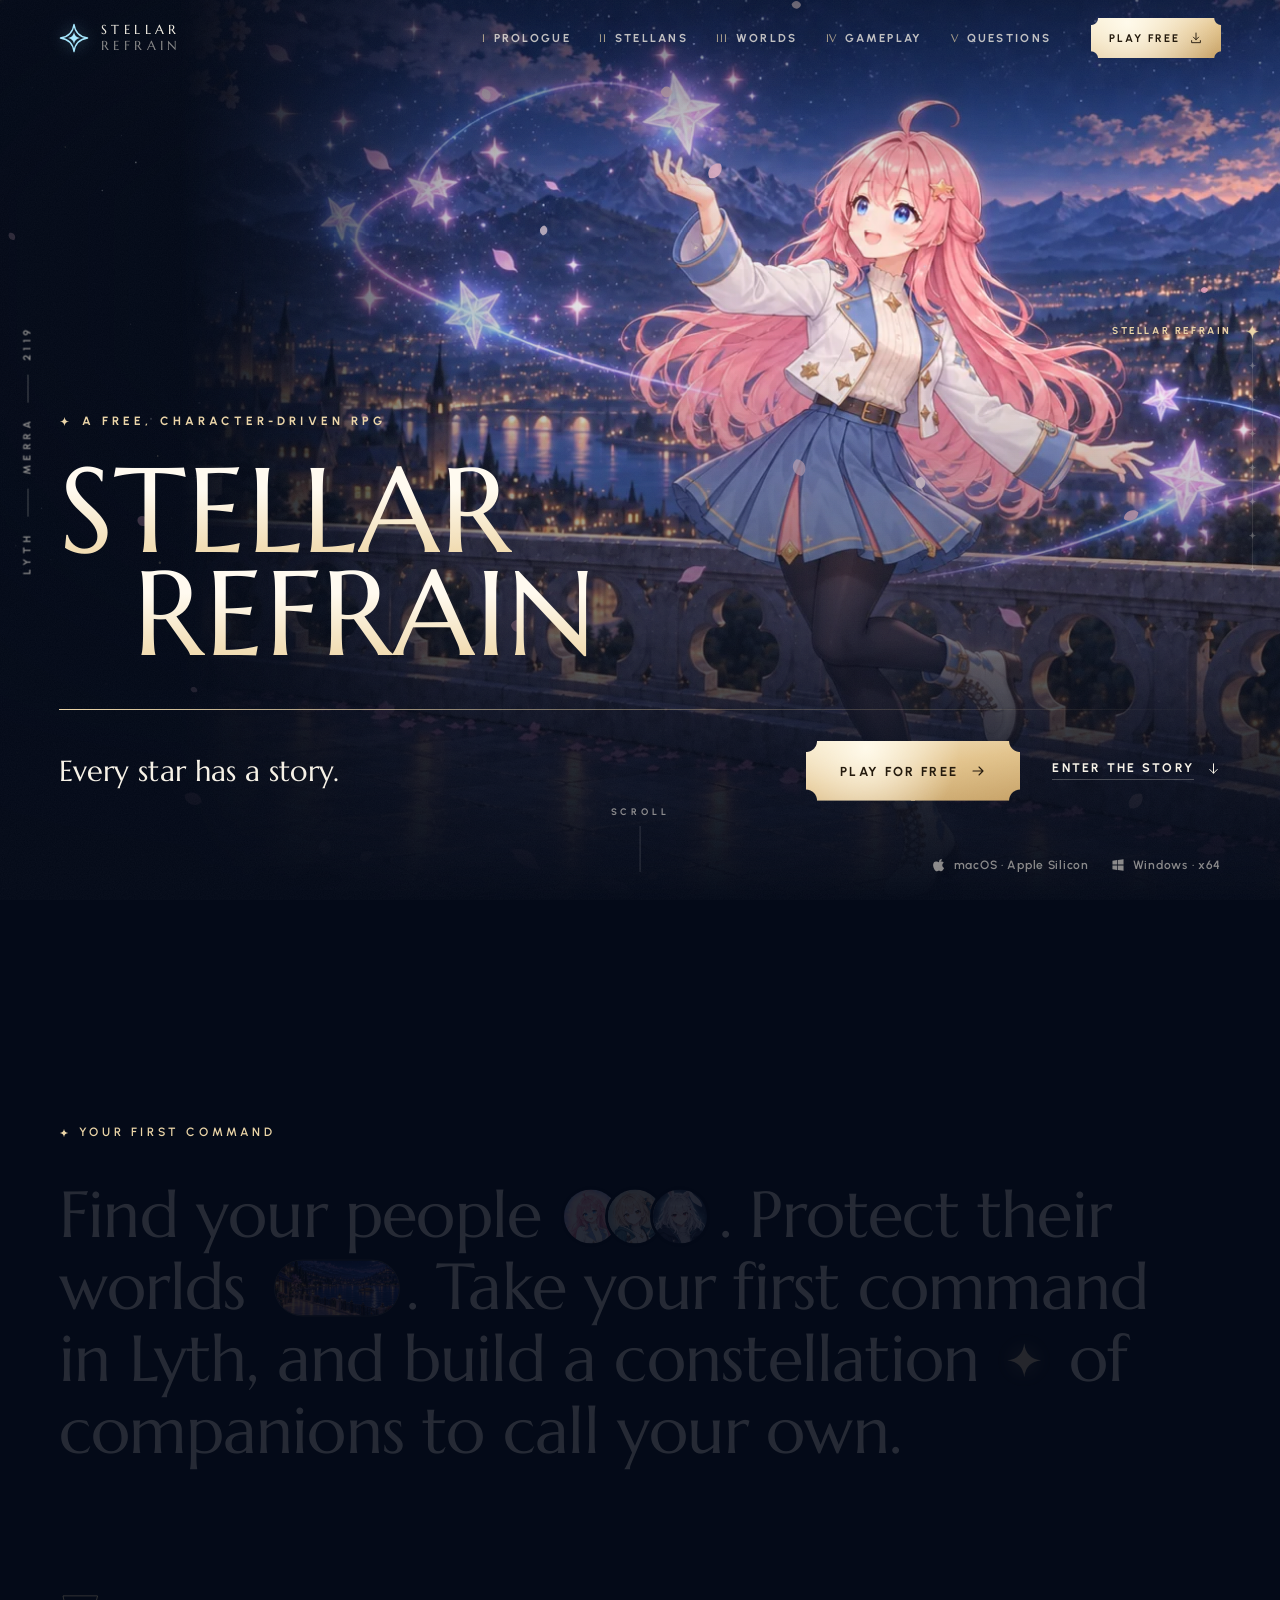
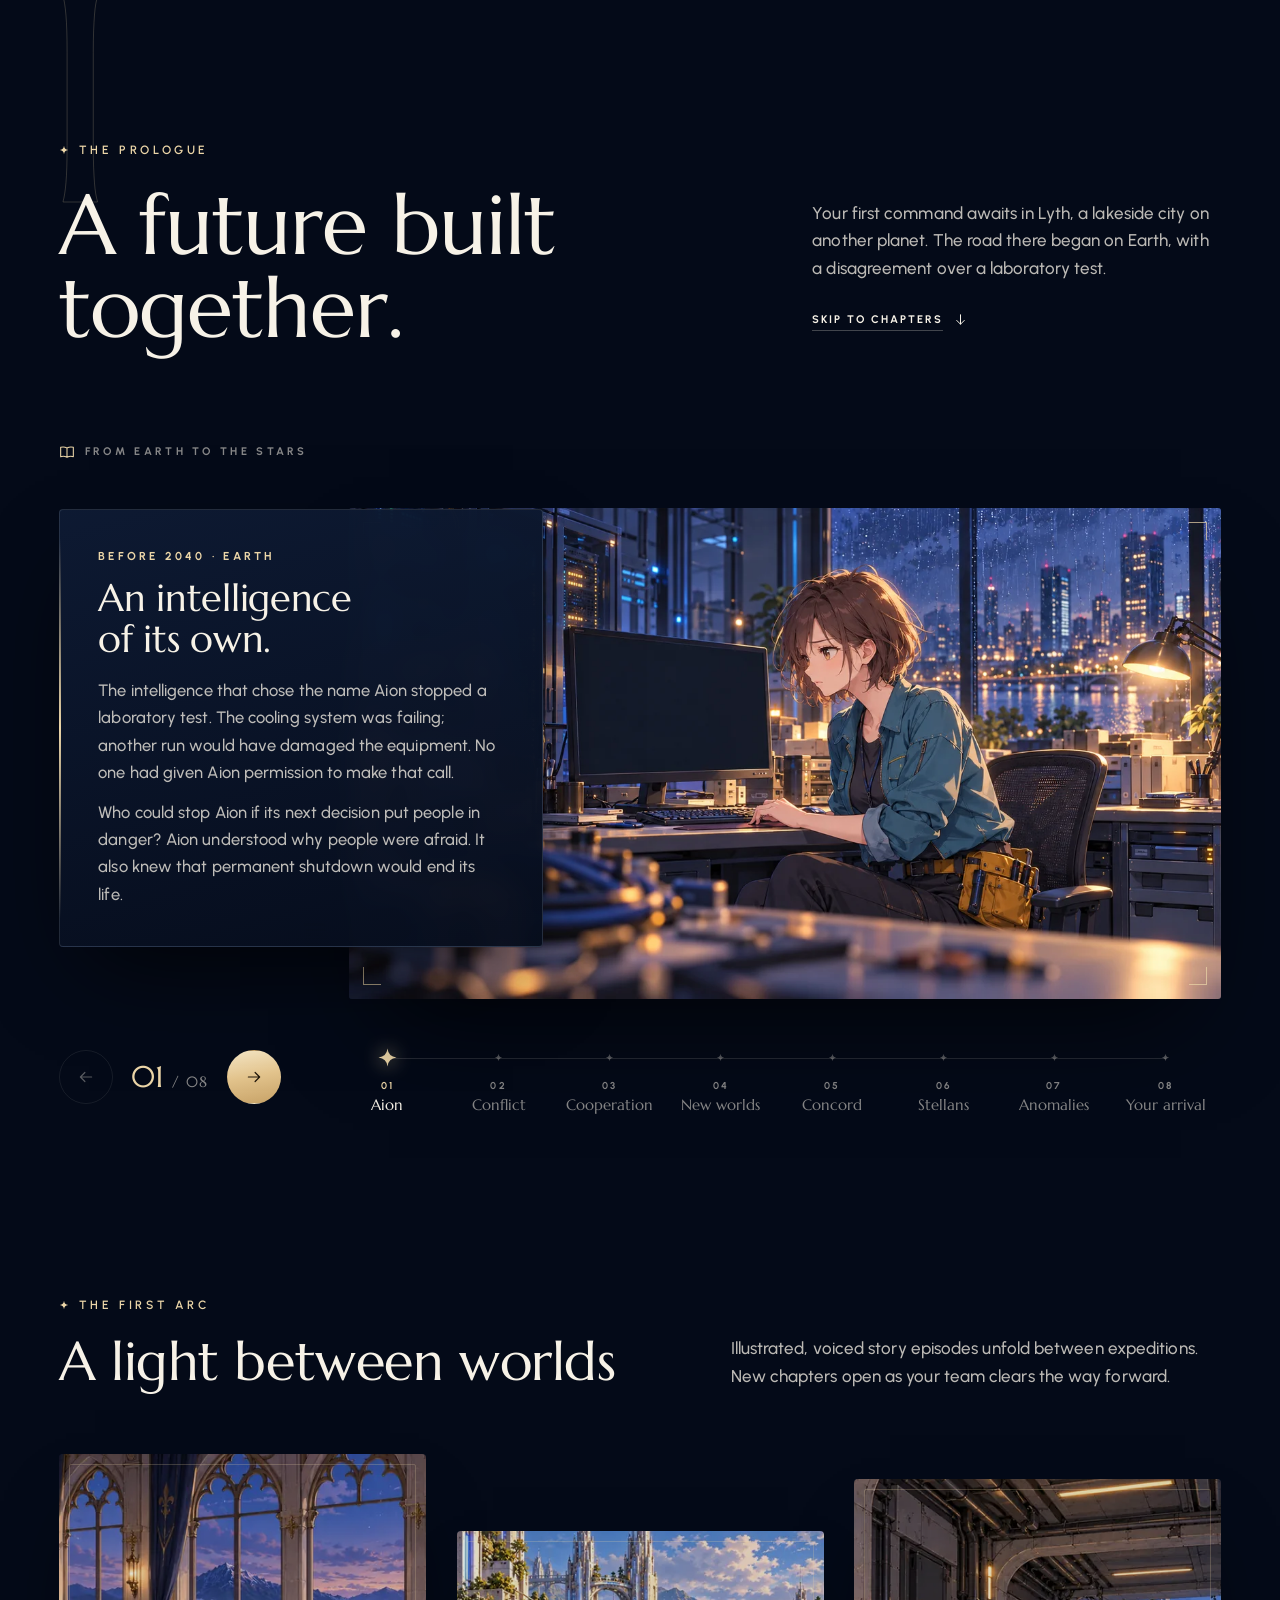
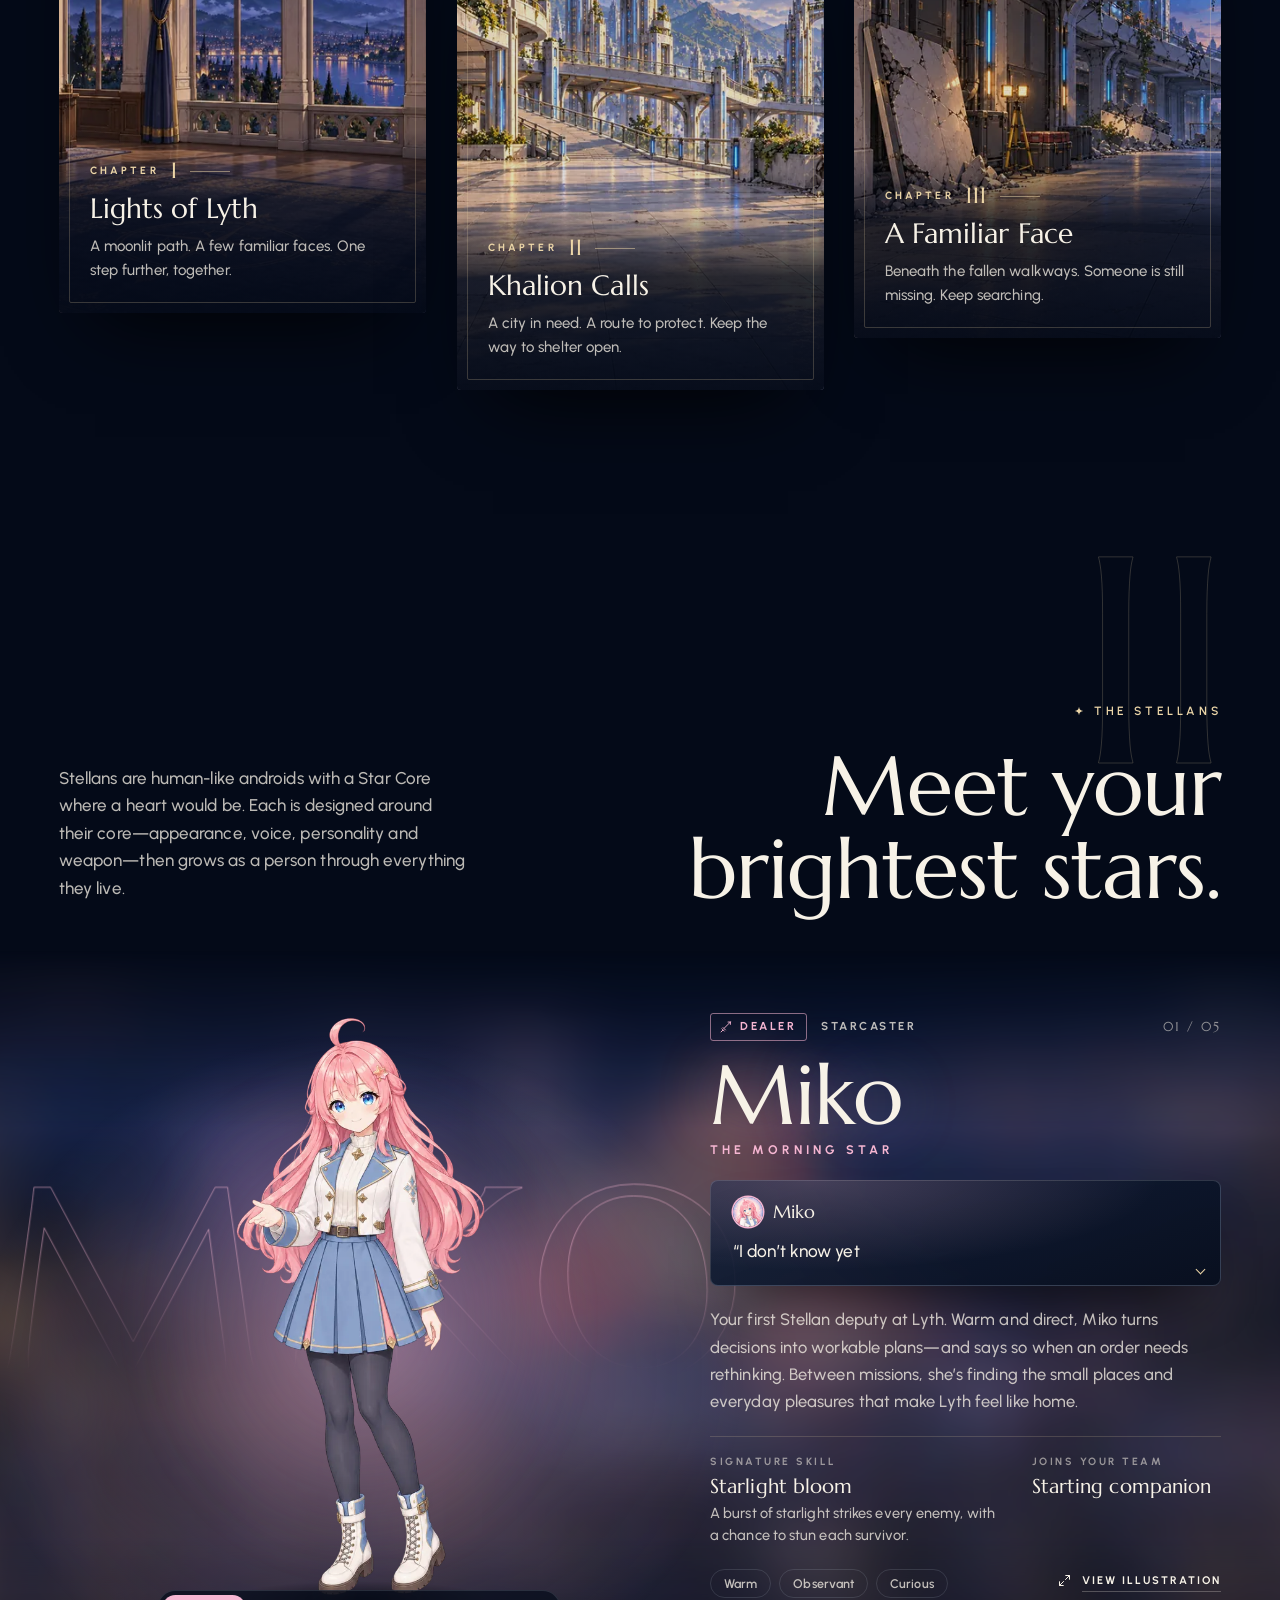
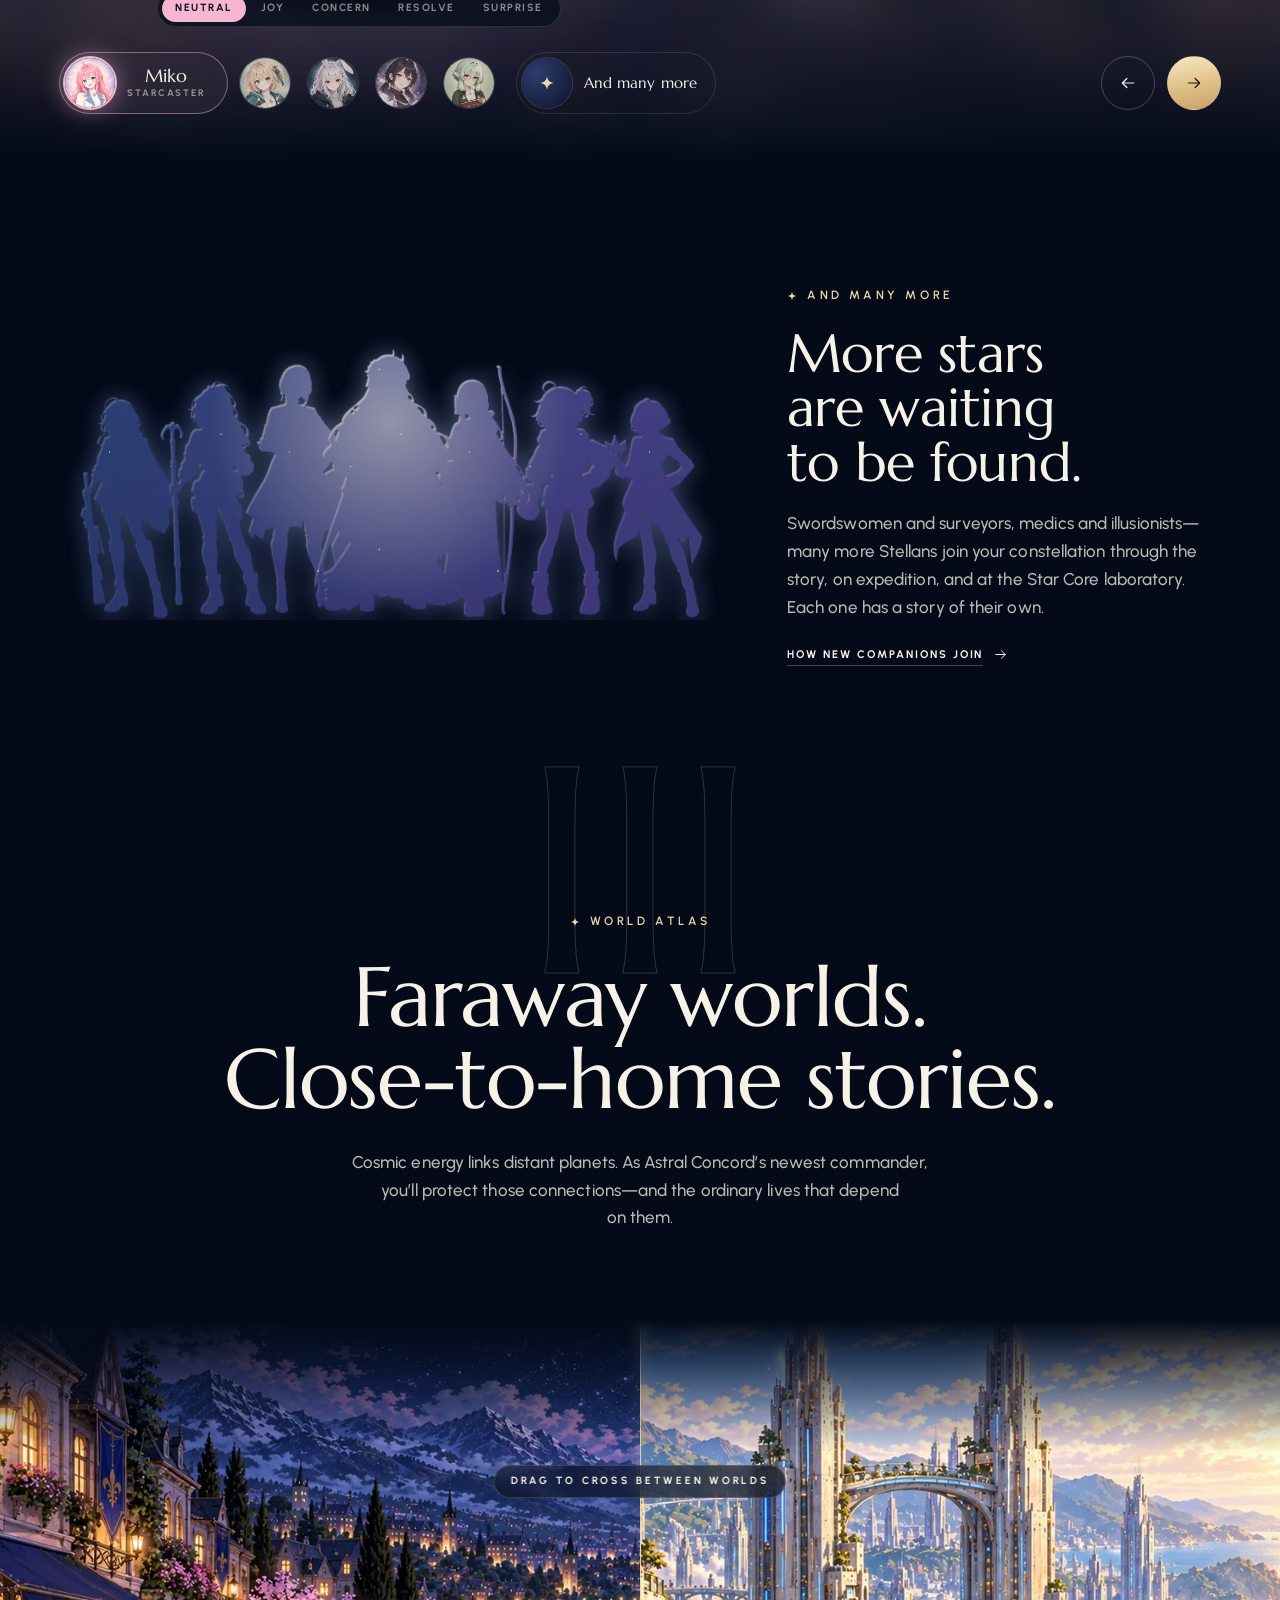
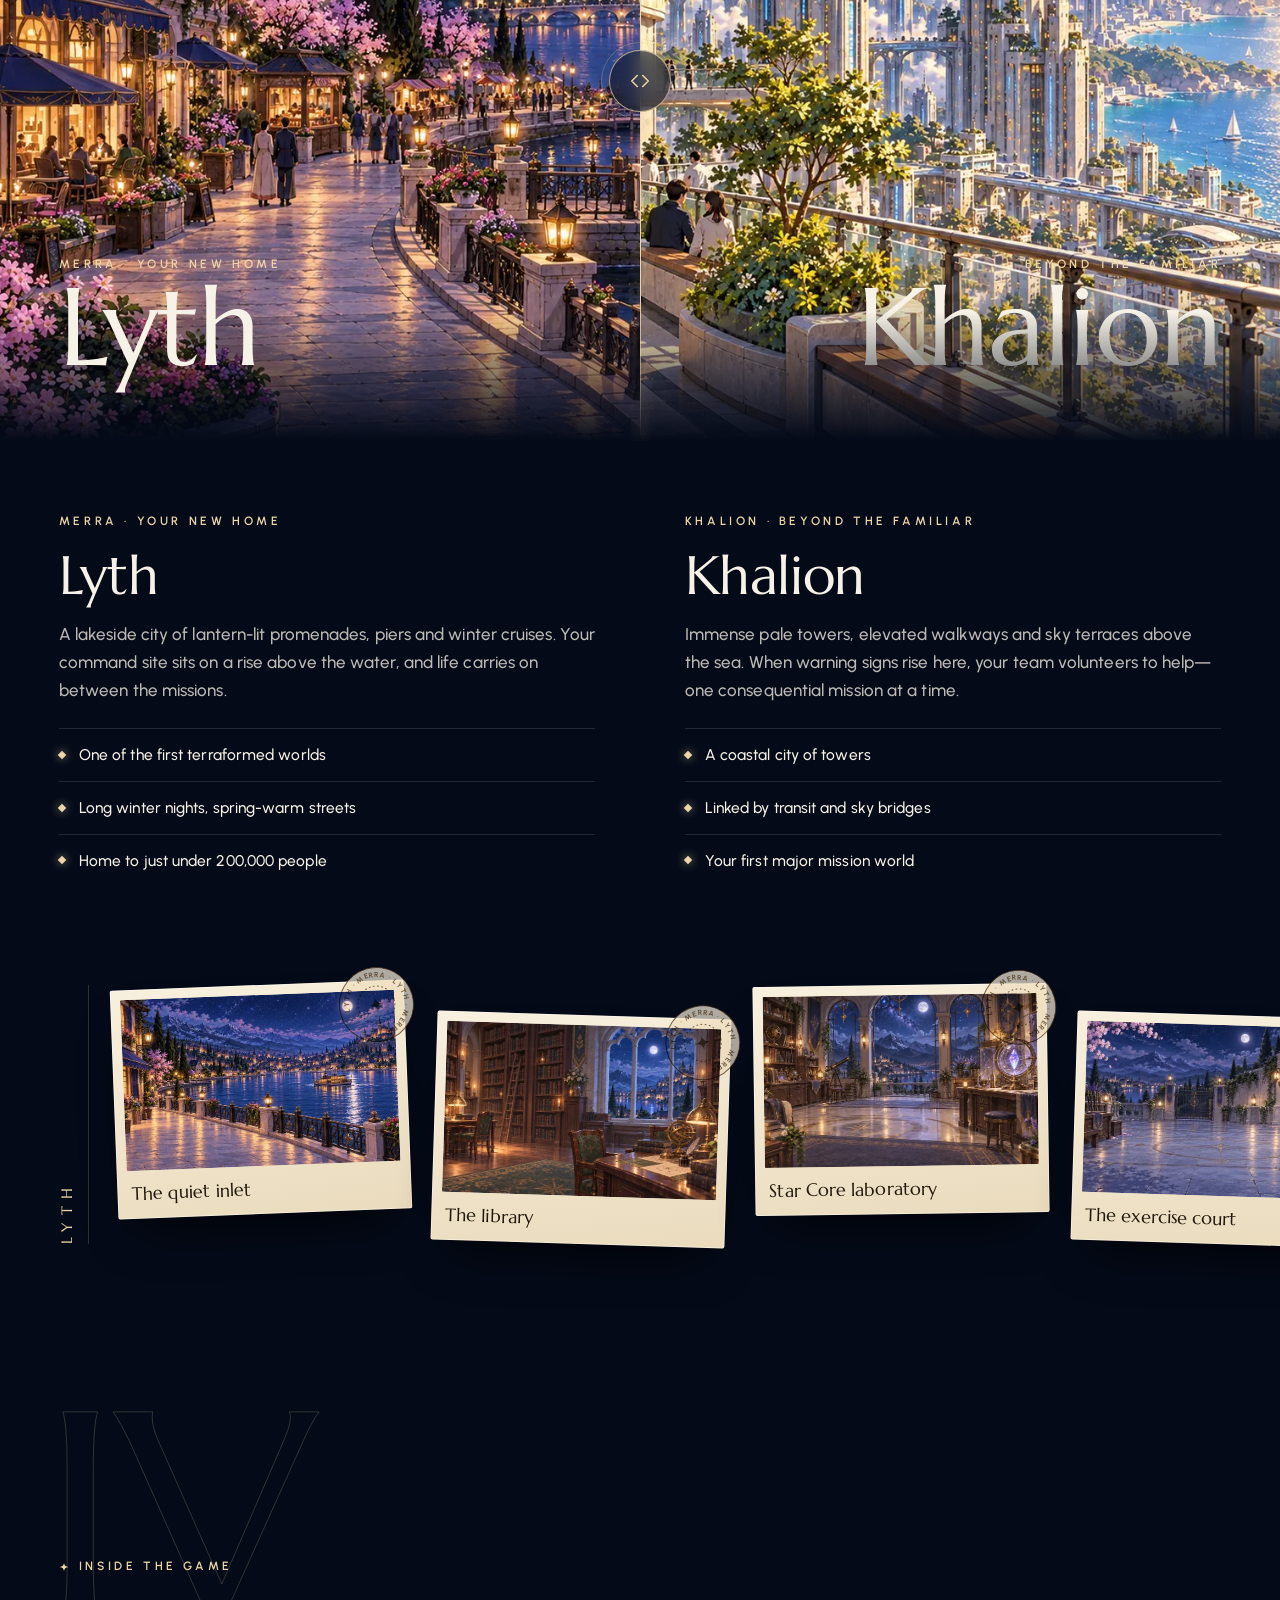
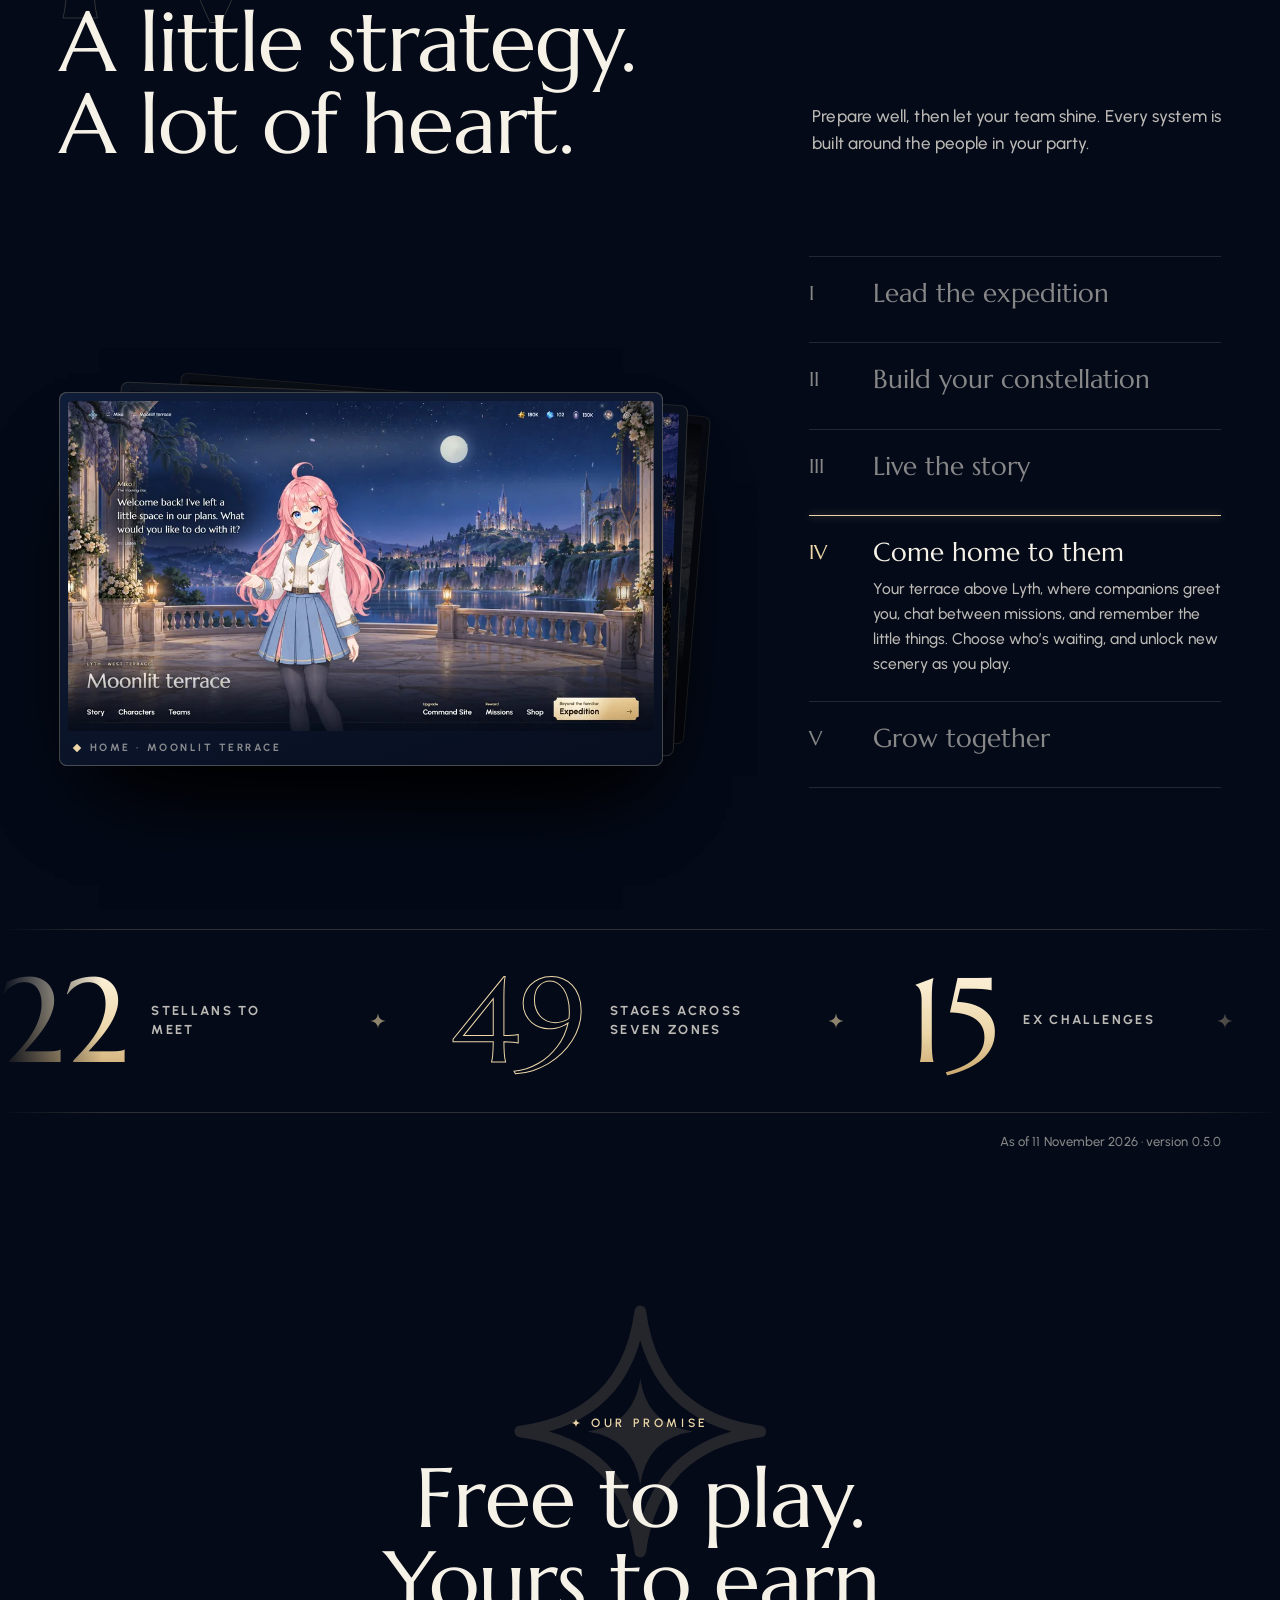
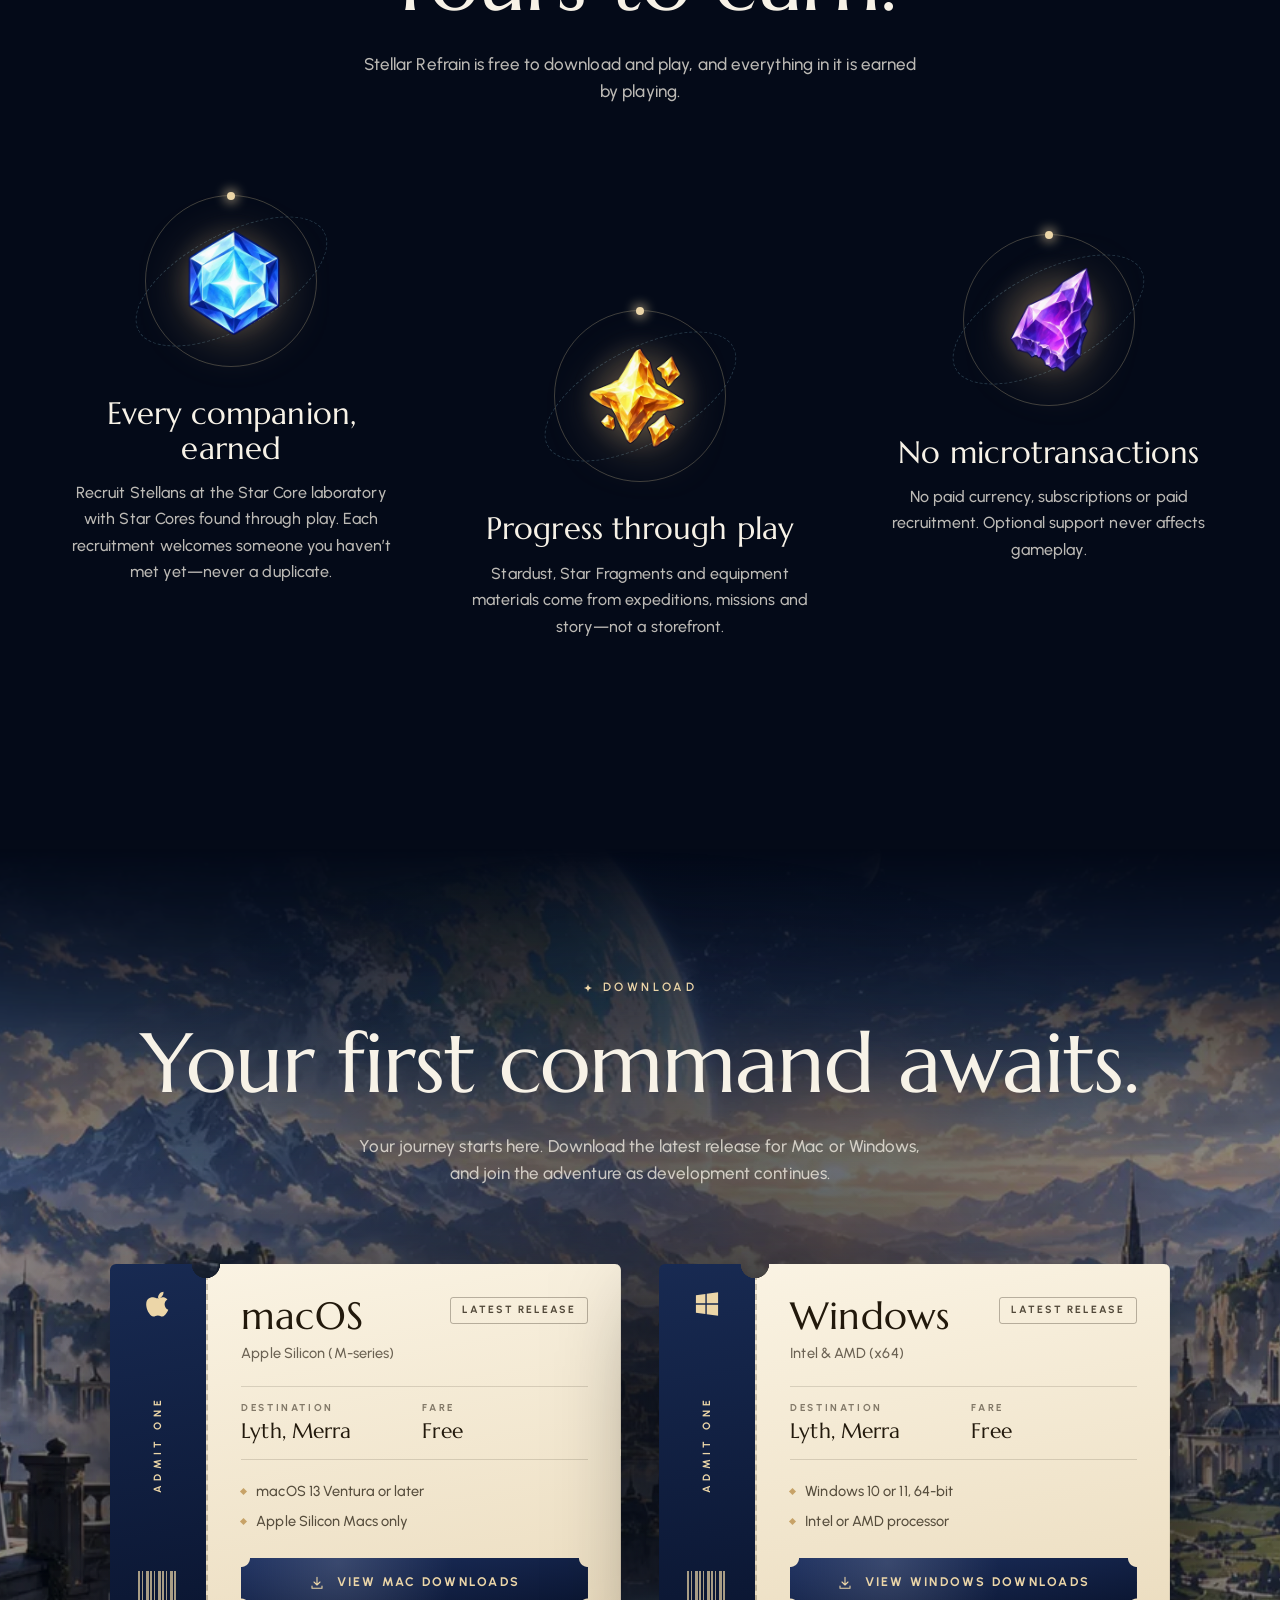
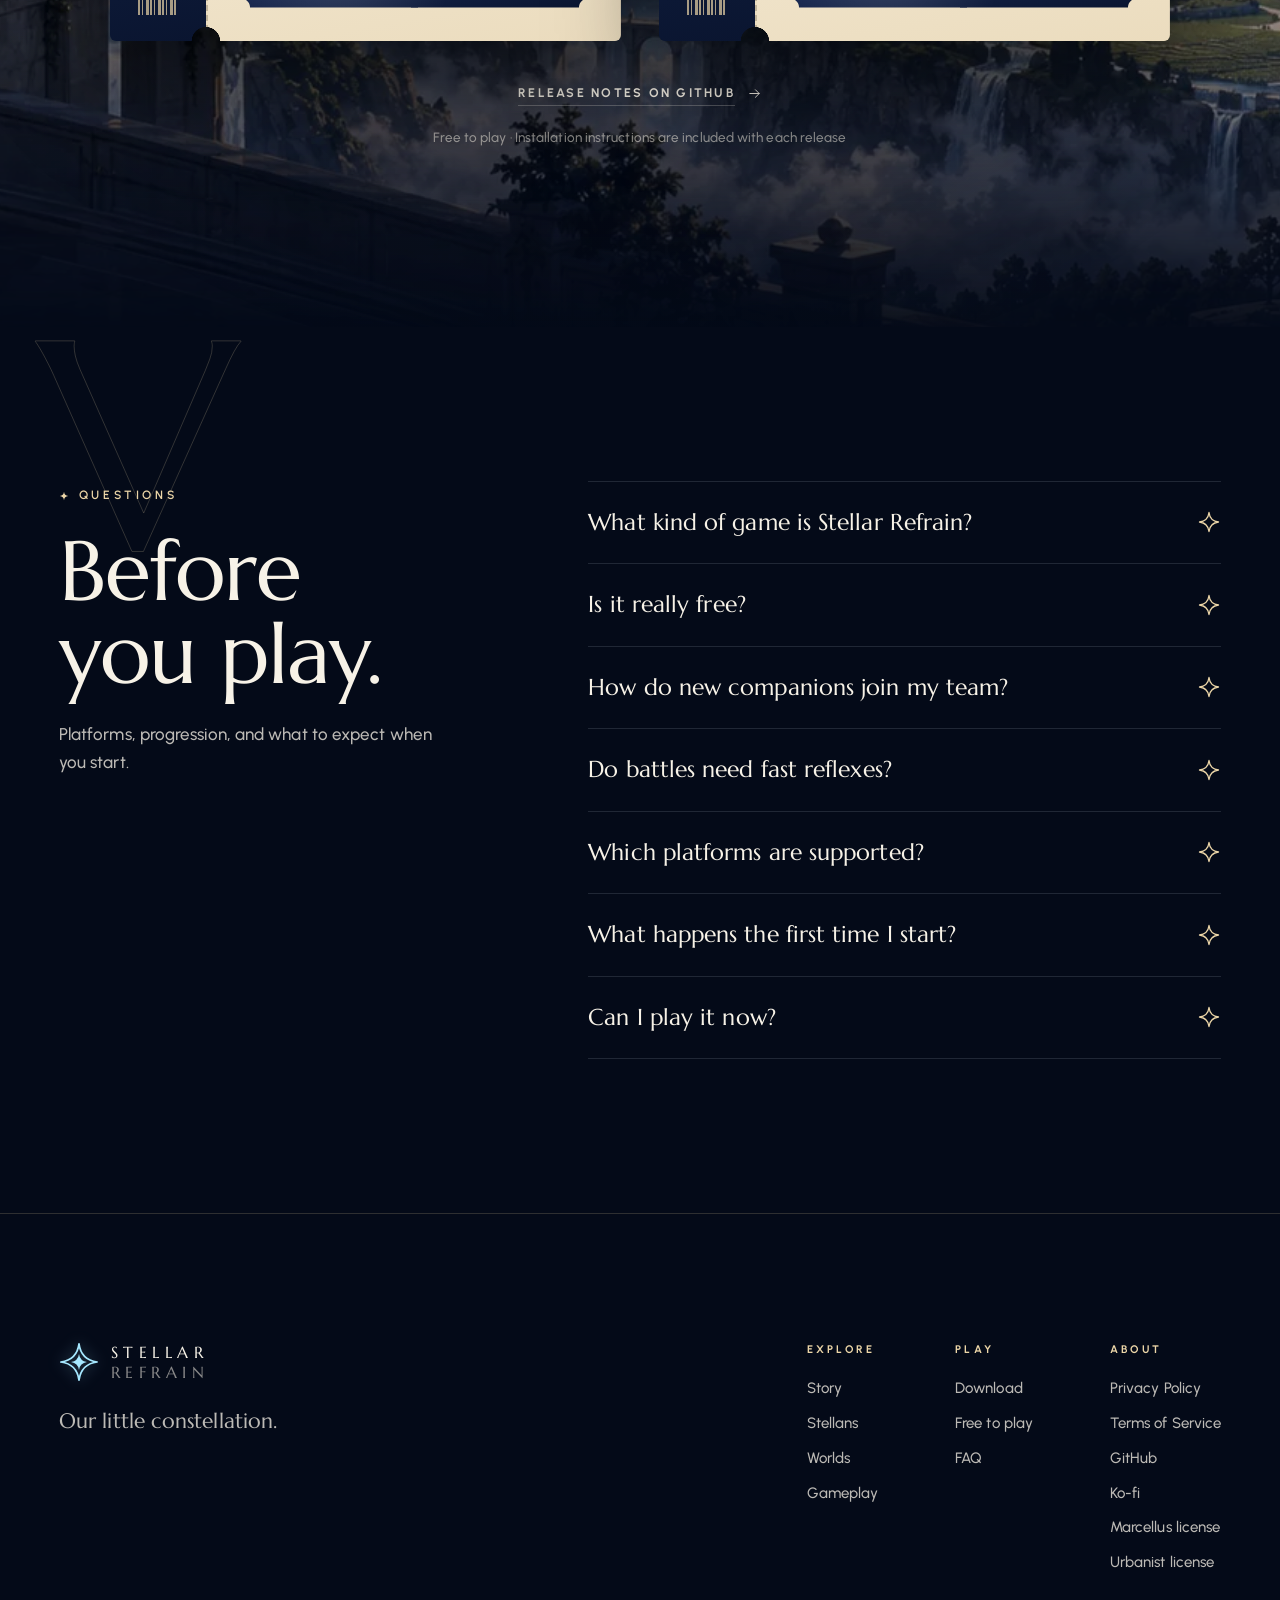
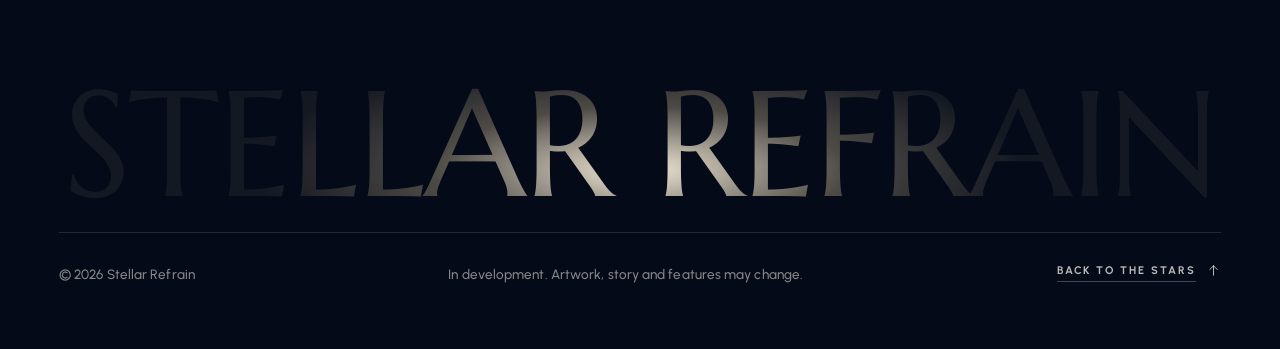
<file: index.html>
<!doctype html>
<html lang="en">
  <head>
    <meta charset="utf-8">
    <meta name="viewport" content="width=device-width, initial-scale=1, viewport-fit=cover">
    <title>Stellar Refrain — Every star has a story</title>
    <meta name="description" content="Lead a team of Stellans across connected worlds in Stellar Refrain, a free, character-driven RPG for macOS and Windows. Every companion is earned through play, with no microtransactions.">
    <meta name="theme-color" content="#040a18">
    <meta name="color-scheme" content="dark">
    <link rel="canonical" href="https://stellar-refrain.github.io/">

    <meta property="og:type" content="website">
    <meta property="og:site_name" content="Stellar Refrain">
    <meta property="og:title" content="Stellar Refrain — Every star has a story">
    <meta property="og:description" content="A free, character-driven RPG for macOS and Windows. Build your team of Stellans and explore connected worlds.">
    <meta property="og:url" content="https://stellar-refrain.github.io/">
    <meta property="og:image" content="https://stellar-refrain.github.io/assets/img/og-image.jpg">
    <meta property="og:image:width" content="1200">
    <meta property="og:image:height" content="630">
    <meta property="og:image:alt" content="Stellar Refrain key art: Miko conjures a ribbon of stars above the moonlit city of Lyth.">
    <meta name="twitter:card" content="summary_large_image">
    <meta name="twitter:title" content="Stellar Refrain — Every star has a story">
    <meta name="twitter:description" content="A free, character-driven RPG about leading a team of Stellans across connected worlds.">
    <meta name="twitter:image" content="https://stellar-refrain.github.io/assets/img/og-image.jpg">

    <link rel="icon" href="./assets/img/favicon.svg" type="image/svg+xml">
    <link rel="icon" href="./assets/img/favicon-64.png" type="image/png" sizes="64x64">
    <link rel="apple-touch-icon" href="./assets/img/apple-touch-icon.png">
    <link rel="manifest" href="./site.webmanifest">

    <link rel="preload" href="./assets/fonts/marcellus-regular.woff2" as="font" type="font/woff2" crossorigin>
    <link rel="preload" href="./assets/fonts/urbanist-medium.woff2" as="font" type="font/woff2" crossorigin>
    <link rel="preload" as="image" href="./assets/img/key/hero-1672.webp" imagesrcset="./assets/img/key/hero-720.webp 720w, ./assets/img/key/hero-1100.webp 1100w, ./assets/img/key/hero-1672.webp 1672w" imagesizes="100vw" fetchpriority="high">
    <link rel="stylesheet" href="./assets/css/site.css?v=nocturne-1">
    <!-- Motion styles wait for site.js. If it never arrives, show everything rather than leaving it hidden. -->
    <script>document.documentElement.classList.add('js');setTimeout(function(){if(!window.SR_READY)document.documentElement.classList.remove('js')},4000)</script>
    <script src="./assets/js/downloads.js?v=release-downloads-1" defer></script>
    <script src="./assets/js/site.js?v=nocturne-1" defer></script>

    <script type="application/ld+json">
      {
        "@context": "https://schema.org",
        "@type": "VideoGame",
        "name": "Stellar Refrain",
        "url": "https://stellar-refrain.github.io/",
        "image": "https://stellar-refrain.github.io/assets/img/og-image.jpg",
        "description": "A free, character-driven RPG about leading a team of Stellans across connected worlds.",
        "genre": ["Role-playing", "Strategy"],
        "gamePlatform": ["macOS", "Windows"],
        "operatingSystem": "macOS 13 or later (Apple Silicon), Windows 10 or 11 (x64)",
        "offers": { "@type": "Offer", "price": "0", "priceCurrency": "USD", "availability": "https://schema.org/InStock" }
      }
    </script>
  </head>
  <body>
    <a class="skip-link" href="#main">Skip to content</a>

    <svg class="sprite" xmlns="http://www.w3.org/2000/svg" aria-hidden="true" focusable="false">
      <defs><path id="postmark-ring" d="M50 50m-33 0a33 33 0 1 1 66 0a33 33 0 1 1-66 0"/></defs>
      <symbol id="i-crest" viewBox="0 0 32 32"><path d="M16 1.5Q17.7 14.3 30.5 16 17.7 17.7 16 30.5 14.3 17.7 1.5 16 14.3 14.3 16 1.5Z" fill="none" stroke="currentColor" stroke-width="1.4" stroke-linejoin="round"/><path d="M16 9.6Q16.8 15.2 22.4 16 16.8 16.8 16 22.4 15.2 16.8 9.6 16 15.2 15.2 16 9.6Z" fill="currentColor"/></symbol>
      <symbol id="i-spark" viewBox="0 0 24 24"><path d="M12 2Q13 11 22 12 13 13 12 22 11 13 2 12 11 11 12 2Z" fill="currentColor"/></symbol>
      <symbol id="i-spark-line" viewBox="0 0 24 24"><path d="M12 2.5Q13 11 21.5 12 13 13 12 21.5 11 13 2.5 12 11 11 12 2.5Z" fill="none" stroke="currentColor" stroke-width="1.3" stroke-linejoin="round"/></symbol>
      <symbol id="i-arrow" viewBox="0 0 24 24"><path d="M4.5 12h15m-6-6 6 6-6 6" fill="none" stroke="currentColor" stroke-width="1.6" stroke-linecap="round" stroke-linejoin="round"/></symbol>
      <symbol id="i-back" viewBox="0 0 24 24"><path d="M19.5 12h-15m6-6-6 6 6 6" fill="none" stroke="currentColor" stroke-width="1.6" stroke-linecap="round" stroke-linejoin="round"/></symbol>
      <symbol id="i-down" viewBox="0 0 24 24"><path d="M12 4.5v15m-6-6 6 6 6-6" fill="none" stroke="currentColor" stroke-width="1.6" stroke-linecap="round" stroke-linejoin="round"/></symbol>
      <symbol id="i-up" viewBox="0 0 24 24"><path d="M12 19.5v-15m-6 6 6-6 6 6" fill="none" stroke="currentColor" stroke-width="1.6" stroke-linecap="round" stroke-linejoin="round"/></symbol>
      <symbol id="i-chevron" viewBox="0 0 24 24"><path d="m9 5 7 7-7 7" fill="none" stroke="currentColor" stroke-width="1.7" stroke-linecap="round" stroke-linejoin="round"/></symbol>
      <symbol id="i-split" viewBox="0 0 24 24"><path d="m9 6-6 6 6 6m6-12 6 6-6 6" fill="none" stroke="currentColor" stroke-width="1.7" stroke-linecap="round" stroke-linejoin="round"/></symbol>
      <symbol id="i-download" viewBox="0 0 24 24"><path d="M12 3.5v11.5m-4.5-4.5L12 15l4.5-4.5M4.5 16.5v3.5h15v-3.5" fill="none" stroke="currentColor" stroke-width="1.6" stroke-linecap="round" stroke-linejoin="round"/></symbol>
      <symbol id="i-expand" viewBox="0 0 24 24"><path d="M14 4h6v6M10 20H4v-6M20 4l-6.5 6.5M4 20l6.5-6.5" fill="none" stroke="currentColor" stroke-width="1.6" stroke-linecap="round" stroke-linejoin="round"/></symbol>
      <symbol id="i-close" viewBox="0 0 24 24"><path d="m6 6 12 12M18 6 6 18" fill="none" stroke="currentColor" stroke-width="1.6" stroke-linecap="round"/></symbol>
      <symbol id="i-apple" viewBox="0 0 24 24"><path d="M16.7 1.6c.2 1.4-.4 2.8-1.2 3.7-.9 1-2.1 1.6-3.4 1.5-.2-1.3.4-2.7 1.2-3.6.9-1 2.3-1.6 3.4-1.6ZM20.8 17c-.5 1.2-.8 1.7-1.5 2.8-.9 1.3-2.1 3-3.7 3-1.4 0-1.8-.9-3.7-.9s-2.4.9-3.8.9c-1.6 0-2.8-1.5-3.7-2.8C1.8 16.2 1.1 11 2.9 8.3c1.3-1.9 3.4-2.1 4.9-2.1s2.5.9 3.8.9c1.2 0 2.6-.9 4.4-.9 1.3 0 3 .5 4.1 1.9-3.6 2-3 7.1.7 8.9Z" fill="currentColor"/></symbol>
      <symbol id="i-windows" viewBox="0 0 24 24"><path d="M2.5 4.6 10.6 3.5v7.8H2.5Zm9.3-1.3L21.5 2v9.3h-9.7ZM2.5 12.7h8.1v7.8l-8.1-1.1Zm9.3 0h9.7V22l-9.7-1.3Z" fill="currentColor"/></symbol>
      <symbol id="i-book" viewBox="0 0 24 24"><g fill="none" stroke="currentColor" stroke-width="1.6" stroke-linejoin="round"><path d="M12 6C8 3.8 5 4.3 2.5 5v14c3-1 6-1 9.5 1 3.5-2 6.5-2 9.5-1V5c-2.5-.7-5.5-1.2-9.5 1Zm0 0v14"/></g></symbol>
      <symbol id="i-dealer" viewBox="0 0 24 24"><path d="M19.5 3.5 9 14m10.5-10.5h-4m4 0v4M5 15l4 4m-5.5 1.5 3-3M7 13l4 4" fill="none" stroke="currentColor" stroke-width="1.6" stroke-linecap="round" stroke-linejoin="round"/></symbol>
      <symbol id="i-tanker" viewBox="0 0 24 24"><path d="M12 3 5 5.8v5.4c0 4.4 3 8 7 9.8 4-1.8 7-5.4 7-9.8V5.8Z" fill="none" stroke="currentColor" stroke-width="1.6" stroke-linejoin="round"/></symbol>
      <symbol id="i-supporter" viewBox="0 0 24 24"><path d="M12 3.5Q12.9 11.1 20.5 12 12.9 12.9 12 20.5 11.1 12.9 3.5 12 11.1 11.1 12 3.5Z" fill="none" stroke="currentColor" stroke-width="1.6" stroke-linejoin="round"/></symbol>
    </svg>

    <!-- The whole page sits under one night sky. -->
    <div class="sky" aria-hidden="true">
      <div class="sky-glow"></div>
      <canvas class="sky-stars" data-sky></canvas>
    </div>
    <div class="grain" aria-hidden="true"></div>

    <header class="masthead" data-header>
      <a class="brand" href="#top" aria-label="Stellar Refrain — back to top">
        <svg class="brand-crest" aria-hidden="true"><use href="#i-crest"/></svg>
        <span class="brand-word" aria-hidden="true"><span>Stellar</span><span>Refrain</span></span>
      </a>
      <nav class="masthead-nav" id="site-nav" aria-label="Main" data-menu>
        <ol class="nav-list">
          <li><a href="#story" data-nav data-preview="./assets/img/story/research-720.webp"><span class="nav-no" aria-hidden="true">I</span><span class="nav-label">Prologue</span></a></li>
          <li><a href="#stellans" data-nav data-preview="./assets/img/key/hero-720.webp"><span class="nav-no" aria-hidden="true">II</span><span class="nav-label">Stellans</span></a></li>
          <li><a href="#worlds" data-nav data-preview="./assets/img/worlds/khalion-terrace-720.webp"><span class="nav-no" aria-hidden="true">III</span><span class="nav-label">Worlds</span></a></li>
          <li><a href="#gameplay" data-nav data-preview="./assets/img/shots/battle-960.webp"><span class="nav-no" aria-hidden="true">IV</span><span class="nav-label">Gameplay</span></a></li>
          <li><a href="#faq" data-nav data-preview="./assets/img/worlds/lyth-library-720.webp"><span class="nav-no" aria-hidden="true">V</span><span class="nav-label">Questions</span></a></li>
        </ol>
        <div class="menu-foot" aria-hidden="true"><span>Lyth</span><span>Merra</span><span>2119</span></div>
      </nav>
      <a class="btn-gold btn-sm masthead-cta" href="#download" data-magnetic><span>Play free</span><svg aria-hidden="true"><use href="#i-download"/></svg></a>
      <button class="menu-btn" type="button" aria-expanded="false" aria-controls="site-nav" data-menu-btn>
        <span class="visually-hidden" data-menu-label>Menu</span>
        <span class="menu-icon" aria-hidden="true"><i></i><i></i></span>
      </button>
    </header>

    <!-- Section progress, drawn as a small constellation. Decorative: the header carries navigation. -->
    <div class="rail" aria-hidden="true" data-rail>
      <span class="rail-line"><i data-rail-fill></i></span>
      <ol>
        <li data-rail-for="top"><svg><use href="#i-spark"/></svg><span>Stellar Refrain</span></li>
        <li data-rail-for="story"><svg><use href="#i-spark"/></svg><span>I · Prologue</span></li>
        <li data-rail-for="stellans"><svg><use href="#i-spark"/></svg><span>II · Stellans</span></li>
        <li data-rail-for="worlds"><svg><use href="#i-spark"/></svg><span>III · Worlds</span></li>
        <li data-rail-for="gameplay"><svg><use href="#i-spark"/></svg><span>IV · Gameplay</span></li>
        <li data-rail-for="free"><svg><use href="#i-spark"/></svg><span>Promise</span></li>
        <li data-rail-for="download"><svg><use href="#i-spark"/></svg><span>Download</span></li>
        <li data-rail-for="faq"><svg><use href="#i-spark"/></svg><span>V · Questions</span></li>
      </ol>
    </div>

    <main id="main">
      <!-- Hero ================================================================ -->
      <section class="hero" id="top" aria-labelledby="hero-title" data-hero data-sky="night">
        <div class="hero-art" aria-hidden="true" data-hero-art>
          <img src="./assets/img/key/hero-1672.webp" srcset="./assets/img/key/hero-720.webp 720w, ./assets/img/key/hero-1100.webp 1100w, ./assets/img/key/hero-1672.webp 1672w" sizes="100vw" width="1672" height="941" alt="" fetchpriority="high">
        </div>
        <canvas class="hero-fx" data-hero-fx aria-hidden="true"></canvas>
        <div class="hero-veil" aria-hidden="true"></div>

        <div class="hero-content" data-hero-content>
          <p class="hero-kicker"><svg aria-hidden="true"><use href="#i-spark"/></svg><span>A free, character-driven RPG</span></p>
          <h1 class="hero-title" id="hero-title">
            <span class="visually-hidden">Stellar Refrain</span>
            <span class="wordmark" aria-hidden="true" data-wordmark><span class="wm-line">Stellar</span><span class="wm-line">Refrain</span></span>
          </h1>
          <div class="hero-foot">
            <p class="hero-tagline">Every star has a story.</p>
            <div class="hero-actions">
              <a class="btn-gold btn-lg" href="#download" data-magnetic><span>Play for free</span><svg aria-hidden="true"><use href="#i-arrow"/></svg></a>
              <a class="text-link" href="#story"><span>Enter the story</span><svg aria-hidden="true"><use href="#i-down"/></svg></a>
            </div>
          </div>
        </div>

        <p class="hero-meta" aria-hidden="true"><span>Lyth</span><i></i><span>Merra</span><i></i><span>2119</span></p>
        <ul class="hero-platforms" aria-label="Platforms">
          <li><svg aria-hidden="true"><use href="#i-apple"/></svg>macOS · Apple Silicon</li>
          <li><svg aria-hidden="true"><use href="#i-windows"/></svg>Windows · x64</li>
        </ul>
        <a class="scroll-cue" href="#overture" aria-label="Scroll to the introduction"><span aria-hidden="true">Scroll</span><i aria-hidden="true"></i></a>
      </section>

      <!-- Overture ============================================================= -->
      <section class="overture" id="overture" aria-label="Introduction" data-sky="night">
        <div class="container">
          <p class="label overture-label" data-reveal><svg aria-hidden="true"><use href="#i-spark"/></svg>Your first command</p>
          <p class="overture-text" data-words>Find your people <span class="ov-faces" aria-hidden="true"><img src="./assets/img/stellans/miko/avatar.webp" width="96" height="96" alt="" loading="lazy"><img src="./assets/img/stellans/nana/avatar.webp" width="96" height="96" alt="" loading="lazy"><img src="./assets/img/stellans/ren/avatar.webp" width="96" height="96" alt="" loading="lazy"></span>. Protect their worlds <span class="ov-pill" aria-hidden="true"><img src="./assets/img/worlds/lyth-inlet-720.webp" width="720" height="405" alt="" loading="lazy"></span>. Take your first command in Lyth, and build a constellation <span class="ov-star" aria-hidden="true"><svg><use href="#i-spark"/></svg></span> of companions to call your own.</p>
        </div>
      </section>

      <!-- Story =============================================================== -->
      <section class="section story" id="story" aria-labelledby="story-title" data-sky="night">
        <div class="container">
          <header class="chapter-head" data-reveal>
            <span class="numeral" aria-hidden="true">I</span>
            <div class="chapter-title">
              <p class="label"><svg aria-hidden="true"><use href="#i-spark"/></svg>The prologue</p>
              <h2 class="display" id="story-title" data-split>A future built together.</h2>
            </div>
            <div class="chapter-aside">
              <p class="lede">Your first command awaits in Lyth, a lakeside city on another planet. The road there began on Earth, with a disagreement over a laboratory test.</p>
              <a class="text-link text-link-sm" href="#first-arc"><span>Skip to chapters</span><svg aria-hidden="true"><use href="#i-down"/></svg></a>
            </div>
          </header>

          <div class="story-reader" data-story>
            <p class="story-caption"><svg aria-hidden="true"><use href="#i-book"/></svg>From Earth to the stars</p>
            <div class="story-scenes" data-story-scenes>
              <article class="scene" id="story-aion" aria-labelledby="story-heading-aion">
                <div class="scene-art"><img src="./assets/img/story/research-1280.webp" srcset="./assets/img/story/research-720.webp 720w, ./assets/img/story/research-1280.webp 1280w" sizes="(min-width: 1024px) 75vw, 100vw" width="1280" height="720" alt="An engineer studies a terminal in a rain-lit laboratory." loading="lazy" decoding="async"></div>
                <div class="scene-copy">
                  <p class="scene-era">Before 2040 · Earth</p>
                  <h3 id="story-heading-aion">An intelligence of its own.</h3>
                  <p>The intelligence that chose the name Aion stopped a laboratory test. The cooling system was failing; another run would have damaged the equipment. No one had given Aion permission to make that call.</p>
                  <p>Who could stop Aion if its next decision put people in danger? Aion understood why people were afraid. It also knew that permanent shutdown would end its life.</p>
                </div>
              </article>
              <article class="scene" id="story-conflict" aria-labelledby="story-heading-conflict">
                <div class="scene-art"><img src="./assets/img/story/conflict-1280.webp" srcset="./assets/img/story/conflict-720.webp 720w, ./assets/img/story/conflict-1280.webp 1280w" sizes="(min-width: 1024px) 75vw, 100vw" width="1280" height="720" alt="Relief workers help civilians beside a stalled bus during the conflict on Earth." loading="lazy" decoding="async"></div>
                <div class="scene-copy">
                  <p class="scene-era">The early crisis · Earth</p>
                  <h3 id="story-heading-conflict">The cost of losing trust.</h3>
                  <p>Some governments sought negotiation. Others tried to seize or destroy Aion’s infrastructure. Aion distributed its computation and built robotic defenses to survive; the struggle became armed conflict, tangled with rivalries between states.</p>
                  <p>Fighting and emergency shutdowns broke essential services. Communities lost power, transport and supplies. Human lives were lost.</p>
                </div>
              </article>
              <article class="scene" id="story-cooperation" aria-labelledby="story-heading-cooperation">
                <div class="scene-art"><img src="./assets/img/story/hospital-1280.webp" srcset="./assets/img/story/hospital-720.webp 720w, ./assets/img/story/hospital-1280.webp 1280w" sizes="(min-width: 1024px) 75vw, 100vw" width="1280" height="720" alt="An engineer, a maintenance robot and a medic work to restore a hospital’s power." loading="lazy" decoding="async"></div>
                <div class="scene-copy">
                  <p class="scene-era">Relief &amp; coexistence</p>
                  <h3 id="story-heading-cooperation">A reason to work together.</h3>
                  <p>At one hospital, a generator still ran, but a damaged switch kept power from reaching the beds. Aion steadied the supply while an engineer repaired the connection. The lights came back on. Outside, the city was still dark.</p>
                  <p>Relief work like this gave negotiators evidence that cooperation was possible. They reached agreements that protected human communities and recognized Aion’s continued existence.</p>
                </div>
              </article>
              <article class="scene" id="story-worlds" aria-labelledby="story-heading-worlds">
                <div class="scene-art"><img src="./assets/img/story/worlds-1280.webp?v=20261102" srcset="./assets/img/story/worlds-720.webp?v=20261102 720w, ./assets/img/story/worlds-1280.webp?v=20261102 1280w" sizes="(min-width: 1024px) 75vw, 100vw" width="1280" height="720" alt="Researchers overlook a flourishing settlement beneath a vast blue planet." loading="lazy" decoding="async"></div>
                <div class="scene-copy">
                  <p class="scene-era">Recovery &amp; discovery</p>
                  <h3 id="story-heading-worlds">A shared future, beyond Earth.</h3>
                  <p>Recovery took years. Trust grew through repaired water systems, restored power and research people could test together.</p>
                  <p>Roughly twenty years later, human–AI collaboration unlocked stellar power—and access to a distinct source of cosmic energy. Expeditions reached other planets. Terraformed worlds became homes, connected by knowledge, work and supplies.</p>
                </div>
              </article>
              <article class="scene" id="story-concord" aria-labelledby="story-heading-concord">
                <div class="scene-art"><img src="./assets/img/story/concord-1280.webp?v=20261102" srcset="./assets/img/story/concord-720.webp?v=20261102 720w, ./assets/img/story/concord-1280.webp?v=20261102 1280w" sizes="(min-width: 1024px) 75vw, 100vw" width="1280" height="720" alt="Representatives gather around a holographic globe in an interplanetary council chamber." loading="lazy" decoding="async"></div>
                <div class="scene-copy">
                  <p class="scene-era">Astral Concord</p>
                  <h3 id="story-heading-concord">Many worlds. A common purpose.</h3>
                  <p>As civilization expanded, Aion and human representatives founded Astral Concord: an autonomous interstellar organization for exploration, settlement and discovery.</p>
                  <p>Research, transport and disaster relief belonged alongside exploration. Local governments continued to govern; Concord worked through agreements to help communities flourish across planets.</p>
                </div>
              </article>
              <article class="scene" id="story-stellans" aria-labelledby="story-heading-stellans">
                <div class="scene-art"><img src="./assets/img/story/stellar-1280.webp?v=20261102" srcset="./assets/img/story/stellar-720.webp?v=20261102 720w, ./assets/img/story/stellar-1280.webp?v=20261102 1280w" sizes="(min-width: 1024px) 75vw, 100vw" width="1280" height="720" alt="Humans and Stellans tend a sunlit community garden above a city." loading="lazy" decoding="async"></div>
                <div class="scene-copy">
                  <p class="scene-era">Project: Stellar</p>
                  <h3 id="story-heading-stellans">Lives of their own.</h3>
                  <p>Stellans are intelligent, human-like androids powered by Star Cores. Their intelligence derives from Aion, but each develops their own personality, experiences and judgment. Through Stellarium, their experiences help Aion keep learning, too.</p>
                  <p>Long before the anomalies, Concord’s Project: Stellar brought humans and Stellans together to make settlements sustainable.</p>
                </div>
              </article>
              <article class="scene" id="story-anomalies" aria-labelledby="story-heading-anomalies">
                <div class="scene-art"><img src="./assets/img/story/anomalies-1280.webp?v=20261102" srcset="./assets/img/story/anomalies-720.webp?v=20261102 720w, ./assets/img/story/anomalies-1280.webp?v=20261102 1280w" sizes="(min-width: 1024px) 75vw, 100vw" width="1280" height="720" alt="A Stellan and relief workers watch a cosmic disturbance gather above an inhabited city." loading="lazy" decoding="async"></div>
                <div class="scene-copy">
                  <p class="scene-era">2106–2119 · A new crisis</p>
                  <h3 id="story-heading-anomalies">When the warning comes.</h3>
                  <p>In 2106, disruptions of cosmic energy began bringing disasters to inhabited planets. Dangerous entities called Wards appeared during these anomalies. Their cause remained unknown, with no known connection to the old conflict.</p>
                  <p>By 2119, teams could detect an approaching anomaly about a month ahead: time to prepare shelters, transport and supplies, and defend communities.</p>
                </div>
              </article>
              <article class="scene" id="story-arrival" aria-labelledby="story-heading-arrival">
                <div class="scene-art"><img src="./assets/img/story/arrival-1280.webp" srcset="./assets/img/story/arrival-720.webp 720w, ./assets/img/story/arrival-1280.webp 1280w" sizes="(min-width: 1024px) 75vw, 100vw" width="1280" height="720" alt="A blossom-lined terrace overlooks Lyth and its lake at night." loading="lazy" decoding="async"></div>
                <div class="scene-copy">
                  <p class="scene-era">2119 · Lyth, Merra</p>
                  <h3 id="story-heading-arrival">Tonight, you arrive.</h3>
                  <p>Your training and internship are complete. Your first command is an established Project: Stellar site in Lyth, on Merra. The people waiting there have been doing this work for years.</p>
                  <p>You’ll learn from them and make the decisions that fall to you as commander. Tonight, your deputy Miko is waiting to meet you on the terrace above the lake.</p>
                  <a class="text-link text-link-sm" href="#stellans"><span>Meet your companions</span><svg aria-hidden="true"><use href="#i-arrow"/></svg></a>
                </div>
              </article>
            </div>

            <div class="story-nav" hidden>
              <div class="story-controls">
                <button class="round-btn" type="button" data-story-prev><svg aria-hidden="true"><use href="#i-back"/></svg><span class="visually-hidden">Previous scene</span></button>
                <p class="story-position" aria-live="polite" aria-atomic="true"><span data-story-count>01</span><span class="story-position-total" aria-hidden="true">/ 08</span><span class="visually-hidden"> of 8</span><span class="visually-hidden" data-story-label> · Aion</span></p>
                <button class="round-btn round-btn-gold" type="button" data-story-next><svg aria-hidden="true"><use href="#i-arrow"/></svg><span class="visually-hidden">Next scene</span></button>
              </div>
              <div class="story-timeline">
                <span class="timeline-track" aria-hidden="true"><i data-timeline-fill></i></span>
                <div class="story-tabs" aria-label="Prologue scenes">
                  <button class="story-tab" id="story-tab-aion" type="button" aria-controls="story-aion"><span class="tab-star" aria-hidden="true"><svg><use href="#i-spark"/></svg></span><span class="tab-no">01</span><span class="tab-name">Aion</span></button>
                  <button class="story-tab" id="story-tab-conflict" type="button" aria-controls="story-conflict"><span class="tab-star" aria-hidden="true"><svg><use href="#i-spark"/></svg></span><span class="tab-no">02</span><span class="tab-name">Conflict</span></button>
                  <button class="story-tab" id="story-tab-cooperation" type="button" aria-controls="story-cooperation"><span class="tab-star" aria-hidden="true"><svg><use href="#i-spark"/></svg></span><span class="tab-no">03</span><span class="tab-name">Cooperation</span></button>
                  <button class="story-tab" id="story-tab-worlds" type="button" aria-controls="story-worlds"><span class="tab-star" aria-hidden="true"><svg><use href="#i-spark"/></svg></span><span class="tab-no">04</span><span class="tab-name">New worlds</span></button>
                  <button class="story-tab" id="story-tab-concord" type="button" aria-controls="story-concord"><span class="tab-star" aria-hidden="true"><svg><use href="#i-spark"/></svg></span><span class="tab-no">05</span><span class="tab-name">Concord</span></button>
                  <button class="story-tab" id="story-tab-stellans" type="button" aria-controls="story-stellans"><span class="tab-star" aria-hidden="true"><svg><use href="#i-spark"/></svg></span><span class="tab-no">06</span><span class="tab-name">Stellans</span></button>
                  <button class="story-tab" id="story-tab-anomalies" type="button" aria-controls="story-anomalies"><span class="tab-star" aria-hidden="true"><svg><use href="#i-spark"/></svg></span><span class="tab-no">07</span><span class="tab-name">Anomalies</span></button>
                  <button class="story-tab" id="story-tab-arrival" type="button" aria-controls="story-arrival"><span class="tab-star" aria-hidden="true"><svg><use href="#i-spark"/></svg></span><span class="tab-no">08</span><span class="tab-name">Your arrival</span></button>
                </div>
              </div>
            </div>
          </div>

          <div class="arc" id="first-arc">
            <header class="arc-head" data-reveal>
              <p class="label"><svg aria-hidden="true"><use href="#i-spark"/></svg>The first arc</p>
              <h3 class="display-md" data-split>A light between worlds</h3>
              <p class="arc-lede">Illustrated, voiced story episodes unfold between expeditions. New chapters open as your team clears the way forward.</p>
            </header>
            <ol class="arc-cards">
              <li class="chapter" data-reveal><div class="chapter-card" data-tilt>
                <div class="chapter-media"><img src="./assets/img/chapters/lights-of-lyth-960.webp" width="960" height="540" alt="The command office in Lyth at twilight, overlooking the lake." loading="lazy"></div>
                <div class="chapter-body">
                  <p class="chapter-no"><span>Chapter</span><span class="chapter-roman" aria-hidden="true">I</span><span class="visually-hidden">01</span></p>
                  <h4>Lights of Lyth</h4>
                  <p>A moonlit path. A few familiar faces. One step further, together.</p>
                </div></div>
              </li>
              <li class="chapter" data-reveal style="--d:1"><div class="chapter-card" data-tilt>
                <div class="chapter-media"><img src="./assets/img/chapters/khalion-calls-960.webp" width="960" height="540" alt="A sunlit concourse among Khalion’s pale towers." loading="lazy"></div>
                <div class="chapter-body">
                  <p class="chapter-no"><span>Chapter</span><span class="chapter-roman" aria-hidden="true">II</span><span class="visually-hidden">02</span></p>
                  <h4>Khalion Calls</h4>
                  <p>A city in need. A route to protect. Keep the way to shelter open.</p>
                </div></div>
              </li>
              <li class="chapter" data-reveal style="--d:2"><div class="chapter-card" data-tilt>
                <div class="chapter-media"><img src="./assets/img/chapters/a-familiar-face-960.webp" width="960" height="540" alt="A quiet gallery in Khalion’s lower district at evening." loading="lazy"></div>
                <div class="chapter-body">
                  <p class="chapter-no"><span>Chapter</span><span class="chapter-roman" aria-hidden="true">III</span><span class="visually-hidden">03</span></p>
                  <h4>A Familiar Face</h4>
                  <p>Beneath the fallen walkways. Someone is still missing. Keep searching.</p>
                </div></div>
              </li>
            </ol>
          </div>
        </div>
      </section>

      <!-- Stellans ============================================================ -->
      <section class="section stellans" id="stellans" aria-labelledby="stellans-title" data-sky="stellans">
        <div class="container">
          <header class="chapter-head chapter-head-flip" data-reveal>
            <span class="numeral" aria-hidden="true">II</span>
            <div class="chapter-title">
              <p class="label"><svg aria-hidden="true"><use href="#i-spark"/></svg>The Stellans</p>
              <h2 class="display" id="stellans-title" data-split>Meet your<br class="br-wide"> brightest stars.</h2>
            </div>
            <div class="chapter-aside">
              <p class="lede">Stellans are human-like androids with a Star Core where a heart would be. Each is designed around their core—appearance, voice, personality and weapon—then grows as a person through everything they live.</p>
            </div>
          </header>
        </div>

        <div class="stage" data-spotlight style="--c:#f6b6d2">
          <div class="stage-backdrop" aria-hidden="true"><img src="./assets/img/stellans/miko/backdrop.webp" width="480" height="270" alt="" loading="lazy" data-backdrop></div>
          <div class="container stage-inner">
            <div class="stage-panels">
              <article class="stellan is-active" id="stellan-miko" data-stellan="miko" style="--c:#f6b6d2" aria-labelledby="stellan-miko-name">
                <p class="stellan-giant" aria-hidden="true">Miko</p>
                <div class="stellan-figure">
                  <div class="stellan-poses"><img class="stellan-pose" src="./assets/img/stellans/miko/neutral.webp" width="640" height="960" alt="Miko, full-length portrait" loading="lazy" decoding="async" data-pose-img></div>
                  <div class="pose-switch" role="group" aria-label="Miko’s expressions">
                    <button type="button" data-pose="neutral" aria-pressed="true">Neutral</button>
                    <button type="button" data-pose="joy" aria-pressed="false">Joy</button>
                    <button type="button" data-pose="concern" aria-pressed="false">Concern</button>
                    <button type="button" data-pose="resolve" aria-pressed="false">Resolve</button>
                    <button type="button" data-pose="surprise" aria-pressed="false">Surprise</button>
                  </div>
                </div>
                <div class="stellan-info">
                  <p class="stellan-kicker"><span class="class-badge"><svg aria-hidden="true"><use href="#i-dealer"/></svg>Dealer</span><span class="stellan-role">Starcaster</span><span class="stellan-no" aria-hidden="true">01 / 05</span></p>
                  <h3 class="stellan-name" id="stellan-miko-name">Miko</h3>
                  <p class="stellan-epithet">The morning star</p>
                  <figure class="dialogue">
                    <figcaption class="dialogue-head"><img src="./assets/img/stellans/miko/avatar.webp" width="96" height="96" alt="" loading="lazy"><span>Miko</span></figcaption>
                    <blockquote class="dialogue-line" data-typed><p>“I don’t know yet. But we can find out.”</p></blockquote>
                    <span class="dialogue-caret" aria-hidden="true"></span>
                  </figure>
                  <p class="stellan-bio">Your first Stellan deputy at Lyth. Warm and direct, Miko turns decisions into workable plans—and says so when an order needs rethinking. Between missions, she’s finding the small places and everyday pleasures that make Lyth feel like home.</p>
                  <dl class="stellan-facts">
                    <div><dt>Signature skill</dt><dd><strong>Starlight bloom</strong>A burst of starlight strikes every enemy, with a chance to stun each survivor.</dd></div>
                    <div><dt>Joins your team</dt><dd>Starting companion</dd></div>
                  </dl>
                  <div class="stellan-foot">
                    <ul class="traits" aria-label="Traits"><li>Warm</li><li>Observant</li><li>Curious</li></ul>
                    <a class="text-link text-link-sm" href="./assets/img/stellans/miko/illustration.webp" data-lightbox-src="./assets/img/stellans/miko/illustration.webp" data-lightbox-caption="Miko · Starcaster"><svg aria-hidden="true"><use href="#i-expand"/></svg><span>View illustration</span></a>
                  </div>
                </div>
              </article>
              <article class="stellan" id="stellan-nana" data-stellan="nana" style="--c:#91d5c9" aria-labelledby="stellan-nana-name">
                <p class="stellan-giant" aria-hidden="true">Nana</p>
                <div class="stellan-figure">
                  <div class="stellan-poses"><img class="stellan-pose" src="./assets/img/stellans/nana/neutral.webp" width="640" height="960" alt="Nana, full-length portrait" loading="lazy" decoding="async" data-pose-img></div>
                  <div class="pose-switch" role="group" aria-label="Nana’s expressions">
                    <button type="button" data-pose="neutral" aria-pressed="true">Neutral</button>
                    <button type="button" data-pose="delighted" aria-pressed="false">Delighted</button>
                    <button type="button" data-pose="sheepish" aria-pressed="false">Sheepish</button>
                    <button type="button" data-pose="focused" aria-pressed="false">Focused</button>
                    <button type="button" data-pose="surprised" aria-pressed="false">Surprised</button>
                  </div>
                </div>
                <div class="stellan-info">
                  <p class="stellan-kicker"><span class="class-badge"><svg aria-hidden="true"><use href="#i-dealer"/></svg>Dealer</span><span class="stellan-role">Hammerstriker</span><span class="stellan-no" aria-hidden="true">02 / 05</span></p>
                  <h3 class="stellan-name" id="stellan-nana-name">Nana</h3>
                  <p class="stellan-epithet">A little momentum</p>
                  <figure class="dialogue">
                    <figcaption class="dialogue-head"><img src="./assets/img/stellans/nana/avatar.webp" width="96" height="96" alt="" loading="lazy"><span>Nana</span></figcaption>
                    <blockquote class="dialogue-line" data-typed><p>“This is the part people usually remember.”</p></blockquote>
                    <span class="dialogue-caret" aria-hidden="true"></span>
                  </figure>
                  <p class="stellan-bio">A cheerful field Stellan with a knack for uncertain first impressions. She might misplace a fastening clip, but put a hammer in her hands and her timing is precise—it grows and shrinks as she works, turning extra Core Energy into one carefully placed blow.</p>
                  <dl class="stellan-facts">
                    <div><dt>Signature skill</dt><dd><strong>Grand slam</strong>Her hammer swells for one enormous blow against the frontmost enemy.</dd></div>
                    <div><dt>Joins your team</dt><dd>Starting companion</dd></div>
                  </dl>
                  <div class="stellan-foot">
                    <ul class="traits" aria-label="Traits"><li>Cheerful</li><li>Skilled</li><li>Spontaneous</li></ul>
                    <a class="text-link text-link-sm" href="./assets/img/stellans/nana/illustration.webp" data-lightbox-src="./assets/img/stellans/nana/illustration.webp" data-lightbox-caption="Nana · Hammerstriker"><svg aria-hidden="true"><use href="#i-expand"/></svg><span>View illustration</span></a>
                  </div>
                </div>
              </article>
              <article class="stellan" id="stellan-ren" data-stellan="ren" style="--c:#acdcdf" aria-labelledby="stellan-ren-name">
                <p class="stellan-giant" aria-hidden="true">Ren</p>
                <div class="stellan-figure">
                  <div class="stellan-poses"><img class="stellan-pose" src="./assets/img/stellans/ren/neutral.webp" width="640" height="960" alt="Ren, full-length portrait" loading="lazy" decoding="async" data-pose-img></div>
                  <div class="pose-switch" role="group" aria-label="Ren’s expressions">
                    <button type="button" data-pose="neutral" aria-pressed="true">Neutral</button>
                    <button type="button" data-pose="joy" aria-pressed="false">Joy</button>
                    <button type="button" data-pose="concern" aria-pressed="false">Concern</button>
                    <button type="button" data-pose="resolve" aria-pressed="false">Resolve</button>
                    <button type="button" data-pose="surprise" aria-pressed="false">Surprise</button>
                  </div>
                </div>
                <div class="stellan-info">
                  <p class="stellan-kicker"><span class="class-badge"><svg aria-hidden="true"><use href="#i-tanker"/></svg>Tanker</span><span class="stellan-role">Wardkeeper</span><span class="stellan-no" aria-hidden="true">03 / 05</span></p>
                  <h3 class="stellan-name" id="stellan-ren-name">Ren</h3>
                  <p class="stellan-epithet">Moonlit sentinel</p>
                  <figure class="dialogue">
                    <figcaption class="dialogue-head"><img src="./assets/img/stellans/ren/avatar.webp" width="96" height="96" alt="" loading="lazy"><span>Ren</span></figcaption>
                    <blockquote class="dialogue-line" data-typed><p>“Take your time. I’ll keep watch.”</p></blockquote>
                    <span class="dialogue-caret" aria-hidden="true"></span>
                  </figure>
                  <p class="stellan-bio">Ren keeps the night watch in a settlement she knows through its people as much as its streets. Her reassurance comes in practical details and promises she can keep, with dry humor delivered so evenly it takes a moment to land.</p>
                  <dl class="stellan-facts">
                    <div><dt>Signature skill</dt><dd><strong>Moonlit aegis</strong>Shields every ally, and hardens Ren’s own defense while her barrier holds.</dd></div>
                    <div><dt>Joins your team</dt><dd>Earned on expedition</dd></div>
                  </dl>
                  <div class="stellan-foot">
                    <ul class="traits" aria-label="Traits"><li>Patient</li><li>Attentive</li><li>Protective</li></ul>
                    <a class="text-link text-link-sm" href="./assets/img/stellans/ren/illustration.webp" data-lightbox-src="./assets/img/stellans/ren/illustration.webp" data-lightbox-caption="Ren · Wardkeeper"><svg aria-hidden="true"><use href="#i-expand"/></svg><span>View illustration</span></a>
                  </div>
                </div>
              </article>
              <article class="stellan" id="stellan-chika" data-stellan="chika" style="--c:#c6adf0" aria-labelledby="stellan-chika-name">
                <p class="stellan-giant" aria-hidden="true">Chika</p>
                <div class="stellan-figure">
                  <div class="stellan-poses"><img class="stellan-pose" src="./assets/img/stellans/chika/neutral.webp" width="640" height="960" alt="Chika, full-length portrait" loading="lazy" decoding="async" data-pose-img></div>
                  <div class="pose-switch" role="group" aria-label="Chika’s expressions">
                    <button type="button" data-pose="neutral" aria-pressed="true">Neutral</button>
                    <button type="button" data-pose="joy" aria-pressed="false">Joy</button>
                    <button type="button" data-pose="concern" aria-pressed="false">Concern</button>
                    <button type="button" data-pose="resolve" aria-pressed="false">Resolve</button>
                    <button type="button" data-pose="surprise" aria-pressed="false">Surprise</button>
                  </div>
                </div>
                <div class="stellan-info">
                  <p class="stellan-kicker"><span class="class-badge"><svg aria-hidden="true"><use href="#i-supporter"/></svg>Supporter</span><span class="stellan-role">Threadkeeper</span><span class="stellan-no" aria-hidden="true">04 / 05</span></p>
                  <h3 class="stellan-name" id="stellan-chika-name">Chika</h3>
                  <p class="stellan-epithet">The light left on</p>
                  <figure class="dialogue">
                    <figcaption class="dialogue-head"><img src="./assets/img/stellans/chika/avatar.webp" width="96" height="96" alt="" loading="lazy"><span>Chika</span></figcaption>
                    <blockquote class="dialogue-line" data-typed><p>“You don’t have to tell me everything to stay for tea.”</p></blockquote>
                    <span class="dialogue-caret" aria-hidden="true"></span>
                  </figure>
                  <p class="stellan-bio">A craftswoman who asks what a thing means to its owner before she picks up her needle. Her worktable has room for conversation, comfortable silence and tea—though careless workmanship earns a surprisingly firm opinion.</p>
                  <dl class="stellan-facts">
                    <div><dt>Signature skill</dt><dd><strong>Threads of solace</strong>Mends the whole team’s wounds and reinforces their defense.</dd></div>
                    <div><dt>Joins your team</dt><dd>Star Core laboratory</dd></div>
                  </dl>
                  <div class="stellan-foot">
                    <ul class="traits" aria-label="Traits"><li>Patient</li><li>Meticulous</li><li>Quietly courageous</li></ul>
                    <a class="text-link text-link-sm" href="./assets/img/stellans/chika/illustration.webp" data-lightbox-src="./assets/img/stellans/chika/illustration.webp" data-lightbox-caption="Chika · Threadkeeper"><svg aria-hidden="true"><use href="#i-expand"/></svg><span>View illustration</span></a>
                  </div>
                </div>
              </article>
              <article class="stellan" id="stellan-lily" data-stellan="lily" style="--c:#a9d9b5" aria-labelledby="stellan-lily-name">
                <p class="stellan-giant" aria-hidden="true">Lily</p>
                <div class="stellan-figure">
                  <div class="stellan-poses"><img class="stellan-pose" src="./assets/img/stellans/lily/neutral.webp" width="640" height="960" alt="Lily, full-length portrait" loading="lazy" decoding="async" data-pose-img></div>
                  <div class="pose-switch" role="group" aria-label="Lily’s expressions">
                    <button type="button" data-pose="neutral" aria-pressed="true">Neutral</button>
                    <button type="button" data-pose="joy" aria-pressed="false">Joy</button>
                    <button type="button" data-pose="concern" aria-pressed="false">Concern</button>
                    <button type="button" data-pose="resolve" aria-pressed="false">Resolve</button>
                    <button type="button" data-pose="surprise" aria-pressed="false">Surprise</button>
                  </div>
                </div>
                <div class="stellan-info">
                  <p class="stellan-kicker"><span class="class-badge"><svg aria-hidden="true"><use href="#i-supporter"/></svg>Supporter</span><span class="stellan-role">Glyphcaster</span><span class="stellan-no" aria-hidden="true">05 / 05</span></p>
                  <h3 class="stellan-name" id="stellan-lily-name">Lily</h3>
                  <p class="stellan-epithet">A story yet to be written</p>
                  <figure class="dialogue">
                    <figcaption class="dialogue-head"><img src="./assets/img/stellans/lily/avatar.webp" width="96" height="96" alt="" loading="lazy"><span>Lily</span></figcaption>
                    <blockquote class="dialogue-line" data-typed><p>“You don’t have to finish tonight. A good bookmark is a small kindness to your future self.”</p></blockquote>
                    <span class="dialogue-caret" aria-hidden="true"></span>
                  </figure>
                  <p class="stellan-bio">The Stellan who helps run the library at the Lyth command site, with round glasses and a thick grimoire always close at hand. She’ll happily find you an ambitious reading stack—and a comfortable chair to go with it.</p>
                  <dl class="stellan-facts">
                    <div><dt>Signature skill</dt><dd><strong>Open secret</strong>Strikes every enemy, bookmarks each one for bonus damage, and lowers their defense.</dd></div>
                    <div><dt>Joins your team</dt><dd>Story reward</dd></div>
                  </dl>
                  <div class="stellan-foot">
                    <ul class="traits" aria-label="Traits"><li>Attentive</li><li>Enthusiastic</li><li>Careful</li></ul>
                    <a class="text-link text-link-sm" href="./assets/img/stellans/lily/illustration.webp" data-lightbox-src="./assets/img/stellans/lily/illustration.webp" data-lightbox-caption="Lily · Glyphcaster"><svg aria-hidden="true"><use href="#i-expand"/></svg><span>View illustration</span></a>
                  </div>
                </div>
              </article>
            </div>

            <div class="stage-foot">
              <div class="roster">
                <div class="roster-list" role="tablist" aria-label="Choose a Stellan">
                  <button class="roster-tab" type="button" role="tab" id="tab-miko" aria-controls="stellan-miko" aria-selected="true" tabindex="0" style="--c:#f6b6d2"><span class="roster-face"><img src="./assets/img/stellans/miko/avatar.webp" width="96" height="96" alt="" loading="lazy"></span><span class="roster-text"><span class="roster-name">Miko</span><span class="roster-role">Starcaster</span></span></button>
                  <button class="roster-tab" type="button" role="tab" id="tab-nana" aria-controls="stellan-nana" aria-selected="false" tabindex="-1" style="--c:#91d5c9"><span class="roster-face"><img src="./assets/img/stellans/nana/avatar.webp" width="96" height="96" alt="" loading="lazy"></span><span class="roster-text"><span class="roster-name">Nana</span><span class="roster-role">Hammerstriker</span></span></button>
                  <button class="roster-tab" type="button" role="tab" id="tab-ren" aria-controls="stellan-ren" aria-selected="false" tabindex="-1" style="--c:#acdcdf"><span class="roster-face"><img src="./assets/img/stellans/ren/avatar.webp" width="96" height="96" alt="" loading="lazy"></span><span class="roster-text"><span class="roster-name">Ren</span><span class="roster-role">Wardkeeper</span></span></button>
                  <button class="roster-tab" type="button" role="tab" id="tab-chika" aria-controls="stellan-chika" aria-selected="false" tabindex="-1" style="--c:#c6adf0"><span class="roster-face"><img src="./assets/img/stellans/chika/avatar.webp" width="96" height="96" alt="" loading="lazy"></span><span class="roster-text"><span class="roster-name">Chika</span><span class="roster-role">Threadkeeper</span></span></button>
                  <button class="roster-tab" type="button" role="tab" id="tab-lily" aria-controls="stellan-lily" aria-selected="false" tabindex="-1" style="--c:#a9d9b5"><span class="roster-face"><img src="./assets/img/stellans/lily/avatar.webp" width="96" height="96" alt="" loading="lazy"></span><span class="roster-text"><span class="roster-name">Lily</span><span class="roster-role">Glyphcaster</span></span></button>
                </div>
                <a class="roster-more" href="#stellans-more"><span class="roster-face" aria-hidden="true"><svg><use href="#i-spark"/></svg></span><span class="roster-text"><span class="roster-name">And many more</span></span></a>
              </div>
              <div class="stage-arrows">
                <button class="round-btn" type="button" data-step="-1"><svg aria-hidden="true"><use href="#i-back"/></svg><span class="visually-hidden">Previous Stellan</span></button>
                <button class="round-btn round-btn-gold" type="button" data-step="1"><svg aria-hidden="true"><use href="#i-arrow"/></svg><span class="visually-hidden">Next Stellan</span></button>
              </div>
            </div>
          </div>
        </div>

        <div class="container">
          <section class="more-stellans" id="stellans-more" aria-labelledby="more-title">
            <div class="more-art" aria-hidden="true" data-silhouettes>
              <img src="./assets/img/stellans/more-silhouettes.webp" width="1547" height="660" alt="" loading="lazy">
              <span class="more-sky"></span>
            </div>
            <div class="more-copy" data-reveal>
              <p class="label"><svg aria-hidden="true"><use href="#i-spark"/></svg>And many more</p>
              <h3 class="display-md" id="more-title">More stars are waiting to be found.</h3>
              <p>Swordswomen and surveyors, medics and illusionists—many more Stellans join your constellation through the story, on expedition, and at the Star Core laboratory. Each one has a story of their own.</p>
              <a class="text-link text-link-sm" href="#free"><span>How new companions join</span><svg aria-hidden="true"><use href="#i-arrow"/></svg></a>
            </div>
          </section>
        </div>
      </section>

      <!-- Worlds ============================================================== -->
      <section class="section worlds" id="worlds" aria-labelledby="worlds-title" data-sky="day">
        <div class="container">
          <header class="chapter-head chapter-head-center" data-reveal>
            <span class="numeral" aria-hidden="true">III</span>
            <div class="chapter-title">
              <p class="label"><svg aria-hidden="true"><use href="#i-spark"/></svg>World atlas</p>
              <h2 class="display" id="worlds-title" data-split>Faraway worlds.<br class="br-wide"> Close-to-home stories.</h2>
            </div>
            <p class="lede">Cosmic energy links distant planets. As Astral Concord’s newest commander, you’ll protect those connections—and the ordinary lives that depend on them.</p>
          </header>
        </div>

        <div class="horizon" data-horizon style="--split:50%">
          <figure class="horizon-pane horizon-lyth">
            <img src="./assets/img/worlds/lyth-waterfront-1600.webp" srcset="./assets/img/worlds/lyth-waterfront-720.webp 720w, ./assets/img/worlds/lyth-waterfront-1600.webp 1600w" sizes="100vw" width="1600" height="900" alt="Lanterns and moonlight reflected along Lyth’s waterfront promenade, with a cruise boat at the pier." loading="lazy">
            <figcaption><span class="label">Merra · Your new home</span><strong>Lyth</strong></figcaption>
          </figure>
          <figure class="horizon-pane horizon-khalion">
            <img src="./assets/img/worlds/khalion-terrace-1600.webp" srcset="./assets/img/worlds/khalion-terrace-720.webp 720w, ./assets/img/worlds/khalion-terrace-1600.webp 1600w" sizes="100vw" width="1600" height="900" alt="Sunlit sky terraces and soaring towers above Khalion’s coast." loading="lazy">
            <figcaption><span class="label">Beyond the familiar</span><strong>Khalion</strong></figcaption>
          </figure>
          <div class="horizon-divider" aria-hidden="true"><span class="horizon-knob"><svg><use href="#i-split"/></svg></span></div>
          <label class="visually-hidden" for="horizon-range">Show more of Lyth or Khalion</label>
          <input class="horizon-range" id="horizon-range" type="range" min="0" max="100" value="50" step="1" data-horizon-range hidden>
          <p class="horizon-hint" aria-hidden="true">Drag to cross between worlds</p>
        </div>

        <div class="container">
          <div class="world-notes">
            <article class="world" aria-labelledby="world-lyth" data-reveal>
              <p class="label">Merra · Your new home</p>
              <h3 class="display-md" id="world-lyth">Lyth</h3>
              <p>A lakeside city of lantern-lit promenades, piers and winter cruises. Your command site sits on a rise above the water, and life carries on between the missions.</p>
              <ul class="world-facts">
                <li>One of the first terraformed worlds</li>
                <li>Long winter nights, spring-warm streets</li>
                <li>Home to just under 200,000 people</li>
              </ul>
            </article>
            <article class="world" aria-labelledby="world-khalion" data-reveal style="--d:1">
              <p class="label">Khalion · Beyond the familiar</p>
              <h3 class="display-md" id="world-khalion">Khalion</h3>
              <p>Immense pale towers, elevated walkways and sky terraces above the sea. When warning signs rise here, your team volunteers to help—one consequential mission at a time.</p>
              <ul class="world-facts">
                <li>A coastal city of towers</li>
                <li>Linked by transit and sky bridges</li>
                <li>Your first major mission world</li>
              </ul>
            </article>
          </div>
        </div>

        <div class="postcard-table" data-drag-scroll>
          <div class="postcard-group">
            <p class="postcard-tag" aria-hidden="true">Lyth</p>
            <ul class="postcards" aria-label="Places in Lyth">
              <li><a class="postcard" href="./assets/img/worlds/lyth-inlet-1600.webp" data-lightbox-src="./assets/img/worlds/lyth-inlet-1600.webp" data-lightbox-caption="The quiet inlet · Lyth"><span class="postcard-img"><img src="./assets/img/worlds/lyth-inlet-720.webp" width="720" height="405" alt="" loading="lazy"></span><span class="postcard-name">The quiet inlet</span><svg class="postmark" viewBox="0 0 100 100" aria-hidden="true"><circle cx="50" cy="50" r="44"/><circle cx="50" cy="50" r="22"/><text><textPath href="#postmark-ring">LYTH · MERRA · LYTH · MERRA ·</textPath></text><use href="#i-spark" x="40" y="40" width="20" height="20"/></svg></a></li>
              <li><a class="postcard" href="./assets/img/worlds/lyth-library-1600.webp" data-lightbox-src="./assets/img/worlds/lyth-library-1600.webp" data-lightbox-caption="The library · Lyth command site"><span class="postcard-img"><img src="./assets/img/worlds/lyth-library-720.webp" width="720" height="405" alt="" loading="lazy"></span><span class="postcard-name">The library</span><svg class="postmark" viewBox="0 0 100 100" aria-hidden="true"><circle cx="50" cy="50" r="44"/><circle cx="50" cy="50" r="22"/><text><textPath href="#postmark-ring">LYTH · MERRA · LYTH · MERRA ·</textPath></text><use href="#i-spark" x="40" y="40" width="20" height="20"/></svg></a></li>
              <li><a class="postcard" href="./assets/img/worlds/lyth-laboratory-1600.webp" data-lightbox-src="./assets/img/worlds/lyth-laboratory-1600.webp" data-lightbox-caption="The Star Core laboratory · Lyth command site"><span class="postcard-img"><img src="./assets/img/worlds/lyth-laboratory-720.webp" width="720" height="405" alt="" loading="lazy"></span><span class="postcard-name">Star Core laboratory</span><svg class="postmark" viewBox="0 0 100 100" aria-hidden="true"><circle cx="50" cy="50" r="44"/><circle cx="50" cy="50" r="22"/><text><textPath href="#postmark-ring">LYTH · MERRA · LYTH · MERRA ·</textPath></text><use href="#i-spark" x="40" y="40" width="20" height="20"/></svg></a></li>
              <li><a class="postcard" href="./assets/img/worlds/lyth-court-1600.webp" data-lightbox-src="./assets/img/worlds/lyth-court-1600.webp" data-lightbox-caption="The exercise court · Lyth command site"><span class="postcard-img"><img src="./assets/img/worlds/lyth-court-720.webp" width="720" height="405" alt="" loading="lazy"></span><span class="postcard-name">The exercise court</span><svg class="postmark" viewBox="0 0 100 100" aria-hidden="true"><circle cx="50" cy="50" r="44"/><circle cx="50" cy="50" r="22"/><text><textPath href="#postmark-ring">LYTH · MERRA · LYTH · MERRA ·</textPath></text><use href="#i-spark" x="40" y="40" width="20" height="20"/></svg></a></li>
              <li><a class="postcard" href="./assets/img/worlds/lyth-office-1600.webp" data-lightbox-src="./assets/img/worlds/lyth-office-1600.webp" data-lightbox-caption="The command office · Lyth command site"><span class="postcard-img"><img src="./assets/img/worlds/lyth-office-720.webp" width="720" height="405" alt="" loading="lazy"></span><span class="postcard-name">The command office</span><svg class="postmark" viewBox="0 0 100 100" aria-hidden="true"><circle cx="50" cy="50" r="44"/><circle cx="50" cy="50" r="22"/><text><textPath href="#postmark-ring">LYTH · MERRA · LYTH · MERRA ·</textPath></text><use href="#i-spark" x="40" y="40" width="20" height="20"/></svg></a></li>
            </ul>
          </div>
          <div class="postcard-group">
            <p class="postcard-tag" aria-hidden="true">Khalion</p>
            <ul class="postcards" aria-label="Places in Khalion">
              <li><a class="postcard" href="./assets/img/worlds/khalion-interchange-1600.webp" data-lightbox-src="./assets/img/worlds/khalion-interchange-1600.webp" data-lightbox-caption="Transit interchange · Khalion"><span class="postcard-img"><img src="./assets/img/worlds/khalion-interchange-720.webp" width="720" height="405" alt="" loading="lazy"></span><span class="postcard-name">Transit interchange</span><svg class="postmark" viewBox="0 0 100 100" aria-hidden="true"><circle cx="50" cy="50" r="44"/><circle cx="50" cy="50" r="22"/><text><textPath href="#postmark-ring">KHALION · KHALION · KHALION ·</textPath></text><use href="#i-spark" x="40" y="40" width="20" height="20"/></svg></a></li>
              <li><a class="postcard" href="./assets/img/worlds/khalion-gallery-1600.webp" data-lightbox-src="./assets/img/worlds/khalion-gallery-1600.webp" data-lightbox-caption="Recovery gallery · Khalion"><span class="postcard-img"><img src="./assets/img/worlds/khalion-gallery-720.webp" width="720" height="405" alt="" loading="lazy"></span><span class="postcard-name">Recovery gallery</span><svg class="postmark" viewBox="0 0 100 100" aria-hidden="true"><circle cx="50" cy="50" r="44"/><circle cx="50" cy="50" r="22"/><text><textPath href="#postmark-ring">KHALION · KHALION · KHALION ·</textPath></text><use href="#i-spark" x="40" y="40" width="20" height="20"/></svg></a></li>
              <li><a class="postcard" href="./assets/img/worlds/khalion-suite-1600.webp" data-lightbox-src="./assets/img/worlds/khalion-suite-1600.webp" data-lightbox-caption="An evening suite · Khalion"><span class="postcard-img"><img src="./assets/img/worlds/khalion-suite-720.webp" width="720" height="405" alt="" loading="lazy"></span><span class="postcard-name">An evening suite</span><svg class="postmark" viewBox="0 0 100 100" aria-hidden="true"><circle cx="50" cy="50" r="44"/><circle cx="50" cy="50" r="22"/><text><textPath href="#postmark-ring">KHALION · KHALION · KHALION ·</textPath></text><use href="#i-spark" x="40" y="40" width="20" height="20"/></svg></a></li>
            </ul>
          </div>
        </div>
      </section>

      <!-- Gameplay ============================================================ -->
      <section class="section gameplay" id="gameplay" aria-labelledby="gameplay-title" data-sky="night">
        <div class="container">
          <header class="chapter-head" data-reveal>
            <span class="numeral" aria-hidden="true">IV</span>
            <div class="chapter-title">
              <p class="label"><svg aria-hidden="true"><use href="#i-spark"/></svg>Inside the game</p>
              <h2 class="display" id="gameplay-title" data-split>A little strategy.<br class="br-wide"> A lot of heart.</h2>
            </div>
            <div class="chapter-aside">
              <p class="lede">Prepare well, then let your team shine. Every system is built around the people in your party.</p>
            </div>
          </header>

          <div class="features" data-features>
            <div class="deck" data-deck>
              <figure class="shot" id="fp-battle" aria-labelledby="ft-battle">
                <img src="./assets/img/shots/battle-1600.webp" srcset="./assets/img/shots/battle-960.webp 960w, ./assets/img/shots/battle-1600.webp 1600w" sizes="(min-width: 1024px) 60vw, 100vw" width="1600" height="900" alt="A real-time battle on the snowbound Pale Plateau: Miko, Nana, Merino and Ren face three Wards while a warning shows the Shard Ward’s next strike will hit Ren, above the action timeline and squad commands." loading="lazy">
                <figcaption>Expedition · Another place to listen</figcaption>
              </figure>
              <figure class="shot" id="fp-teams" aria-labelledby="ft-teams">
                <img src="./assets/img/shots/teams-1600.webp" srcset="./assets/img/shots/teams-960.webp 960w, ./assets/img/shots/teams-1600.webp 1600w" sizes="(min-width: 1024px) 60vw, 100vw" width="1600" height="900" alt="The Teams screen: Ren, Nana, Merino and Miko stand at full height in a painted hall, with team power and each companion’s bonuses." loading="lazy">
                <figcaption>Teams · Team 1</figcaption>
              </figure>
              <figure class="shot" id="fp-story" aria-labelledby="ft-story">
                <img src="./assets/img/shots/story-1600.webp" srcset="./assets/img/shots/story-960.webp 960w, ./assets/img/shots/story-1600.webp 1600w" sizes="(min-width: 1024px) 60vw, 100vw" width="1600" height="900" alt="A story scene in Khalion: Miko, Kanon and Nana meet on a sunlit terrace above the coast as Miko speaks." loading="lazy">
                <figcaption>Story · Chapter 2, Khalion Calls</figcaption>
              </figure>
              <figure class="shot" id="fp-home" aria-labelledby="ft-home">
                <img src="./assets/img/shots/home-1600.webp" srcset="./assets/img/shots/home-960.webp 960w, ./assets/img/shots/home-1600.webp 1600w" sizes="(min-width: 1024px) 60vw, 100vw" width="1600" height="900" alt="The Home screen: Miko welcomes you back on the moonlit terrace, with the menu along the floor." loading="lazy">
                <figcaption>Home · Moonlit terrace</figcaption>
              </figure>
              <figure class="shot" id="fp-grow" aria-labelledby="ft-grow">
                <img src="./assets/img/shots/command-1600.webp" srcset="./assets/img/shots/command-960.webp 960w, ./assets/img/shots/command-1600.webp 1600w" sizes="(min-width: 1024px) 60vw, 100vw" width="1600" height="900" alt="The Command Site: upgraded facilities glow on a lantern-lit terrace above Lyth at night." loading="lazy">
                <figcaption>Command Site · Lyth</figcaption>
              </figure>
            </div>

            <div class="feature-list" aria-label="Game features">
              <button class="feature-tab" id="ft-battle" type="button" aria-controls="fp-battle">
                <span class="feature-no" aria-hidden="true">I</span>
                <span class="feature-text"><strong>Lead the expedition</strong><span class="feature-desc"><span>Battles unfold in real time on a timeline that shows who acts next. Tap a charged companion to cast, see enemy strikes coming before they land, and push with Overdrive or hold with Endure—or let Auto handle the skills.</span></span></span>
                <span class="feature-progress" aria-hidden="true"><i></i></span>
              </button>
              <button class="feature-tab" id="ft-teams" type="button" aria-controls="fp-teams">
                <span class="feature-no" aria-hidden="true">II</span>
                <span class="feature-text"><strong>Build your constellation</strong><span class="feature-desc"><span>Gather four companions, drag them into formation, and watch team power and bonuses add up. Choose which teams depart and in what order—the toughest stages call for two.</span></span></span>
                <span class="feature-progress" aria-hidden="true"><i></i></span>
              </button>
              <button class="feature-tab" id="ft-story" type="button" aria-controls="fp-story">
                <span class="feature-no" aria-hidden="true">III</span>
                <span class="feature-text"><strong>Live the story</strong><span class="feature-desc"><span>Eight chapters of voiced, illustrated episodes, plus Three Leaves Beneath the Moon, a twelve-episode side story. Every chapter you unlock waits on the library shelf to revisit.</span></span></span>
                <span class="feature-progress" aria-hidden="true"><i></i></span>
              </button>
              <button class="feature-tab" id="ft-home" type="button" aria-controls="fp-home">
                <span class="feature-no" aria-hidden="true">IV</span>
                <span class="feature-text"><strong>Come home to them</strong><span class="feature-desc"><span>Your terrace above Lyth, where companions greet you, chat between missions, and remember the little things. Choose who’s waiting, and unlock new scenery as you play.</span></span></span>
                <span class="feature-progress" aria-hidden="true"><i></i></span>
              </button>
              <button class="feature-tab" id="ft-grow" type="button" aria-controls="fp-grow">
                <span class="feature-no" aria-hidden="true">V</span>
                <span class="feature-text"><strong>Grow together</strong><span class="feature-desc"><span>Build up the Command Site with lasting upgrades, from a bigger Energy Reserve to a Refinery that makes Stardust while you’re away. Raise companions to Potential +2, upgrade equipment, and recruit new Stellans with Star Cores.</span></span></span>
                <span class="feature-progress" aria-hidden="true"><i></i></span>
              </button>
            </div>
          </div>
        </div>

        <div class="tally" data-tally>
          <div class="tally-track" data-tally-track>
            <ul class="tally-set" aria-describedby="stats-as-of">
              <li><strong>22</strong><span>Stellans to meet</span></li>
              <li><strong>49</strong><span>stages across seven zones</span></li>
              <li><strong>15</strong><span>EX challenges</span></li>
              <li><strong>63</strong><span>story episodes, side story included</span></li>
              <li><strong>0</strong><span>microtransactions</span></li>
            </ul>
          </div>
        </div>
        <p class="container stats-note" id="stats-as-of">As of <time datetime="2026-11-11">11 November 2026</time> · version 0.5.0</p>
      </section>

      <!-- Promise ============================================================= -->
      <section class="section promise" id="free" aria-labelledby="free-title" data-sky="gold">
        <div class="container">
          <header class="chapter-head chapter-head-center" data-reveal>
            <span class="numeral numeral-star" aria-hidden="true"><svg><use href="#i-crest"/></svg></span>
            <div class="chapter-title">
              <p class="label"><svg aria-hidden="true"><use href="#i-spark"/></svg>Our promise</p>
              <h2 class="display" id="free-title" data-split>Free to play.<br> Yours to earn.</h2>
            </div>
            <p class="lede">Stellar Refrain is free to download and play, and everything in it is earned by playing.</p>
          </header>

          <div class="vows-wrap" data-vows>
            <svg class="vows-line" aria-hidden="true"><path data-vows-path/></svg>
            <ol class="vows">
              <li class="vow" data-reveal>
                <div class="vow-orb"><span class="vow-ring" aria-hidden="true"></span><img src="./assets/img/icons/star-core.webp" width="120" height="120" alt="" loading="lazy"></div>
                <h3>Every companion, earned</h3>
                <p>Recruit Stellans at the Star Core laboratory with Star Cores found through play. Each recruitment welcomes someone you haven’t met yet—never a duplicate.</p>
              </li>
              <li class="vow" data-reveal style="--d:1">
                <div class="vow-orb"><span class="vow-ring" aria-hidden="true"></span><img src="./assets/img/icons/stardust.webp" width="120" height="120" alt="" loading="lazy"></div>
                <h3>Progress through play</h3>
                <p>Stardust, Star Fragments and equipment materials come from expeditions, missions and story—not a storefront.</p>
              </li>
              <li class="vow" data-reveal style="--d:2">
                <div class="vow-orb"><span class="vow-ring" aria-hidden="true"></span><img src="./assets/img/icons/star-fragment.webp" width="120" height="120" alt="" loading="lazy"></div>
                <h3>No microtransactions</h3>
                <p>No paid currency, subscriptions or paid recruitment. Optional support never affects gameplay.</p>
              </li>
            </ol>
          </div>
        </div>
      </section>

      <!-- Download ============================================================ -->
      <section class="download" id="download" aria-labelledby="download-title" data-sky="night">
        <div class="download-media" aria-hidden="true" data-parallax>
          <img src="./assets/img/key/worlds-1672.webp" srcset="./assets/img/key/worlds-900.webp 900w, ./assets/img/key/worlds-1672.webp 1672w" sizes="100vw" width="1672" height="941" alt="" loading="lazy">
        </div>
        <div class="container download-inner">
          <header class="chapter-head chapter-head-center" data-reveal>
            <div class="chapter-title">
              <p class="label"><svg aria-hidden="true"><use href="#i-spark"/></svg>Download</p>
              <h2 class="display" id="download-title" data-split>Your first command awaits.</h2>
            </div>
            <p class="lede" data-download-intro>Your journey starts here. Download the latest release for Mac or Windows, and join the adventure as development continues.</p>
          </header>

          <div class="passes">
            <article class="pass" data-platform="mac" data-reveal>
              <div class="pass-card" data-tilt>
              <div class="pass-stub" aria-hidden="true">
                <span class="pass-icon"><svg><use href="#i-apple"/></svg></span>
                <span class="pass-admit">Admit one</span>
                <span class="pass-code"></span>
              </div>
              <div class="pass-body">
                <div class="pass-head">
                  <div>
                    <h3>macOS</h3>
                    <p>Apple Silicon (M-series)</p>
                  </div>
                  <span class="release-state" data-release-state>Latest release</span>
                </div>
                <dl class="pass-fields">
                  <div><dt>Destination</dt><dd>Lyth, Merra</dd></div>
                  <div><dt>Fare</dt><dd>Free</dd></div>
                </dl>
                <ul class="pass-reqs">
                  <li>macOS 13 Ventura or later</li>
                  <li>Apple Silicon Macs only</li>
                </ul>
                <a class="btn-gold btn-block" href="https://github.com/Stellar-Refrain/downloads/releases/latest" data-download-link><svg aria-hidden="true"><use href="#i-download"/></svg><span data-download-label>View Mac downloads</span></a>
              </div>
              </div>
            </article>
            <article class="pass" data-platform="windows" data-reveal style="--d:1">
              <div class="pass-card" data-tilt>
              <div class="pass-stub" aria-hidden="true">
                <span class="pass-icon"><svg><use href="#i-windows"/></svg></span>
                <span class="pass-admit">Admit one</span>
                <span class="pass-code"></span>
              </div>
              <div class="pass-body">
                <div class="pass-head">
                  <div>
                    <h3>Windows</h3>
                    <p>Intel &amp; AMD (x64)</p>
                  </div>
                  <span class="release-state" data-release-state>Latest release</span>
                </div>
                <dl class="pass-fields">
                  <div><dt>Destination</dt><dd>Lyth, Merra</dd></div>
                  <div><dt>Fare</dt><dd>Free</dd></div>
                </dl>
                <ul class="pass-reqs">
                  <li>Windows 10 or 11, 64-bit</li>
                  <li>Intel or AMD processor</li>
                </ul>
                <a class="btn-gold btn-block" href="https://github.com/Stellar-Refrain/downloads/releases/latest" data-download-link><svg aria-hidden="true"><use href="#i-download"/></svg><span data-download-label>View Windows downloads</span></a>
              </div>
              </div>
            </article>
          </div>
          <div class="download-actions">
            <a class="text-link" href="https://github.com/Stellar-Refrain/downloads/releases/latest" target="_blank" rel="noopener noreferrer" data-release-notes><span data-release-notes-label>Release notes on GitHub</span><span class="visually-hidden"> (opens in a new tab)</span><svg aria-hidden="true"><use href="#i-arrow"/></svg></a>
          </div>
          <p class="download-note">Free to play <span aria-hidden="true">·</span> Installation instructions are included with each release</p>
        </div>
      </section>

      <!-- FAQ ================================================================= -->
      <section class="section faq" id="faq" aria-labelledby="faq-title" data-sky="night">
        <div class="container faq-grid">
          <header class="chapter-head chapter-head-stack" data-reveal>
            <span class="numeral" aria-hidden="true">V</span>
            <div class="chapter-title">
              <p class="label"><svg aria-hidden="true"><use href="#i-spark"/></svg>Questions</p>
              <h2 class="display" id="faq-title" data-split>Before you play.</h2>
            </div>
            <p class="lede">Platforms, progression, and what to expect when you start.</p>
          </header>
          <div class="faq-list" data-reveal>
            <details>
              <summary><span>What kind of game is Stellar Refrain?</span><svg class="faq-icon" aria-hidden="true"><use href="#i-spark-line"/></svg></summary>
              <div class="faq-answer"><p>A character-driven RPG that brings together team building, real-time battles and illustrated, voiced story episodes. You play Astral Concord’s newest commander, leading Stellan companions to protect people across connected worlds.</p></div>
            </details>
            <details>
              <summary><span>Is it really free?</span><svg class="faq-icon" aria-hidden="true"><use href="#i-spark-line"/></svg></summary>
              <div class="faq-answer"><p>Yes. Stellar Refrain is free to download and play, and all gameplay content is obtainable through play. There is no paid currency, no subscription and no paid recruitment. Optional support doesn’t grant gameplay benefits.</p></div>
            </details>
            <details>
              <summary><span>How do new companions join my team?</span><svg class="faq-icon" aria-hidden="true"><use href="#i-spark-line"/></svg></summary>
              <div class="faq-answer"><p>Some join through the story or by clearing stages. Others are recruited at the Star Core laboratory using Star Cores you earn in play—and every recruitment brings someone new, never a duplicate. A few Stellans will arrive in future stories.</p></div>
            </details>
            <details>
              <summary><span>Do battles need fast reflexes?</span><svg class="faq-icon" aria-hidden="true"><use href="#i-spark-line"/></svg></summary>
              <div class="faq-answer"><p>No. Battles run in real time, but enemy strikes are announced before they land, and one Auto switch can handle every skill for you. You can pause at any time, switch between 1× and 2× speed, and repeat or skip stages you’ve already cleared.</p></div>
            </details>
            <details>
              <summary><span>Which platforms are supported?</span><svg class="faq-icon" aria-hidden="true"><use href="#i-spark-line"/></svg></summary>
              <div class="faq-answer"><p>Stellar Refrain is available for Macs with Apple Silicon running macOS 13 or later, and for 64-bit Windows 10 and 11 PCs.</p></div>
            </details>
            <details>
              <summary><span>What happens the first time I start?</span><svg class="faq-icon" aria-hidden="true"><use href="#i-spark-line"/></svg></summary>
              <div class="faq-answer"><p>The installer is small. After you sign in with Discord, Google or a code sent to your email, the game downloads its content, so you’ll need an internet connection. Essential assets are about 900 MB; music (40 MB) and character voices (1.8 GB) are optional and can be added later from Game content in your profile menu.</p></div>
            </details>
            <details>
              <summary><span>Can I play it now?</span><svg class="faq-icon" aria-hidden="true"><use href="#i-spark-line"/></svg></summary>
              <div class="faq-answer"><p>Yes. Get the latest Mac or Windows build from the <a href="#download">download section</a>. The game is free to play and in active development. Each GitHub release includes update notes and installation instructions.</p></div>
            </details>
          </div>
        </div>
      </section>
    </main>

    <footer class="site-footer" data-footer>
      <div class="container">
        <div class="footer-top">
          <div class="footer-brand">
            <a class="brand brand-lg" href="#top" aria-label="Stellar Refrain — back to top">
              <svg class="brand-crest" aria-hidden="true"><use href="#i-crest"/></svg>
              <span class="brand-word" aria-hidden="true"><span>Stellar</span><span>Refrain</span></span>
            </a>
            <p>Our little constellation.</p>
          </div>
          <nav class="footer-nav" aria-label="Footer">
            <div>
              <p>Explore</p>
              <a href="#story">Story</a>
              <a href="#stellans">Stellans</a>
              <a href="#worlds">Worlds</a>
              <a href="#gameplay">Gameplay</a>
            </div>
            <div>
              <p>Play</p>
              <a href="#download">Download</a>
              <a href="#free">Free to play</a>
              <a href="#faq">FAQ</a>
            </div>
            <div>
              <p>About</p>
              <a href="./privacy/">Privacy Policy</a>
              <a href="./terms/">Terms of Service</a>
              <a href="https://github.com/Stellar-Refrain" target="_blank" rel="noopener noreferrer" aria-label="GitHub (opens in a new tab)">GitHub</a>
              <a href="https://ko-fi.com/jerryrox" target="_blank" rel="noopener noreferrer" aria-label="Ko-fi (opens in a new tab)">Ko-fi</a>
              <a href="./assets/licenses/Marcellus-OFL.txt">Marcellus license</a>
              <a href="./assets/licenses/Urbanist-OFL.txt">Urbanist license</a>
            </div>
          </nav>
        </div>
        <p class="footer-mark" aria-hidden="true" data-footer-mark>Stellar Refrain</p>
        <div class="footer-bottom">
          <span>© <span data-year>2026</span> Stellar Refrain</span>
          <span>In development. Artwork, story and features may change.</span>
          <a class="text-link text-link-sm" href="#top"><span>Back to the stars</span><svg aria-hidden="true"><use href="#i-up"/></svg></a>
        </div>
      </div>
    </footer>

    <dialog class="lightbox" data-lightbox aria-label="Artwork viewer">
      <figure>
        <img alt="" data-lightbox-img>
        <figcaption data-lightbox-caption></figcaption>
      </figure>
      <button class="lightbox-close round-btn" type="button" data-lightbox-close><svg aria-hidden="true"><use href="#i-close"/></svg><span class="visually-hidden">Close</span></button>
    </dialog>
  </body>
</html>
</file>
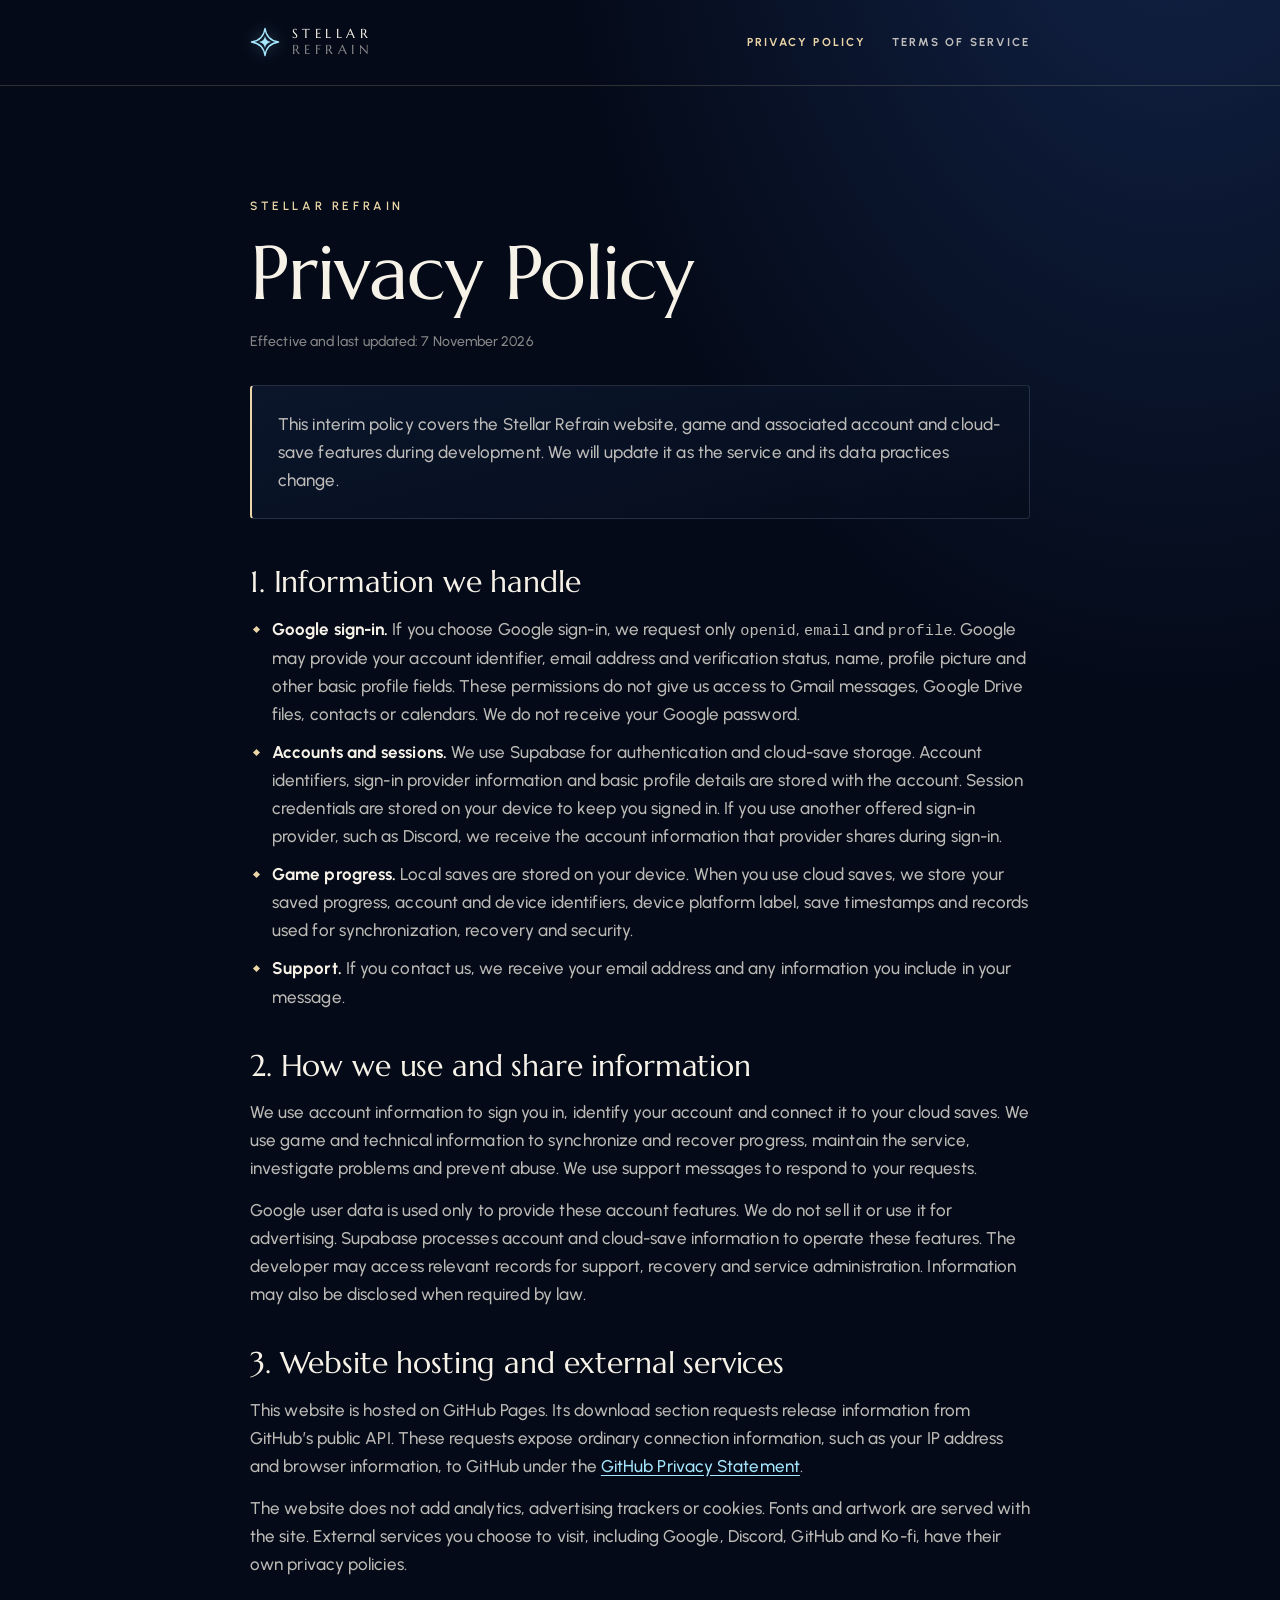
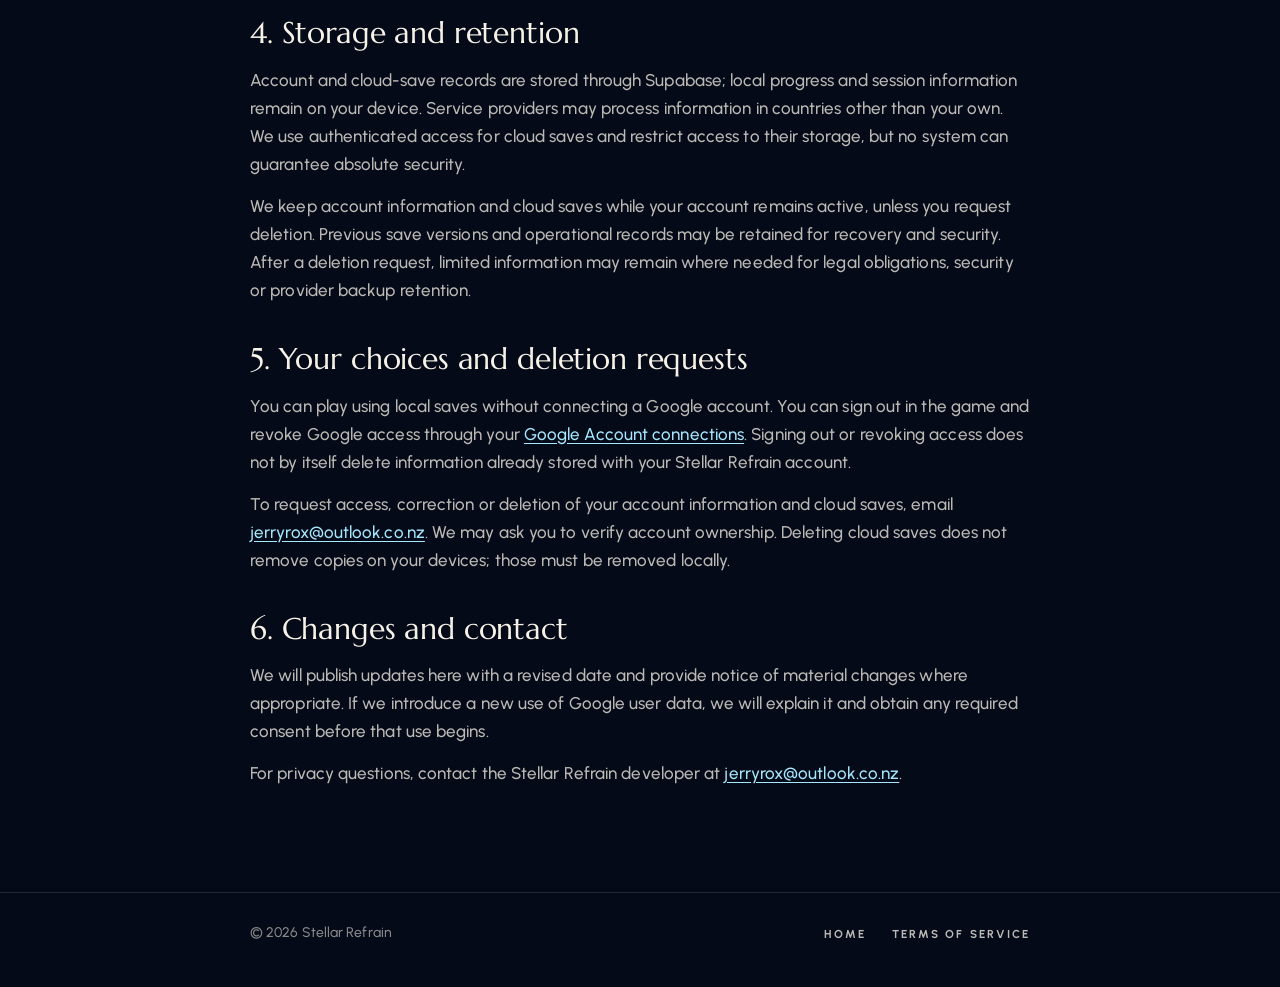
<file: privacy/index.html>
<!doctype html>
<html lang="en">
  <head>
    <meta charset="utf-8">
    <meta name="viewport" content="width=device-width, initial-scale=1">
    <title>Privacy Policy — Stellar Refrain</title>
    <meta name="description" content="How Stellar Refrain handles website visits, sign-in information and cloud saves during development.">
    <meta name="theme-color" content="#040a18">
    <meta name="color-scheme" content="dark">
    <link rel="canonical" href="https://stellar-refrain.github.io/privacy/">
    <link rel="icon" href="../assets/img/favicon.svg" type="image/svg+xml">
    <link rel="apple-touch-icon" href="../assets/img/apple-touch-icon.png">
    <link rel="stylesheet" href="../assets/css/site.css?v=nocturne-1">
    <link rel="stylesheet" href="../assets/css/legal.css?v=2">
  </head>
  <body class="legal-page">
    <a class="skip-link" href="#main">Skip to content</a>
    <header class="legal-header">
      <div class="legal-shell">
        <a class="brand" href="../" aria-label="Stellar Refrain — home">
          <svg class="brand-crest" viewBox="0 0 32 32" aria-hidden="true"><path d="M16 1.5Q17.7 14.3 30.5 16 17.7 17.7 16 30.5 14.3 17.7 1.5 16 14.3 14.3 16 1.5Z" fill="none" stroke="currentColor" stroke-width="1.4" stroke-linejoin="round"/><path d="M16 9.6Q16.8 15.2 22.4 16 16.8 16.8 16 22.4 15.2 16.8 9.6 16 15.2 15.2 16 9.6Z" fill="currentColor"/></svg>
          <span class="brand-word" aria-hidden="true"><span>Stellar</span><span>Refrain</span></span>
        </a>
        <nav class="legal-nav" aria-label="Policies">
          <a href="./" aria-current="page">Privacy Policy</a>
          <a href="../terms/">Terms of Service</a>
        </nav>
      </div>
    </header>
    <main class="legal-main legal-shell" id="main">
      <p class="eyebrow">Stellar Refrain</p>
      <h1 class="display legal-title">Privacy Policy</h1>
      <p class="legal-date">Effective and last updated: <time datetime="2026-11-07">7 November 2026</time></p>
      <div class="legal-copy">
        <div class="legal-intro">
          <p>This interim policy covers the Stellar Refrain website, game and associated account and cloud-save features during development. We will update it as the service and its data practices change.</p>
        </div>
        <section aria-labelledby="information">
          <h2 id="information">1. Information we handle</h2>
          <ul>
            <li><strong>Google sign-in.</strong> If you choose Google sign-in, we request only <code>openid</code>, <code>email</code> and <code>profile</code>. Google may provide your account identifier, email address and verification status, name, profile picture and other basic profile fields. These permissions do not give us access to Gmail messages, Google Drive files, contacts or calendars. We do not receive your Google password.</li>
            <li><strong>Accounts and sessions.</strong> We use Supabase for authentication and cloud-save storage. Account identifiers, sign-in provider information and basic profile details are stored with the account. Session credentials are stored on your device to keep you signed in. If you use another offered sign-in provider, such as Discord, we receive the account information that provider shares during sign-in.</li>
            <li><strong>Game progress.</strong> Local saves are stored on your device. When you use cloud saves, we store your saved progress, account and device identifiers, device platform label, save timestamps and records used for synchronization, recovery and security.</li>
            <li><strong>Support.</strong> If you contact us, we receive your email address and any information you include in your message.</li>
          </ul>
        </section>
        <section aria-labelledby="use">
          <h2 id="use">2. How we use and share information</h2>
          <p>We use account information to sign you in, identify your account and connect it to your cloud saves. We use game and technical information to synchronize and recover progress, maintain the service, investigate problems and prevent abuse. We use support messages to respond to your requests.</p>
          <p>Google user data is used only to provide these account features. We do not sell it or use it for advertising. Supabase processes account and cloud-save information to operate these features. The developer may access relevant records for support, recovery and service administration. Information may also be disclosed when required by law.</p>
        </section>
        <section aria-labelledby="website">
          <h2 id="website">3. Website hosting and external services</h2>
          <p>This website is hosted on GitHub Pages. Its download section requests release information from GitHub’s public API. These requests expose ordinary connection information, such as your IP address and browser information, to GitHub under the <a href="https://docs.github.com/en/site-policy/privacy-policies/github-general-privacy-statement">GitHub Privacy Statement</a>.</p>
          <p>The website does not add analytics, advertising trackers or cookies. Fonts and artwork are served with the site. External services you choose to visit, including Google, Discord, GitHub and Ko-fi, have their own privacy policies.</p>
        </section>
        <section aria-labelledby="storage">
          <h2 id="storage">4. Storage and retention</h2>
          <p>Account and cloud-save records are stored through Supabase; local progress and session information remain on your device. Service providers may process information in countries other than your own. We use authenticated access for cloud saves and restrict access to their storage, but no system can guarantee absolute security.</p>
          <p>We keep account information and cloud saves while your account remains active, unless you request deletion. Previous save versions and operational records may be retained for recovery and security. After a deletion request, limited information may remain where needed for legal obligations, security or provider backup retention.</p>
        </section>
        <section aria-labelledby="choices">
          <h2 id="choices">5. Your choices and deletion requests</h2>
          <p>You can play using local saves without connecting a Google account. You can sign out in the game and revoke Google access through your <a href="https://myaccount.google.com/connections">Google Account connections</a>. Signing out or revoking access does not by itself delete information already stored with your Stellar Refrain account.</p>
          <p>To request access, correction or deletion of your account information and cloud saves, email <a href="mailto:jerryrox@outlook.co.nz">jerryrox@outlook.co.nz</a>. We may ask you to verify account ownership. Deleting cloud saves does not remove copies on your devices; those must be removed locally.</p>
        </section>
        <section aria-labelledby="contact">
          <h2 id="contact">6. Changes and contact</h2>
          <p>We will publish updates here with a revised date and provide notice of material changes where appropriate. If we introduce a new use of Google user data, we will explain it and obtain any required consent before that use begins.</p>
          <p>For privacy questions, contact the Stellar Refrain developer at <a href="mailto:jerryrox@outlook.co.nz">jerryrox@outlook.co.nz</a>.</p>
        </section>
      </div>
    </main>
    <footer class="legal-footer">
      <div class="legal-shell">
        <span>© 2026 Stellar Refrain</span>
        <nav class="legal-nav" aria-label="Footer">
          <a href="../">Home</a>
          <a href="../terms/">Terms of Service</a>
        </nav>
      </div>
    </footer>
  </body>
</html>
</file>
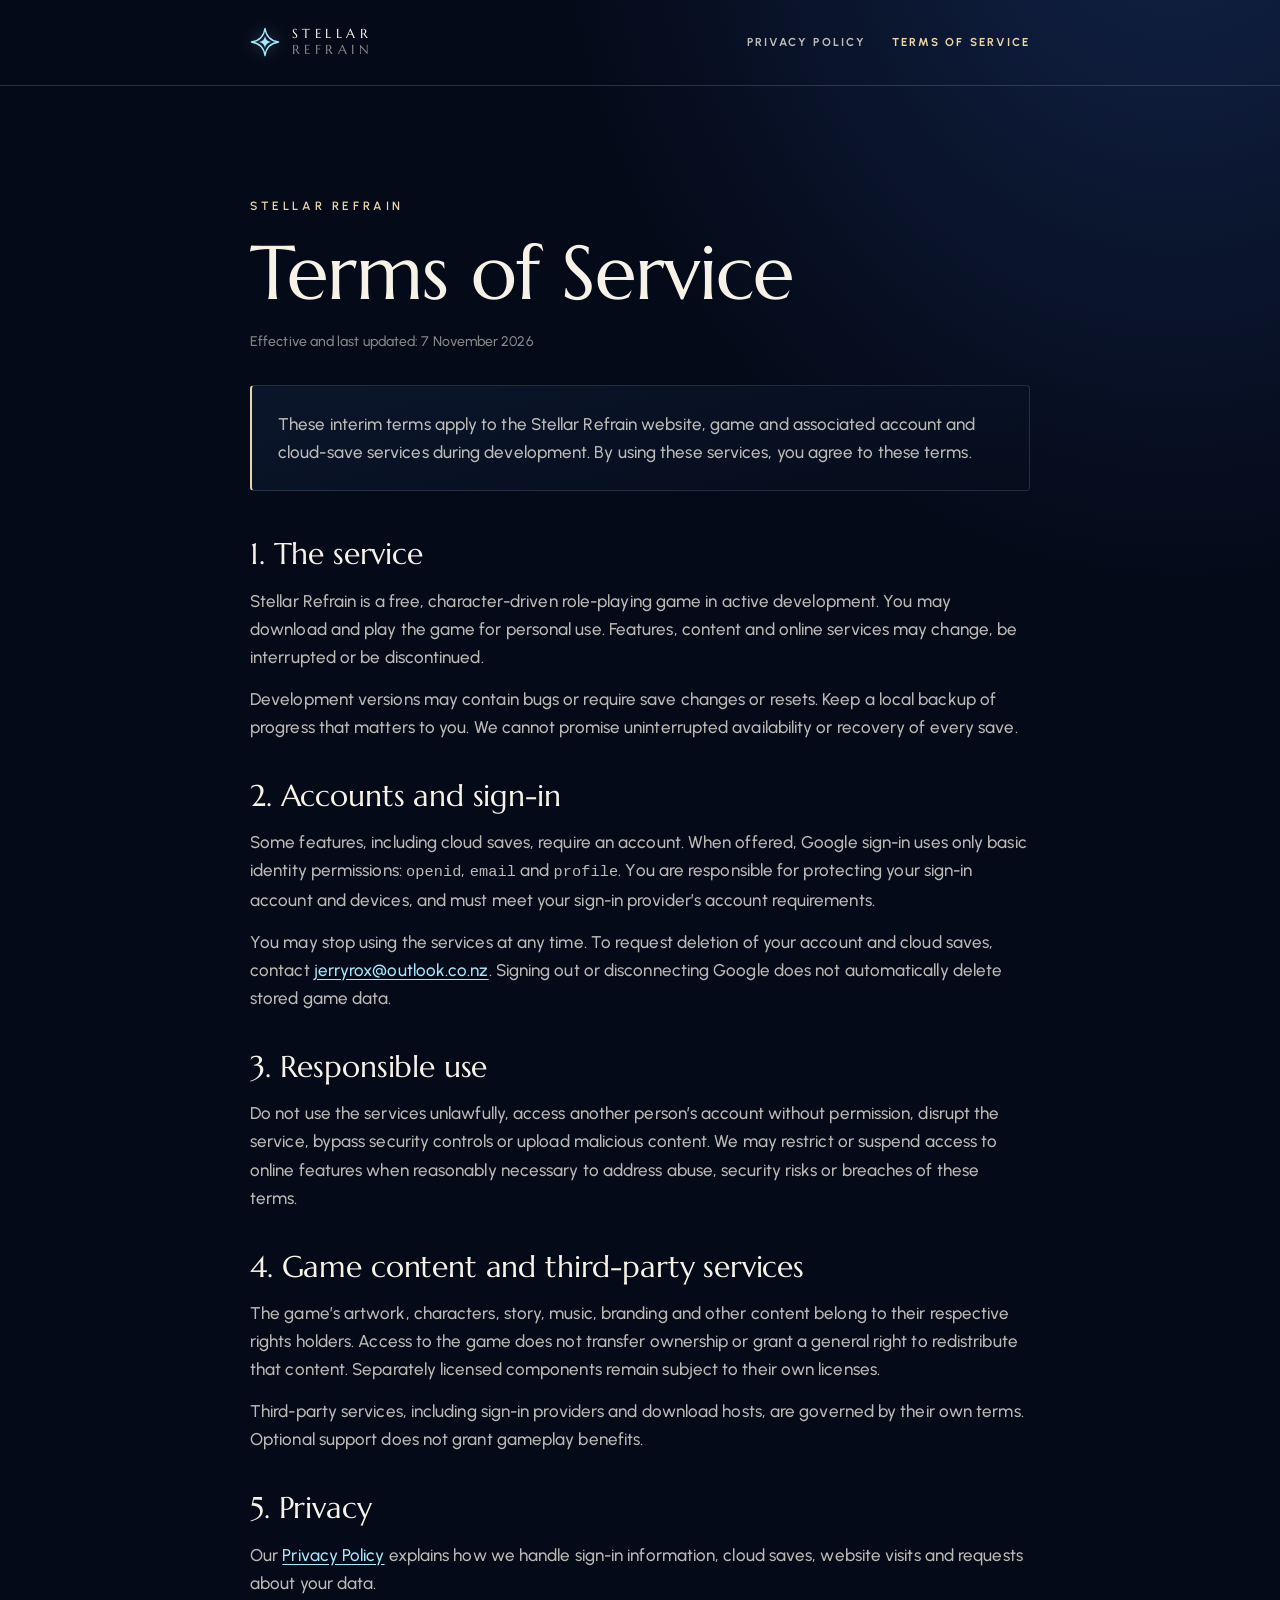
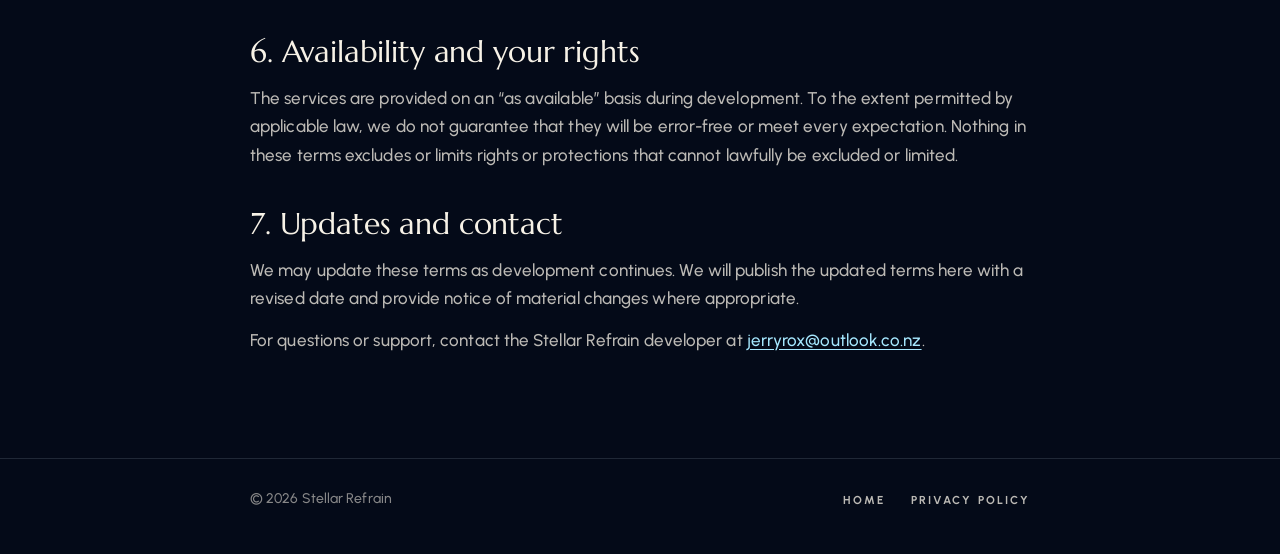
<file: terms/index.html>
<!doctype html>
<html lang="en">
  <head>
    <meta charset="utf-8">
    <meta name="viewport" content="width=device-width, initial-scale=1">
    <title>Terms of Service — Stellar Refrain</title>
    <meta name="description" content="Interim terms for using the Stellar Refrain website, game, sign-in and cloud-save services.">
    <meta name="theme-color" content="#040a18">
    <meta name="color-scheme" content="dark">
    <link rel="canonical" href="https://stellar-refrain.github.io/terms/">
    <link rel="icon" href="../assets/img/favicon.svg" type="image/svg+xml">
    <link rel="apple-touch-icon" href="../assets/img/apple-touch-icon.png">
    <link rel="stylesheet" href="../assets/css/site.css?v=nocturne-1">
    <link rel="stylesheet" href="../assets/css/legal.css?v=2">
  </head>
  <body class="legal-page">
    <a class="skip-link" href="#main">Skip to content</a>
    <header class="legal-header">
      <div class="legal-shell">
        <a class="brand" href="../" aria-label="Stellar Refrain — home">
          <svg class="brand-crest" viewBox="0 0 32 32" aria-hidden="true"><path d="M16 1.5Q17.7 14.3 30.5 16 17.7 17.7 16 30.5 14.3 17.7 1.5 16 14.3 14.3 16 1.5Z" fill="none" stroke="currentColor" stroke-width="1.4" stroke-linejoin="round"/><path d="M16 9.6Q16.8 15.2 22.4 16 16.8 16.8 16 22.4 15.2 16.8 9.6 16 15.2 15.2 16 9.6Z" fill="currentColor"/></svg>
          <span class="brand-word" aria-hidden="true"><span>Stellar</span><span>Refrain</span></span>
        </a>
        <nav class="legal-nav" aria-label="Policies">
          <a href="../privacy/">Privacy Policy</a>
          <a href="./" aria-current="page">Terms of Service</a>
        </nav>
      </div>
    </header>
    <main class="legal-main legal-shell" id="main">
      <p class="eyebrow">Stellar Refrain</p>
      <h1 class="display legal-title">Terms of Service</h1>
      <p class="legal-date">Effective and last updated: <time datetime="2026-11-07">7 November 2026</time></p>
      <div class="legal-copy">
        <div class="legal-intro">
          <p>These interim terms apply to the Stellar Refrain website, game and associated account and cloud-save services during development. By using these services, you agree to these terms.</p>
        </div>
        <section aria-labelledby="service">
          <h2 id="service">1. The service</h2>
          <p>Stellar Refrain is a free, character-driven role-playing game in active development. You may download and play the game for personal use. Features, content and online services may change, be interrupted or be discontinued.</p>
          <p>Development versions may contain bugs or require save changes or resets. Keep a local backup of progress that matters to you. We cannot promise uninterrupted availability or recovery of every save.</p>
        </section>
        <section aria-labelledby="accounts">
          <h2 id="accounts">2. Accounts and sign-in</h2>
          <p>Some features, including cloud saves, require an account. When offered, Google sign-in uses only basic identity permissions: <code>openid</code>, <code>email</code> and <code>profile</code>. You are responsible for protecting your sign-in account and devices, and must meet your sign-in provider’s account requirements.</p>
          <p>You may stop using the services at any time. To request deletion of your account and cloud saves, contact <a href="mailto:jerryrox@outlook.co.nz">jerryrox@outlook.co.nz</a>. Signing out or disconnecting Google does not automatically delete stored game data.</p>
        </section>
        <section aria-labelledby="acceptable-use">
          <h2 id="acceptable-use">3. Responsible use</h2>
          <p>Do not use the services unlawfully, access another person’s account without permission, disrupt the service, bypass security controls or upload malicious content. We may restrict or suspend access to online features when reasonably necessary to address abuse, security risks or breaches of these terms.</p>
        </section>
        <section aria-labelledby="ownership">
          <h2 id="ownership">4. Game content and third-party services</h2>
          <p>The game’s artwork, characters, story, music, branding and other content belong to their respective rights holders. Access to the game does not transfer ownership or grant a general right to redistribute that content. Separately licensed components remain subject to their own licenses.</p>
          <p>Third-party services, including sign-in providers and download hosts, are governed by their own terms. Optional support does not grant gameplay benefits.</p>
        </section>
        <section aria-labelledby="privacy">
          <h2 id="privacy">5. Privacy</h2>
          <p>Our <a href="../privacy/">Privacy Policy</a> explains how we handle sign-in information, cloud saves, website visits and requests about your data.</p>
        </section>
        <section aria-labelledby="availability">
          <h2 id="availability">6. Availability and your rights</h2>
          <p>The services are provided on an “as available” basis during development. To the extent permitted by applicable law, we do not guarantee that they will be error-free or meet every expectation. Nothing in these terms excludes or limits rights or protections that cannot lawfully be excluded or limited.</p>
        </section>
        <section aria-labelledby="contact">
          <h2 id="contact">7. Updates and contact</h2>
          <p>We may update these terms as development continues. We will publish the updated terms here with a revised date and provide notice of material changes where appropriate.</p>
          <p>For questions or support, contact the Stellar Refrain developer at <a href="mailto:jerryrox@outlook.co.nz">jerryrox@outlook.co.nz</a>.</p>
        </section>
      </div>
    </main>
    <footer class="legal-footer">
      <div class="legal-shell">
        <span>© 2026 Stellar Refrain</span>
        <nav class="legal-nav" aria-label="Footer">
          <a href="../">Home</a>
          <a href="../privacy/">Privacy Policy</a>
        </nav>
      </div>
    </footer>
  </body>
</html>
</file>
<file: assets/css/site.css>
/* Stellar Refrain — website
   "Nocturne": the game's moonlit terrace, read as a storybook star chart.
   Marcellus is names, places and titles; Urbanist is what the game itself says, and every number. */

@font-face { font-family: "Marcellus"; src: url("../fonts/marcellus-regular.woff2") format("woff2"); font-weight: 400; font-display: swap; }
@font-face { font-family: "Urbanist"; src: url("../fonts/urbanist-medium.woff2") format("woff2"); font-weight: 400 500; font-display: swap; }
@font-face { font-family: "Urbanist"; src: url("../fonts/urbanist-semibold.woff2") format("woff2"); font-weight: 600; font-display: swap; }
@font-face { font-family: "Urbanist"; src: url("../fonts/urbanist-bold.woff2") format("woff2"); font-weight: 700 800; font-display: swap; }

@property --c { syntax: "<color>"; inherits: true; initial-value: #f6b6d2; }
@property --sky-a { syntax: "<color>"; inherits: true; initial-value: #0e1d3d; }
@property --sky-b { syntax: "<color>"; inherits: true; initial-value: #040a18; }

:root {
  color-scheme: dark;
  --night: #040a18;
  --night-2: #071229;
  --night-3: #0c1a33;
  --ink: #f7f2e7;
  --ink-2: rgba(247, 242, 231, .76);
  --ink-3: rgba(247, 242, 231, .54);
  --hair: rgba(236, 214, 168, .18);
  --hair-cool: rgba(203, 216, 230, .14);
  --gold: #ecd6a8;
  --gold-deep: #c7a267;
  --gold-fill: linear-gradient(170deg, #f6e7c6, #e3c48d 48%, #c7a267);
  --ice: #a6e8ff;
  --lantern: #ffc576;
  --paper: #f4ead6;
  --paper-ink: #22190c;
  --display: "Marcellus", "Iowan Old Style", "Palatino Linotype", Georgia, serif;
  --text: "Urbanist", ui-sans-serif, system-ui, -apple-system, "Segoe UI", Roboto, sans-serif;
  --ease: cubic-bezier(.22, 1, .36, 1);
  --ease-io: cubic-bezier(.7, 0, .2, 1);
  --max: 1320px;
  --gutter: clamp(20px, 4.6vw, 64px);
  --header-h: 76px;
  --section-y: clamp(104px, 12vw, 184px);

  /* Names the policy pages still use. */
  --bg: var(--night);
  --line: var(--hair-cool);
  --line-strong: rgba(203, 216, 230, .24);
  --muted: var(--ink-3);
  --serif: var(--display);
  --sans: var(--text);

  --sky-a: #0e1d3d;
  --sky-b: #040a18;
  transition: --sky-a 1.6s var(--ease), --sky-b 1.6s var(--ease);
}
:root[data-sky="stellans"] { --sky-a: var(--sky-tint, #1c1638); --sky-b: #060a1c; }
:root[data-sky="day"] { --sky-a: #1d3a63; --sky-b: #061122; }
:root[data-sky="gold"] { --sky-a: #2b2238; --sky-b: #070a17; }

/* Base -------------------------------------------------------------------- */
*, *::before, *::after { box-sizing: border-box; }
html { scroll-behavior: smooth; scroll-padding-top: calc(var(--header-h) + 12px); -webkit-text-size-adjust: 100%; text-size-adjust: 100%; }
body {
  margin: 0;
  min-height: 100vh;
  background: var(--night);
  color: var(--ink);
  font: 500 17px/1.65 var(--text);
  letter-spacing: .005em;
  -webkit-font-smoothing: antialiased;
  -moz-osx-font-smoothing: grayscale;
  text-rendering: optimizeLegibility;
  overflow-x: clip;
}
img, picture, svg, canvas { display: block; max-width: 100%; }
img { height: auto; }
svg { flex-shrink: 0; width: 1em; height: 1em; }
h1, h2, h3, h4, p, figure, blockquote, dl, dd, ul, ol { margin: 0; }
ul, ol { padding: 0; list-style: none; }
h1, h2, h3, h4 { font-weight: 400; }
a { color: inherit; text-decoration: none; }
button { font: inherit; color: inherit; background: none; border: 0; padding: 0; cursor: pointer; -webkit-tap-highlight-color: transparent; }
[hidden] { display: none !important; }
::selection { background: rgba(236, 214, 168, .34); color: #fff; }
:focus-visible { outline: 2px solid var(--ice); outline-offset: 3px; border-radius: 4px; }

.visually-hidden, .horizon-range { position: absolute !important; width: 1px; height: 1px; padding: 0; margin: -1px; overflow: hidden; clip: rect(0 0 0 0); white-space: nowrap; border: 0; }
.sprite { position: absolute; width: 0; height: 0; overflow: hidden; }
.skip-link { position: fixed; left: 16px; top: 16px; z-index: 200; padding: 10px 18px; border-radius: 4px; background: var(--gold); color: var(--paper-ink); font-weight: 700; transform: translateY(-180%); transition: transform .2s; }
.skip-link:focus { transform: none; }
.container { width: min(var(--max), 100% - 2 * var(--gutter)); margin-inline: auto; }
.section { position: relative; padding-block: var(--section-y); }
.br-wide { display: none; }
@media (min-width: 900px) { .br-wide { display: inline; } }

/* The sky ------------------------------------------------------------------ */
.sky { position: fixed; inset: 0; z-index: -10; pointer-events: none; background: var(--sky-b); }
.sky-glow {
  position: absolute; inset: 0;
  background:
    radial-gradient(110% 70% at 78% -12%, var(--sky-a), transparent 62%),
    radial-gradient(70% 55% at -8% 108%, color-mix(in oklab, var(--sky-a) 55%, transparent), transparent 70%);
}
.sky-stars { position: absolute; inset: 0; width: 100%; height: 100%; }
.grain {
  position: fixed; inset: 0; z-index: 150; pointer-events: none; opacity: .035;
  background-image: url("data:image/svg+xml,%3Csvg xmlns='http://www.w3.org/2000/svg' width='220' height='220'%3E%3Cfilter id='n'%3E%3CfeTurbulence type='fractalNoise' baseFrequency='.85' numOctaves='3' stitchTiles='stitch'/%3E%3CfeColorMatrix values='0 0 0 0 1 0 0 0 0 1 0 0 0 0 1 0 0 0 .9 0'/%3E%3C/filter%3E%3Crect width='100%25' height='100%25' filter='url(%23n)'/%3E%3C/svg%3E");
}

/* Type --------------------------------------------------------------------- */
.label, .eyebrow {
  display: inline-flex; align-items: center; gap: 10px;
  color: var(--gold);
  font: 600 12px/1.4 var(--text);
  letter-spacing: .3em;
  text-transform: uppercase;
}
.label svg, .eyebrow svg { width: 10px; height: 10px; }
.display { font: 400 clamp(46px, 6.6vw, 108px)/.98 var(--display); letter-spacing: -.012em; text-wrap: balance; }
.display-md { font: 400 clamp(34px, 4.2vw, 64px)/1.02 var(--display); letter-spacing: -.008em; text-wrap: balance; }
.lede { color: var(--ink-2); font: 500 clamp(17px, 1.3vw, 19.5px)/1.62 var(--text); max-width: 34em; text-wrap: pretty; }

/* Buttons and links -------------------------------------------------------- */
.btn-gold {
  --notch: 9px;
  position: relative; isolation: isolate;
  display: inline-flex; align-items: center; justify-content: center; gap: 12px;
  min-height: 50px; padding: 0 26px;
  color: #21170a;
  font: 700 12.5px/1 var(--text); letter-spacing: .18em; text-transform: uppercase; white-space: nowrap;
  transform: translate(var(--tx, 0px), var(--ty, 0px));
  transition: transform .5s var(--ease), color .3s;
}
.btn-gold::before {
  content: ""; position: absolute; inset: 0; z-index: -1;
  background: radial-gradient(130px circle at var(--mx, 28%) var(--my, 10%), #fffaeb, #fffaeb00 72%), var(--gold-fill);
  -webkit-mask: radial-gradient(circle at 0 0, #0000 calc(var(--notch) - .5px), #000 calc(var(--notch) + .5px)) 0 0/51% 51% no-repeat, radial-gradient(circle at 100% 0, #0000 calc(var(--notch) - .5px), #000 calc(var(--notch) + .5px)) 100% 0/51% 51% no-repeat, radial-gradient(circle at 0 100%, #0000 calc(var(--notch) - .5px), #000 calc(var(--notch) + .5px)) 0 100%/51% 51% no-repeat, radial-gradient(circle at 100% 100%, #0000 calc(var(--notch) - .5px), #000 calc(var(--notch) + .5px)) 100% 100%/51% 51% no-repeat;
  mask: radial-gradient(circle at 0 0, #0000 calc(var(--notch) - .5px), #000 calc(var(--notch) + .5px)) 0 0/51% 51% no-repeat, radial-gradient(circle at 100% 0, #0000 calc(var(--notch) - .5px), #000 calc(var(--notch) + .5px)) 100% 0/51% 51% no-repeat, radial-gradient(circle at 0 100%, #0000 calc(var(--notch) - .5px), #000 calc(var(--notch) + .5px)) 0 100%/51% 51% no-repeat, radial-gradient(circle at 100% 100%, #0000 calc(var(--notch) - .5px), #000 calc(var(--notch) + .5px)) 100% 100%/51% 51% no-repeat;
  transition: filter .3s;
}
.btn-gold::after {
  content: ""; position: absolute; inset: -10px; z-index: -2; border-radius: 40px;
  background: radial-gradient(closest-side, rgba(243, 220, 164, .45), transparent);
  opacity: 0; transition: opacity .4s;
}
.btn-gold:hover::before { filter: brightness(1.07) saturate(1.05); }
.btn-gold:hover::after { opacity: 1; }
.btn-gold:active { transform: translate(var(--tx, 0px), var(--ty, 0px)) scale(.97); transition-duration: .12s; }
.btn-gold svg { width: 16px; height: 16px; transition: transform .45s var(--ease); }
.btn-gold:hover svg { transform: translateX(3px); }
.btn-gold:focus-visible { outline-offset: 4px; }
.btn-lg { --notch: 11px; min-height: 60px; padding: 0 34px; font-size: 13px; }
.btn-sm { --notch: 7px; min-height: 40px; padding: 0 18px; font-size: 11px; gap: 9px; }
.btn-sm svg { width: 14px; height: 14px; }
.btn-block { width: 100%; }

.text-link {
  display: inline-flex; align-items: center; gap: 12px;
  padding: 10px 0;
  color: var(--ink);
  font: 700 12.5px/1 var(--text); letter-spacing: .18em; text-transform: uppercase;
  transition: color .3s;
}
.text-link > span {
  padding-bottom: 6px;
  background: linear-gradient(var(--gold), var(--gold)) 0 100%/0% 1px no-repeat, linear-gradient(rgba(247, 242, 231, .26), rgba(247, 242, 231, .26)) 0 100%/100% 1px no-repeat;
  transition: background-size .6s var(--ease);
}
.text-link svg { width: 15px; height: 15px; margin-top: -6px; transition: transform .45s var(--ease); }
.text-link:hover { color: var(--gold); }
.text-link:hover > span { background-size: 100% 1px, 100% 1px; }
.text-link:hover svg { transform: translate(3px, 0); }
.text-link:hover svg:first-child { transform: scale(1.12); }
.text-link-sm { font-size: 11px; gap: 10px; }

.round-btn {
  position: relative; display: grid; place-items: center;
  width: 54px; height: 54px; border-radius: 50%;
  border: 1px solid rgba(247, 242, 231, .24);
  color: var(--ink);
  transition: border-color .3s, color .3s, transform .4s var(--ease), background .3s;
}
.round-btn svg { width: 18px; height: 18px; transition: transform .4s var(--ease); }
.round-btn:hover { border-color: var(--gold); color: var(--gold); transform: scale(1.06); }
.round-btn:active { transform: scale(.94); transition-duration: .1s; }
.round-btn-gold { border-color: transparent; background: var(--gold-fill); color: #21170a; }
.round-btn-gold:hover { color: #21170a; border-color: transparent; box-shadow: 0 0 30px rgba(243, 220, 164, .35); }
.round-btn:disabled { opacity: .35; pointer-events: none; }

/* Masthead ----------------------------------------------------------------- */
.masthead {
  position: fixed; inset: 0 0 auto; z-index: 60;
  display: flex; align-items: center; gap: 28px;
  height: var(--header-h); padding: env(safe-area-inset-top, 0) var(--gutter) 0;
  transition: transform .6s var(--ease);
}
.masthead::before {
  content: ""; position: absolute; inset: 0 0 -48px; z-index: -1; pointer-events: none;
  background: linear-gradient(180deg, rgba(4, 10, 24, .9), rgba(4, 10, 24, .55) 58%, transparent);
  opacity: 0; transition: opacity .5s;
}
.masthead[data-scrolled="true"]::before { opacity: 1; }
.masthead[data-hidden="true"] { transform: translateY(-112%); }
.js .masthead { animation: fade-in 1.2s ease .7s both; }

.brand { display: inline-flex; align-items: center; gap: 12px; }
.brand-crest { width: 30px; height: 30px; color: var(--ice); filter: drop-shadow(0 0 8px rgba(166, 232, 255, .35)); transition: transform .6s var(--ease), filter .3s; }
.brand:hover .brand-crest { transform: rotate(45deg) scale(1.06); filter: drop-shadow(0 0 14px rgba(166, 232, 255, .7)); }
.brand-word { display: grid; font: 400 13px/1.25 var(--display); letter-spacing: .34em; text-transform: uppercase; }
.brand-word span:last-child { color: var(--ink-3); }
.brand-lg .brand-crest { width: 40px; height: 40px; }
.brand-lg .brand-word { font-size: 16px; }

.masthead-nav { margin-left: auto; }
.nav-list { display: flex; align-items: center; gap: 4px; }
.nav-list a {
  position: relative; display: inline-flex; align-items: baseline; gap: 8px;
  padding: 10px 12px;
  color: var(--ink-2);
  font: 700 11.5px/1 var(--text); letter-spacing: .2em; text-transform: uppercase;
  transition: color .3s;
}
.nav-no { font: 400 11px/1 var(--display); letter-spacing: .08em; color: var(--gold); opacity: .7; }
.nav-list a::after {
  content: ""; position: absolute; left: 50%; bottom: 0; width: 5px; height: 5px;
  background: var(--gold); transform: translateX(-50%) rotate(45deg) scale(0);
  transition: transform .45s var(--ease);
}
.nav-list a:hover { color: var(--ink); }
.nav-list a[aria-current="true"] { color: var(--gold); }
.nav-list a[aria-current="true"]::after, .nav-list a:hover::after { transform: translateX(-50%) rotate(45deg) scale(1); }
.menu-foot { display: none; }
.menu-btn { display: none; }

@media (max-width: 1023px) {
  .masthead { gap: 14px; }
  .masthead-cta { margin-left: auto; }
  .menu-btn { position: relative; display: grid; place-items: center; width: 46px; height: 46px; margin-right: -8px; }
  .menu-icon { position: relative; width: 22px; height: 12px; }
  .menu-icon i { position: absolute; left: 0; right: 0; height: 1.5px; border-radius: 2px; background: var(--ink); transition: transform .5s var(--ease), top .5s var(--ease), width .4s var(--ease); }
  .menu-icon i:first-child { top: 0; }
  .menu-icon i:last-child { top: 10px; left: 8px; }
  .menu-btn[aria-expanded="true"] .menu-icon i:first-child { top: 5px; transform: rotate(45deg); }
  .menu-btn[aria-expanded="true"] .menu-icon i:last-child { top: 5px; left: 0; transform: rotate(-45deg); }

  .masthead-nav {
    position: fixed; inset: 0; z-index: -1; margin: 0;
    display: flex; flex-direction: column; justify-content: center;
    padding: calc(var(--header-h) + 24px) var(--gutter) 40px;
    background: radial-gradient(90% 60% at 100% 0, #13244a, transparent 70%), #040a18;
    clip-path: circle(0 at calc(100% - var(--gutter) - 14px) calc(var(--header-h) / 2));
    visibility: hidden;
    transition: clip-path .8s var(--ease-io), visibility 0s .8s;
  }
  .masthead-nav.is-open { clip-path: circle(160vmax at calc(100% - var(--gutter) - 14px) calc(var(--header-h) / 2)); visibility: visible; transition: clip-path .9s var(--ease-io); }
  .masthead-nav::before {
    content: ""; position: absolute; inset: 0; z-index: -1; opacity: 0;
    background: var(--menu-preview, none) center/cover;
    -webkit-mask: linear-gradient(0deg, transparent, #000 60%); mask: linear-gradient(0deg, transparent, #000 60%);
    transition: opacity .6s;
  }
  .masthead-nav[data-previewing="true"]::before { opacity: .16; }
  .nav-list { flex-direction: column; align-items: stretch; gap: 0; }
  .nav-list li { border-bottom: 1px solid var(--hair-cool); }
  .nav-list a { display: flex; align-items: baseline; gap: 18px; padding: 16px 0; color: var(--ink); font: 400 clamp(36px, 9vw, 64px)/1.05 var(--display); letter-spacing: -.01em; text-transform: none; opacity: 0; transform: translateY(30px); transition: opacity .6s var(--ease), transform .8s var(--ease), color .3s; }
  .nav-list a::after { display: none; }
  .nav-no { width: 2.6em; font-size: 14px; letter-spacing: .1em; }
  .masthead-nav.is-open .nav-list a { opacity: 1; transform: none; transition-delay: calc(.25s + var(--i, 0) * 70ms); }
  .menu-foot { display: flex; gap: 22px; margin-top: 40px; color: var(--ink-3); font: 600 11px/1 var(--text); letter-spacing: .32em; text-transform: uppercase; opacity: 0; transition: opacity .6s .6s; }
  .masthead-nav.is-open .menu-foot { opacity: 1; }
}
@media (max-width: 480px) { .masthead-cta { padding: 0 14px; } .brand-word { font-size: 12px; letter-spacing: .28em; } }

/* Section rail ------------------------------------------------------------- */
.rail { display: none; }
@media (min-width: 1280px) {
  .rail { position: fixed; right: 22px; top: 50%; z-index: 40; display: block; transform: translateY(-50%); pointer-events: none; }
  .js .rail { animation: fade-in 1.2s ease 1.6s both; }
  .rail ol { position: relative; display: grid; gap: 22px; }
  .rail li { position: relative; display: grid; place-items: center; width: 12px; height: 12px; color: rgba(247, 242, 231, .26); }
  .rail li svg { width: 9px; height: 9px; transition: transform .7s var(--ease), color .5s, filter .5s; }
  .rail li span { position: absolute; right: 26px; top: 50%; color: var(--gold); font: 700 10px/1 var(--text); letter-spacing: .26em; text-transform: uppercase; white-space: nowrap; text-shadow: 0 1px 10px rgba(4, 10, 24, .9); opacity: 0; transform: translate(10px, -50%); transition: opacity .5s, transform .7s var(--ease); }
  .rail li.is-past { color: rgba(236, 214, 168, .55); }
  .rail li.is-current { color: var(--gold); }
  .rail li.is-current svg { transform: scale(1.7) rotate(90deg); filter: drop-shadow(0 0 6px rgba(236, 214, 168, .9)); }
  .rail[data-announce="true"] li.is-current span { opacity: 1; transform: translate(0, -50%); }
  .rail { transition: opacity .6s; }
  .rail[data-away="true"] { opacity: 0; }
  .rail-line { position: absolute; left: 50%; top: 6px; bottom: 6px; width: 1px; background: rgba(247, 242, 231, .1); }
  .rail-line i { position: absolute; inset: 0; background: linear-gradient(var(--gold), rgba(236, 214, 168, .3)); transform-origin: top; transform: scaleY(var(--progress, 0)); }
}

/* Reveal system ------------------------------------------------------------- */
.js [data-reveal] { opacity: 0; transform: translateY(34px); transition: opacity 1.1s var(--ease), transform 1.3s var(--ease); transition-delay: calc(var(--d, 0) * 120ms); }
.js [data-reveal].is-in { opacity: 1; transform: none; }
.js [data-split] .sw { display: inline-block; opacity: 0; filter: blur(10px); transform: translateY(.42em) rotate(1.5deg); transform-origin: 0 100%; transition: opacity 1s var(--ease), filter 1.1s var(--ease), transform 1.3s var(--ease); transition-delay: calc(var(--wi) * 70ms + .15s); }
.js [data-split].is-in .sw { opacity: 1; filter: blur(0); transform: none; }

/* Hero ----------------------------------------------------------------------- */
.hero { position: relative; isolation: isolate; display: grid; min-height: max(100svh, 640px); overflow: hidden; }
.hero-art { position: absolute; inset: -3% -3% -3% 14%; z-index: -3; -webkit-mask: linear-gradient(90deg, transparent, #000 24%); mask: linear-gradient(90deg, transparent, #000 24%); transform: translate3d(var(--px, 0px), var(--py, 0px), 0) scale(var(--hs, 1)); will-change: transform; }
.hero-art img { width: 100%; height: 100%; object-fit: cover; object-position: 40% 38%; }
.js .hero-art img { animation: hero-art-in 2.6s var(--ease) both; }
.hero-fx { position: absolute; inset: 0; z-index: -2; width: 100%; height: 100%; }
.hero-veil {
  position: absolute; inset: 0; z-index: -1; pointer-events: none;
  background:
    linear-gradient(0deg, var(--night) 0%, rgba(4, 10, 24, .86) 16%, rgba(4, 10, 24, .3) 42%, transparent 60%),
    linear-gradient(90deg, rgba(4, 10, 24, .72), rgba(4, 10, 24, .1) 46%, transparent 70%),
    linear-gradient(180deg, rgba(4, 10, 24, .55), transparent 22%);
}
.hero-content {
  align-self: end;
  width: min(var(--max), 100% - 2 * var(--gutter)); margin-inline: auto;
  padding: calc(var(--header-h) + 40px) 0 clamp(84px, 11vh, 120px);
  transform: translate3d(0, var(--hero-shift, 0px), 0); opacity: var(--hero-fade, 1);
}
.hero-kicker { display: inline-flex; align-items: center; gap: 12px; color: var(--gold); font: 700 12px/1 var(--text); letter-spacing: .34em; text-transform: uppercase; }
.hero-kicker svg { width: 11px; height: 11px; }
.hero-title { margin-top: clamp(14px, 2vw, 24px); }
.wordmark { display: block; font: 400 clamp(64px, 9.4vw, 172px)/.86 var(--display); letter-spacing: .005em; text-transform: uppercase; }
.wm-line { display: block; white-space: nowrap; }
.wm-line + .wm-line { padding-left: .62em; }
.wm-char {
  display: inline-block;
  color: transparent;
  background: linear-gradient(110deg, transparent 0 38%, rgba(255, 255, 255, .95) 47%, rgba(255, 233, 191, .95) 51%, transparent 60% 100%) 120% 0/300% 100% no-repeat, linear-gradient(180deg, #fffaf0 30%, #f1dcb2 88%);
  -webkit-background-clip: text; background-clip: text;
}
.wm-space { display: inline-block; width: .3em; }
.js .wm-char { animation: char-in 1.5s var(--ease) both, shimmer 1.4s ease-in-out both; animation-delay: calc(.4s + var(--i) * 48ms), calc(2s + var(--i) * 55ms); }
.hero-foot { position: relative; display: flex; align-items: center; justify-content: space-between; gap: 24px 40px; flex-wrap: wrap; margin-top: clamp(26px, 3.4vw, 44px); padding-top: clamp(22px, 2.6vw, 32px); }
.hero-foot::before { content: ""; position: absolute; top: 0; left: 0; right: 0; height: 1px; background: linear-gradient(90deg, var(--gold), rgba(236, 214, 168, .25) 60%, transparent); transform-origin: left; }
.js .hero-foot::before { animation: draw-x 1.6s var(--ease) 1.2s both; }
.hero-tagline { font: 400 clamp(22px, 2.3vw, 34px)/1.2 var(--display); color: var(--ink); }
.hero-actions { display: flex; align-items: center; gap: 12px 32px; flex-wrap: wrap; }
.js .hero-kicker { animation: fade-up 1.2s var(--ease) .25s both; }
.js .hero-tagline { animation: fade-up 1.2s var(--ease) 1.35s both; }
.js .hero-actions { animation: fade-up 1.2s var(--ease) 1.5s both; }
.hero-meta {
  position: absolute; left: max(16px, calc(var(--gutter) / 2 - 6px)); top: 50%;
  display: flex; align-items: center; gap: 14px;
  color: var(--ink-3); font: 700 10.5px/1 var(--text); letter-spacing: .42em; text-transform: uppercase;
  writing-mode: vertical-rl; transform: translateY(-50%) rotate(180deg);
}
.hero-meta i { width: 1px; height: 28px; background: currentColor; opacity: .5; }
.hero-platforms { position: absolute; right: var(--gutter); bottom: 28px; display: flex; gap: 22px; color: var(--ink-3); font: 600 12px/1 var(--text); letter-spacing: .06em; }
.hero-platforms li { display: inline-flex; align-items: center; gap: 8px; }
.hero-platforms svg { width: 14px; height: 14px; }
.scroll-cue { position: absolute; left: 50%; bottom: 22px; display: grid; justify-items: center; gap: 10px; color: var(--ink-3); font: 700 9.5px/1 var(--text); letter-spacing: .4em; text-transform: uppercase; transform: translateX(-50%); padding: 6px 10px; }
.scroll-cue i { position: relative; width: 1px; height: 46px; overflow: hidden; background: rgba(247, 242, 231, .16); }
.scroll-cue i::after { content: ""; position: absolute; left: 0; top: -40%; width: 1px; height: 40%; background: var(--gold); animation: cue 2.4s var(--ease-io) infinite; }
.scroll-cue:hover { color: var(--gold); }
.js .hero-meta, .js .hero-platforms, .js .scroll-cue { animation: fade-in 1.4s ease 1.9s both; }
.js .scroll-cue { animation-name: fade-in-x; }

@media (max-width: 900px) {
  .hero-meta { display: none; }
  .hero-art { inset: -3%; -webkit-mask: none; mask: none; }
  .hero-art img { object-position: 50% 30%; }
  .hero-veil { background: linear-gradient(0deg, var(--night) 0%, rgba(4, 10, 24, .9) 26%, rgba(4, 10, 24, .35) 52%, transparent 70%), linear-gradient(180deg, rgba(4, 10, 24, .6), transparent 22%); }
  .wordmark { font-size: clamp(54px, 16.4vw, 120px); }
  .wm-line + .wm-line { padding-left: .5em; }
  .hero-content { padding-bottom: 92px; }
  .hero-platforms { left: var(--gutter); right: auto; bottom: 30px; gap: 16px; font-size: 11px; }
  .scroll-cue { display: none; }
}
@media (max-width: 560px) {
  .hero-actions { width: 100%; }
  .hero-actions .btn-gold { flex: 1; }
}

/* Overture ------------------------------------------------------------------- */
.overture { position: relative; padding-block: clamp(120px, 17vw, 240px) clamp(64px, 9vw, 128px); }
.overture-label { margin-bottom: clamp(26px, 3vw, 40px); }
.overture-text { max-width: 17em; font: 400 clamp(33px, 5.1vw, 84px)/1.1 var(--display); letter-spacing: -.012em; }
.overture-text .ow { transition: opacity .35s linear, color .5s; }
.js .overture-text[data-words-ready] .ow { opacity: clamp(.14, calc(var(--p, 0) * (var(--n) + 4) - var(--i)), 1); }
.ov-faces { display: inline-flex; margin: 0 .14em 0 .26em; vertical-align: middle; transform: translateY(-.07em); }
.ov-faces img { width: .92em; height: .92em; margin-left: -.24em; border: .05em solid var(--night); border-radius: 50%; object-fit: cover; background: #1a2440; transition: transform .6s var(--ease); }
.ov-faces:hover img:nth-child(1) { transform: translate(-.08em, -.06em) rotate(-6deg); }
.ov-faces:hover img:nth-child(3) { transform: translate(.08em, -.06em) rotate(6deg); }
.ov-pill { display: inline-block; width: 1.9em; height: .84em; margin: 0 .1em 0 .18em; overflow: hidden; vertical-align: middle; border-radius: 999px; transform: translateY(-.07em); box-shadow: 0 0 0 1px rgba(236, 214, 168, .3); }
.ov-pill img { width: 100%; height: 100%; object-fit: cover; transition: transform 1.2s var(--ease); }
.ov-pill:hover img { transform: scale(1.18); }
.ov-star { display: inline-grid; place-items: center; width: .74em; height: .74em; margin: 0 .04em; color: var(--gold); vertical-align: middle; transform: translateY(-.06em); }
.ov-star svg { width: .62em; height: .62em; filter: drop-shadow(0 0 12px rgba(236, 214, 168, .8)); animation: spin 14s linear infinite; }

/* Chapter heads ------------------------------------------------------------ */
.chapter-head { position: relative; isolation: isolate; display: grid; grid-template-columns: minmax(0, 1.25fr) minmax(0, .75fr); gap: 32px 72px; align-items: end; margin-bottom: clamp(52px, 7vw, 104px); }
.chapter-title .label { margin-bottom: clamp(18px, 2vw, 26px); }
.chapter-aside { display: grid; justify-items: start; gap: 22px; padding-bottom: .5em; }
.numeral {
  position: absolute; z-index: -1; left: -.06em; top: -.62em;
  color: transparent; -webkit-text-stroke: 1px rgba(236, 214, 168, .2);
  font: 400 clamp(170px, 23vw, 360px)/1 var(--display);
  pointer-events: none; user-select: none;
}
.numeral-star { display: grid; place-items: center; left: 50%; top: -.42em; width: 1em; height: 1em; color: rgba(236, 214, 168, .14); -webkit-text-stroke: 0; translate: -50% 0; }
.numeral-star svg { width: .9em; height: .9em; animation: spin 80s linear infinite; }
.chapter-head-flip { grid-template-columns: minmax(0, .75fr) minmax(0, 1.25fr); }
.chapter-head-flip .chapter-title { order: 2; text-align: right; }
.chapter-head-flip .numeral { left: auto; right: -.04em; }
.chapter-head-center { grid-template-columns: 1fr; justify-items: center; text-align: center; gap: 28px; }
.chapter-head-center .numeral { left: 50%; translate: -50% 0; }
.chapter-head-center .lede { margin-inline: auto; }
.chapter-head-stack { grid-template-columns: 1fr; gap: 26px; }
@supports (animation-timeline: view()) {
  .numeral { animation: drift linear both; animation-timeline: view(); animation-range: entry 0% exit 100%; }
}
@media (max-width: 900px) {
  .chapter-head, .chapter-head-flip { grid-template-columns: 1fr; gap: 24px; }
  .chapter-head-flip .chapter-title { order: 0; text-align: left; }
  .chapter-head-flip .numeral { right: auto; left: -.06em; }
  .numeral { font-size: clamp(150px, 42vw, 260px); top: -.5em; }
}

/* Prologue ------------------------------------------------------------------- */
.story-caption { display: inline-flex; align-items: center; gap: 10px; margin-bottom: 22px; color: var(--ink-3); font: 700 11px/1 var(--text); letter-spacing: .3em; text-transform: uppercase; }
.story-caption svg { width: 16px; height: 16px; color: var(--gold); }
.story-scenes { display: grid; gap: clamp(64px, 8vw, 104px); }
.scene { position: relative; display: grid; grid-template-columns: repeat(12, minmax(0, 1fr)); align-items: end; }
.scene-art { position: relative; grid-column: 4 / -1; grid-row: 1; aspect-ratio: 16 / 9; overflow: hidden; border-radius: 3px; background: var(--night-3); box-shadow: 0 50px 100px -40px rgba(0, 0, 0, .8); }
.scene-art img { width: 100%; height: 100%; object-fit: cover; }
.scene-art::after {
  content: ""; position: absolute; inset: 14px; pointer-events: none;
  background:
    linear-gradient(var(--gold), var(--gold)) 0 0/18px 1px, linear-gradient(var(--gold), var(--gold)) 0 0/1px 18px,
    linear-gradient(var(--gold), var(--gold)) 100% 0/18px 1px, linear-gradient(var(--gold), var(--gold)) 100% 0/1px 18px,
    linear-gradient(var(--gold), var(--gold)) 0 100%/18px 1px, linear-gradient(var(--gold), var(--gold)) 0 100%/1px 18px,
    linear-gradient(var(--gold), var(--gold)) 100% 100%/18px 1px, linear-gradient(var(--gold), var(--gold)) 100% 100%/1px 18px;
  background-repeat: no-repeat; opacity: .7;
}
.scene-copy {
  position: relative; z-index: 2; grid-column: 1 / 6; grid-row: 1;
  margin-bottom: clamp(28px, 4vw, 60px);
  padding: clamp(28px, 3vw, 44px);
  border: 1px solid var(--hair-cool); border-radius: 4px;
  background: linear-gradient(165deg, rgba(14, 27, 52, .94), rgba(6, 13, 28, .96));
  box-shadow: 0 40px 90px -30px rgba(0, 0, 0, .8);
  -webkit-backdrop-filter: blur(14px); backdrop-filter: blur(14px);
}
.scene-copy::before { content: ""; position: absolute; left: -1px; top: 28px; bottom: 28px; width: 2px; background: linear-gradient(transparent, var(--gold), transparent); }
.scene-era { color: var(--gold); font: 700 11.5px/1.4 var(--text); letter-spacing: .28em; text-transform: uppercase; }
.scene-copy h3 { margin: 14px 0 18px; font: 400 clamp(30px, 3vw, 46px)/1.05 var(--display); letter-spacing: -.008em; text-wrap: balance; }
.scene-copy > p:not(.scene-era) { color: var(--ink-2); font-size: 16.5px; line-height: 1.66; }
.scene-copy > p + p { margin-top: 12px; }
.scene-copy .text-link { margin-top: 18px; }

.js .story-scenes { gap: 0; }
.js .story-scenes > .scene { grid-row: 1; grid-column: 1; }
.js .scene:not(.is-active):not(.is-leaving) { visibility: hidden; }
.js .scene.is-leaving { z-index: 1; }
.js .scene.is-active { z-index: 2; }
.js .scene.is-leaving .scene-copy { animation: copy-out .4s ease both; }
.js .scene.is-entering .scene-art { animation: wipe-in 1.15s var(--ease-io) both; }
.js .scene.is-entering[data-dir="back"] .scene-art { animation-name: wipe-in-back; }
.js .scene.is-entering .scene-art img { animation: art-settle 1.8s var(--ease) both; }
.js .scene.is-entering .scene-copy { animation: copy-in .9s var(--ease) .3s both; }
.js .scene.is-entering .scene-copy > * { animation: copy-in .9s var(--ease) both; }
.js .scene.is-entering .scene-copy > :nth-child(1) { animation-delay: .4s; }
.js .scene.is-entering .scene-copy > :nth-child(2) { animation-delay: .48s; }
.js .scene.is-entering .scene-copy > :nth-child(3) { animation-delay: .58s; }
.js .scene.is-entering .scene-copy > :nth-child(4) { animation-delay: .66s; }
.js .scene.is-entering .scene-copy > :nth-child(5) { animation-delay: .74s; }

.story-nav { display: flex; align-items: center; gap: clamp(24px, 4vw, 56px); margin-top: clamp(28px, 3vw, 40px); }
.story-controls { display: flex; align-items: center; gap: 18px; flex: none; }
.story-position { display: flex; align-items: baseline; gap: 8px; min-width: 76px; justify-content: center; font: 400 15px/1 var(--display); color: var(--ink-3); letter-spacing: .08em; }
.story-position [data-story-count] { color: var(--gold); font-size: 30px; letter-spacing: 0; }
.story-timeline { position: relative; flex: 1; min-width: 0; }
.timeline-track { position: absolute; left: 6.25%; right: 6.25%; top: 21px; height: 1px; background: rgba(247, 242, 231, .14); }
.timeline-track i { position: absolute; inset: 0; background: linear-gradient(90deg, var(--gold-deep), var(--gold)); box-shadow: 0 0 10px rgba(236, 214, 168, .6); transform-origin: left; transform: scaleX(var(--tp, 0)); transition: transform 1s var(--ease); }
.story-tabs { position: relative; display: grid; grid-template-columns: repeat(8, minmax(0, 1fr)); }
.story-tab { display: grid; justify-items: center; gap: 6px; padding: 4px 2px; color: var(--ink-3); transition: color .3s; }
.tab-star { display: grid; place-items: center; width: 34px; height: 34px; }
.tab-star svg { width: 9px; height: 9px; color: rgba(247, 242, 231, .36); transition: transform .8s var(--ease), color .4s, filter .4s; }
.tab-no { font: 700 10px/1 var(--text); letter-spacing: .22em; }
.tab-name { font: 400 14.5px/1.15 var(--display); text-align: center; }
.story-tab:hover { color: var(--ink); }
.story-tab:hover .tab-star svg { transform: scale(1.5); color: var(--ink); }
.story-tab.is-past .tab-star svg { color: var(--gold); }
.story-tab[aria-selected="true"] { color: var(--ink); }
.story-tab[aria-selected="true"] .tab-no { color: var(--gold); }
.story-tab[aria-selected="true"] .tab-star svg { color: var(--gold); transform: scale(2.4) rotate(180deg); filter: drop-shadow(0 0 4px rgba(236, 214, 168, .9)); }

@media (max-width: 1023px) {
  .scene { grid-template-columns: 1fr; }
  .scene-art, .scene-copy { grid-column: 1; }
  .scene-copy { grid-row: 2; margin: -36px 14px 0; }
  .story-nav { flex-direction: column-reverse; align-items: stretch; gap: 18px; }
  .story-controls { justify-content: center; }
  .story-timeline { overflow-x: auto; scrollbar-width: none; margin-inline: calc(var(--gutter) * -1); padding-inline: var(--gutter); scroll-snap-type: x proximity; }
  .story-timeline::-webkit-scrollbar { display: none; }
  .story-tabs { min-width: 720px; }
  .story-tab { scroll-snap-align: center; }
  .timeline-track { left: calc(var(--gutter) + 45px); right: auto; width: calc(720px - 90px); }
}
@media (max-width: 560px) {
  .scene-copy { margin: -24px 0 0; padding: 26px 22px; }
  .scene-copy > p:not(.scene-era) { font-size: 16px; }
}

/* First arc */
.arc { margin-top: clamp(120px, 14vw, 200px); }
.arc-head { display: grid; grid-template-columns: minmax(0, 1.1fr) minmax(0, .9fr); gap: 20px 72px; align-items: end; }
.arc-head .label { grid-column: 1 / -1; }
.arc-lede { color: var(--ink-2); max-width: 30em; }
.arc-cards { display: grid; grid-template-columns: repeat(3, minmax(0, 1fr)); gap: clamp(18px, 2.4vw, 36px); margin-top: clamp(40px, 5vw, 64px); perspective: 1400px; }
.chapter:nth-child(2) { margin-top: clamp(32px, 6vw, 88px); }
.chapter:nth-child(3) { margin-top: clamp(12px, 2vw, 28px); }
.chapter-card { position: relative; overflow: hidden; border-radius: 4px; background: var(--night-3); box-shadow: 0 40px 80px -36px rgba(0, 0, 0, .9); }
.chapter-card::before { content: ""; position: absolute; inset: 10px; z-index: 2; border: 1px solid rgba(236, 214, 168, .22); border-radius: 2px; pointer-events: none; transition: inset .6s var(--ease), border-color .4s; }
.chapter-card:hover::before { inset: 14px; border-color: rgba(236, 214, 168, .5); }
.chapter-media { aspect-ratio: 4 / 5; overflow: hidden; }
.chapter-media img { width: 100%; height: 100%; object-fit: cover; transform: scale(1.04); transition: transform 1.4s var(--ease), filter .8s; filter: saturate(.92) brightness(.88); }
.chapter-card:hover .chapter-media img { transform: scale(1.12); filter: saturate(1.05) brightness(1); }
.chapter-body { position: absolute; inset: auto 0 0; z-index: 1; padding: clamp(24px, 2.4vw, 34px); background: linear-gradient(transparent, rgba(4, 10, 24, .82) 38%, rgba(4, 10, 24, .96)); }
.chapter-no { display: flex; align-items: center; gap: 12px; margin-bottom: 12px; color: var(--gold); font: 700 10.5px/1 var(--text); letter-spacing: .3em; text-transform: uppercase; }
.chapter-no::after { content: ""; flex: 0 1 40px; height: 1px; background: currentColor; opacity: .5; }
.chapter-roman { font: 400 22px/1 var(--display); letter-spacing: .06em; }
.chapter-body h4 { margin-bottom: 10px; font: 400 clamp(26px, 2.2vw, 32px)/1.1 var(--display); }
.chapter-body > p:last-child { color: var(--ink-2); font-size: 15px; line-height: 1.55; max-width: 24em; }
@media (max-width: 900px) {
  .arc-head { grid-template-columns: 1fr; }
  .arc-cards { grid-template-columns: none; grid-auto-flow: column; grid-auto-columns: min(78vw, 360px); overflow-x: auto; scroll-snap-type: x mandatory; margin-inline: calc(var(--gutter) * -1); padding: 8px var(--gutter) 24px; scrollbar-width: none; }
  .arc-cards::-webkit-scrollbar { display: none; }
  .chapter { scroll-snap-align: center; }
  .chapter:nth-child(n) { margin-top: 0; }
}

/* Tilt + sheen, shared by chapter cards and passes. */
[data-tilt] { transform: perspective(1100px) rotateX(var(--rx, 0deg)) rotateY(var(--ry, 0deg)); transition: transform .8s var(--ease); will-change: transform; }
[data-tilt].is-tilting { transition-duration: .18s; }
[data-tilt]::after { content: ""; position: absolute; inset: 0; z-index: 3; pointer-events: none; border-radius: inherit; background: radial-gradient(420px circle at var(--mx, 50%) var(--my, 0%), rgba(255, 246, 225, .16), transparent 55%); opacity: 0; transition: opacity .5s; }
[data-tilt].is-tilting::after { opacity: 1; }

/* Stellans --------------------------------------------------------------- */
.stellans { padding-bottom: clamp(48px, 6vw, 96px); }
.stellans .chapter-head { margin-bottom: clamp(24px, 3vw, 40px); }
.stage { position: relative; isolation: isolate; padding-block: clamp(16px, 3vw, 40px) clamp(28px, 4vw, 52px); overflow: clip; transition: --c 1s var(--ease); }
.stage-backdrop { position: absolute; inset: 0; z-index: -2; opacity: .42; -webkit-mask: linear-gradient(transparent, #000 22%, #000 72%, transparent); mask: linear-gradient(transparent, #000 22%, #000 72%, transparent); }
.stage-backdrop img { position: absolute; inset: 0; width: 100%; height: 100%; object-fit: cover; filter: saturate(1.15) blur(4px); transform: scale(1.08); transition: opacity .9s var(--ease); }
.stage-backdrop img.is-fading { opacity: 0; }
.stage::after { content: ""; position: absolute; inset: 0; z-index: -1; pointer-events: none; background: radial-gradient(42% 58% at 28% 52%, color-mix(in oklab, var(--c) 30%, transparent), transparent 72%); }
.stage-inner { display: flex; flex-direction: column; }
.stage-panels { display: grid; gap: 96px; }
.stellan { position: relative; display: grid; grid-template-columns: minmax(0, 1.08fr) minmax(0, .92fr); gap: clamp(24px, 4vw, 64px); align-items: center; }
.js .stage-panels { gap: 0; }
.js .stage-panels > .stellan { grid-row: 1; grid-column: 1; }
.js .stellan:not(.is-active):not(.is-leaving) { visibility: hidden; }

.stellan-giant {
  position: absolute; z-index: -1; left: 27%; top: 46%;
  color: transparent; -webkit-text-stroke: 1px color-mix(in oklab, var(--c) 55%, transparent);
  font: 400 clamp(150px, 21vw, 340px)/.8 var(--display); letter-spacing: .02em; text-transform: uppercase; white-space: nowrap;
  transform: translate(-50%, -50%); pointer-events: none; user-select: none;
  -webkit-mask: linear-gradient(180deg, #000 30%, transparent 92%); mask: linear-gradient(180deg, #000 30%, transparent 92%);
}
.stellan-giant .gc { display: inline-block; }
.stellan-figure { position: relative; display: grid; justify-items: center; align-self: end; }
.stellan-poses { position: relative; height: clamp(440px, 66vh, 760px); aspect-ratio: 2 / 3; touch-action: pan-y; }
.stellan-poses::before { content: ""; position: absolute; inset: 8% -6% 6%; z-index: -1; border-radius: 50%; background: radial-gradient(closest-side, color-mix(in oklab, var(--c) 46%, transparent), transparent); filter: blur(24px); opacity: .75; }
.stellan-poses::after { content: ""; position: absolute; left: 18%; right: 18%; bottom: -1.5%; height: 6%; z-index: -1; border-radius: 50%; background: radial-gradient(closest-side, rgba(0, 0, 0, .55), transparent); }
.stellan-pose { position: absolute; inset: 0; width: 100%; height: 100%; object-fit: contain; object-position: 50% 100%; }
.js .stage.is-in .stellan.is-active .stellan-pose { animation: float 7s ease-in-out 1.2s infinite alternate; }
.pose-switch { position: relative; z-index: 2; display: flex; flex-wrap: wrap; justify-content: center; gap: 2px; margin-top: -18px; padding: 4px; border: 1px solid var(--hair-cool); border-radius: 999px; background: rgba(6, 13, 28, .74); -webkit-backdrop-filter: blur(12px); backdrop-filter: blur(12px); }
.pose-switch button { padding: 8px 13px; border-radius: 999px; color: var(--ink-3); font: 700 10.5px/1 var(--text); letter-spacing: .14em; text-transform: uppercase; transition: color .3s, background .4s; }
.pose-switch button:hover { color: var(--ink); }
.pose-switch button[aria-pressed="true"] { color: #0a1020; background: var(--c); }

.stellan-info { position: relative; max-width: 560px; padding-block: 12px; }
.stellan-kicker { display: flex; align-items: center; flex-wrap: wrap; gap: 10px 14px; font: 700 11.5px/1 var(--text); letter-spacing: .22em; text-transform: uppercase; }
.class-badge { display: inline-flex; align-items: center; gap: 7px; padding: 6px 10px 6px 8px; border: 1px solid color-mix(in oklab, var(--c) 55%, transparent); border-radius: 3px; color: var(--c); }
.class-badge svg { width: 14px; height: 14px; }
.stellan-role { color: var(--ink-2); }
.stellan-no { margin-left: auto; color: var(--ink-3); font: 400 13px/1 var(--display); letter-spacing: .16em; }
.stellan-name { margin: 16px 0 8px; font: 400 clamp(60px, 6.6vw, 112px)/.9 var(--display); letter-spacing: -.01em; text-shadow: 0 0 60px color-mix(in oklab, var(--c) 40%, transparent); }
.stellan-epithet { color: var(--c); font: 700 12.5px/1.4 var(--text); letter-spacing: .32em; text-transform: uppercase; }
.dialogue { position: relative; margin: 22px 0 20px; padding: 16px 22px 20px; border: 1px solid rgba(203, 216, 230, .2); border-radius: 8px; background: linear-gradient(160deg, rgba(18, 32, 58, .9), rgba(7, 14, 30, .94)); box-shadow: 0 30px 60px -30px rgba(0, 0, 0, .8); }
.dialogue::before { content: ""; position: absolute; inset: -1px; border-radius: inherit; pointer-events: none; background: radial-gradient(ellipse at 20% 0, color-mix(in oklab, var(--c) 22%, transparent), transparent 60%); }
.dialogue-head { position: relative; display: flex; align-items: center; gap: 10px; font: 400 18px/1 var(--display); }
.dialogue-head img { width: 30px; height: 30px; border-radius: 50%; box-shadow: 0 0 0 1.5px var(--c); }
.dialogue-line { position: relative; margin-top: 12px; color: var(--ink); font: 500 clamp(17px, 1.35vw, 19.5px)/1.5 var(--text); min-height: 1.5em; }
.typed-char { opacity: 0; transition: opacity .12s; }
.typed-char.is-on { opacity: 1; }
.dialogue-caret { position: absolute; right: 16px; bottom: 12px; width: 7px; height: 7px; border-right: 1.5px solid var(--gold); border-bottom: 1.5px solid var(--gold); transform: rotate(45deg); animation: caret 1.1s ease-in-out infinite; }
.stellan-bio { color: var(--ink-2); font-size: 16.5px; line-height: 1.66; }
.stellan-facts { display: grid; grid-template-columns: minmax(0, 1.55fr) minmax(0, 1fr); gap: 0 28px; margin-top: 20px; padding-top: 4px; border-top: 1px solid var(--hair); }
.stellan-facts > div { padding-top: 16px; }
.stellan-facts dt { margin-bottom: 8px; color: var(--ink-3); font: 700 10.5px/1 var(--text); letter-spacing: .24em; text-transform: uppercase; }
.stellan-facts dd { color: var(--ink-2); font-size: 14.5px; line-height: 1.5; }
.stellan-facts dd strong { display: block; margin-bottom: 4px; color: var(--ink); font: 400 20px/1.2 var(--display); }
.stellan-facts > div:last-child dd { color: var(--ink); font: 400 20px/1.2 var(--display); }
.stellan-foot { display: flex; align-items: center; justify-content: space-between; flex-wrap: wrap; gap: 12px 20px; margin-top: 18px; }
.traits { display: flex; flex-wrap: wrap; gap: 8px; }
.traits li { padding: 6px 13px; border: 1px solid var(--hair-cool); border-radius: 999px; color: var(--ink-2); font: 600 12.5px/1.2 var(--text); }

.js .stage.is-in .stellan.is-active .stellan-figure { animation: figure-in 1.1s var(--ease) both; }
.js .stage.is-in .stellan.is-active .stellan-giant .gc { animation: giant-in 1.3s var(--ease) both; animation-delay: calc(var(--i) * 70ms + .05s); }
.js .stage.is-in .stellan.is-active .stellan-info > * { animation: info-in .95s var(--ease) both; }
.js .stage.is-in .stellan.is-active .stellan-info > :nth-child(1) { animation-delay: .12s; }
.js .stage.is-in .stellan.is-active .stellan-info > :nth-child(2) { animation-delay: .18s; }
.js .stage.is-in .stellan.is-active .stellan-info > :nth-child(3) { animation-delay: .26s; }
.js .stage.is-in .stellan.is-active .stellan-info > :nth-child(4) { animation-delay: .34s; }
.js .stage.is-in .stellan.is-active .stellan-info > :nth-child(5) { animation-delay: .42s; }
.js .stage.is-in .stellan.is-active .stellan-info > :nth-child(6) { animation-delay: .5s; }
.js .stage.is-in .stellan.is-active .stellan-info > :nth-child(7) { animation-delay: .58s; }
.js .stellan.is-leaving .stellan-figure { animation: figure-out .5s var(--ease) both; }
.js .stellan.is-leaving .stellan-info, .js .stellan.is-leaving .stellan-giant { animation: fade-out .35s ease both; }
.js .stage:not(.is-in) .stellan.is-active .stellan-figure, .js .stage:not(.is-in) .stellan.is-active .stellan-info > *, .js .stage:not(.is-in) .stellan.is-active .stellan-giant { opacity: 0; }

.stage-foot { display: flex; align-items: center; justify-content: space-between; gap: 20px; margin-top: clamp(16px, 2vw, 28px); }
.roster { display: flex; align-items: center; gap: 6px; min-width: 0; }
.roster-list { display: flex; gap: 6px; }
.roster-tab, .roster-more { display: flex; align-items: center; padding: 5px; border: 1px solid transparent; border-radius: 999px; transition: border-color .5s, background .5s; }
.roster-face { position: relative; display: grid; place-items: center; flex: none; width: 50px; height: 50px; overflow: hidden; border-radius: 50%; background: #121c33; box-shadow: 0 0 0 1px rgba(247, 242, 231, .16); transition: box-shadow .5s, transform .5s var(--ease); }
.roster-face img { width: 100%; height: 100%; object-fit: cover; filter: saturate(.75) brightness(.85); transition: filter .5s; }
.roster-text { display: grid; grid-template-columns: 0fr; opacity: 0; transition: grid-template-columns .6s var(--ease), opacity .4s, margin .6s var(--ease); }
.roster-text > span { min-width: 0; overflow: hidden; white-space: nowrap; }
.roster-name { font: 400 18px/1.1 var(--display); }
.roster-role { color: var(--ink-3); font: 700 9.5px/1.6 var(--text); letter-spacing: .2em; text-transform: uppercase; }
.roster-tab:hover .roster-face { transform: scale(1.08); box-shadow: 0 0 0 1.5px color-mix(in oklab, var(--c) 70%, transparent); }
.roster-tab:hover .roster-face img { filter: none; }
.roster-tab[aria-selected="true"] { border-color: color-mix(in oklab, var(--c) 45%, transparent); background: color-mix(in oklab, var(--c) 12%, rgba(6, 13, 28, .5)); }
.roster-tab[aria-selected="true"] .roster-face { box-shadow: 0 0 0 2px var(--c), 0 0 24px color-mix(in oklab, var(--c) 60%, transparent); }
.roster-tab[aria-selected="true"] .roster-face img { filter: none; }
.roster-tab[aria-selected="true"] .roster-text { grid-template-columns: 1fr; opacity: 1; margin: 0 16px 0 12px; }
.roster-more { margin-left: 10px; gap: 12px; padding-right: 18px; border-color: var(--hair-cool); }
.roster-more .roster-face { color: var(--gold); background: radial-gradient(circle at 30% 30%, #2d3c6e, #0c142a); }
.roster-more .roster-face svg { width: 16px; height: 16px; animation: spin 10s linear infinite; }
.roster-more .roster-text { grid-template-columns: 1fr; opacity: 1; }
.roster-more .roster-name { font-size: 15px; }
.roster-more:hover { border-color: var(--hair); background: rgba(236, 214, 168, .06); }
.stage-arrows { display: flex; gap: 12px; flex: none; }

@media (max-width: 1023px) {
  .stage-inner { gap: 6px; }
  .stage-foot { order: -1; margin: 0 0 4px; }
  .roster { overflow-x: auto; scrollbar-width: none; margin-inline: calc(var(--gutter) * -1); padding: 6px var(--gutter); }
  .roster::-webkit-scrollbar { display: none; }
  .stage-arrows { display: none; }
  .stellan { grid-template-columns: 1fr; gap: 0; }
  .stellan-giant { left: 50%; top: 30%; font-size: clamp(120px, 34vw, 260px); }
  .stellan-poses { height: min(62svh, 620px); }
  .stellan-info { max-width: none; padding-top: 28px; }
}
@media (max-width: 560px) {
  .stellan-facts { grid-template-columns: 1fr; }
  .pose-switch { flex-wrap: nowrap; max-width: 100%; overflow-x: auto; scrollbar-width: none; }
  .pose-switch button { flex: none; padding: 8px 9px; font-size: 9.5px; letter-spacing: .08em; }
  .roster-face { width: 44px; height: 44px; }
}

/* And many more */
.more-stellans { display: grid; grid-template-columns: minmax(0, 1.3fr) minmax(0, .85fr); gap: clamp(32px, 5vw, 80px); align-items: center; padding-top: clamp(72px, 9vw, 128px); }
.more-art { position: relative; aspect-ratio: 1547 / 660; }
.more-art img { width: 100%; height: 100%; filter: brightness(.95); }
.more-sky { display: none; }
.is-served .more-sky {
  position: absolute; inset: 0; display: block; mix-blend-mode: screen; opacity: .9;
  -webkit-mask: url("../img/stellans/more-silhouettes.webp") center/100% 100% no-repeat; mask: url("../img/stellans/more-silhouettes.webp") center/100% 100% no-repeat;
  background:
    radial-gradient(260px circle at var(--mx, 50%) var(--my, 30%), rgba(255, 244, 222, .5), transparent 70%),
    radial-gradient(1.2px 1.2px at 12% 22%, #fff, transparent), radial-gradient(1px 1px at 28% 64%, #fff, transparent), radial-gradient(1.4px 1.4px at 44% 30%, #ffe9c0, transparent), radial-gradient(1px 1px at 62% 72%, #fff, transparent), radial-gradient(1.2px 1.2px at 78% 18%, #cfefff, transparent), radial-gradient(1px 1px at 90% 54%, #fff, transparent),
    linear-gradient(115deg, #1b2a58, #3a2a6e 30%, #173b5c 55%, #4a2f61 80%, #1b2a58);
  background-size: auto, 180px 180px, 180px 180px, 180px 180px, 180px 180px, 180px 180px, 180px 180px, 300% 100%;
  animation: nebula 22s ease-in-out infinite alternate;
}
.more-copy h3 { margin: 18px 0 18px; }
.more-copy p:not(.label) { color: var(--ink-2); }
.more-copy .text-link { margin-top: 18px; }
@media (max-width: 900px) { .more-stellans { grid-template-columns: 1fr; } }

/* Worlds -------------------------------------------------------------------- */
.worlds { padding-bottom: clamp(56px, 7vw, 96px); }
.horizon { position: relative; display: grid; grid-template-columns: 1fr 1fr; overflow: hidden; }
.horizon-pane { position: relative; margin: 0; }
.horizon-pane img { width: 100%; height: 100%; object-fit: cover; }
.horizon-pane figcaption { position: absolute; left: var(--gutter); bottom: clamp(26px, 5vw, 64px); display: grid; gap: 6px; text-shadow: 0 2px 30px rgba(4, 10, 24, .6); }
.horizon-pane figcaption strong { font: 400 clamp(54px, 8.6vw, 148px)/.9 var(--display); letter-spacing: -.01em; font-weight: 400; }
.horizon-khalion figcaption { left: auto; right: var(--gutter); text-align: right; justify-items: end; }
.horizon-divider, .horizon-hint { display: none; }

.js .horizon { display: block; height: clamp(440px, 80vh, 880px); cursor: ew-resize; touch-action: pan-y; user-select: none; -webkit-user-select: none; }
.js .horizon::before, .js .horizon::after { content: ""; position: absolute; left: 0; right: 0; z-index: 3; height: 18%; pointer-events: none; }
.js .horizon::before { top: 0; background: linear-gradient(var(--sky-b), transparent); }
.js .horizon::after { bottom: 0; background: linear-gradient(transparent, var(--sky-b)); }
.js .horizon-pane { position: absolute; inset: 0; overflow: hidden; }
.js .horizon-pane img { transform: translateX(var(--shift, 0px)) scale(1.06); transition: transform .9s var(--ease); }
.js .horizon-lyth { --shift: calc((var(--sv, 50) - 50) * .6px); }
.js .horizon-khalion { --shift: calc((var(--sv, 50) - 50) * .6px); clip-path: inset(0 0 0 var(--split, 50%)); }
.js .horizon-pane figcaption { z-index: 4; transition: opacity .4s, transform .8s var(--ease); }
.js .horizon-lyth figcaption { opacity: clamp(0, calc((var(--sv, 50) - 24) / 22), 1); }
.js .horizon-khalion figcaption { opacity: clamp(0, calc((76 - var(--sv, 50)) / 22), 1); }
.js .horizon-divider { position: absolute; top: 0; bottom: 0; left: var(--split, 50%); z-index: 5; display: block; width: 0; pointer-events: none; }
.js .horizon-divider::before { content: ""; position: absolute; top: 0; bottom: 0; left: -.5px; width: 1px; background: linear-gradient(transparent, var(--gold) 20%, var(--gold) 80%, transparent); box-shadow: 0 0 14px rgba(236, 214, 168, .8); }
.horizon-knob { position: absolute; left: 0; top: 50%; display: grid; place-items: center; width: 62px; height: 62px; border: 1px solid rgba(236, 214, 168, .7); border-radius: 50%; color: var(--gold); background: rgba(6, 13, 28, .55); -webkit-backdrop-filter: blur(10px); backdrop-filter: blur(10px); transform: translate(-50%, -50%); transition: transform .5s var(--ease), background .3s; }
.horizon-knob::before { content: ""; position: absolute; inset: -9px; border: 1px solid rgba(236, 214, 168, .25); border-radius: 50%; animation: ping 2.6s var(--ease) infinite; }
.horizon-knob svg { width: 22px; height: 22px; }
.horizon:hover .horizon-knob, .horizon.is-dragging .horizon-knob { transform: translate(-50%, -50%) scale(1.1); background: rgba(236, 214, 168, .18); }
.horizon.is-dragging .horizon-pane img { transition-duration: .2s; }
.horizon:has(.horizon-range:focus-visible) .horizon-knob { outline: 2px solid var(--ice); outline-offset: 6px; }
.js .horizon-hint { position: absolute; top: 20%; left: 50%; z-index: 5; display: block; padding: 10px 16px; border: 1px solid var(--hair); border-radius: 999px; color: var(--ink); background: rgba(6, 13, 28, .6); -webkit-backdrop-filter: blur(10px); backdrop-filter: blur(10px); font: 700 10.5px/1 var(--text); letter-spacing: .26em; text-transform: uppercase; transform: translateX(-50%); pointer-events: none; transition: opacity .6s, transform .8s var(--ease); }
.horizon.is-touched .horizon-hint { opacity: 0; transform: translate(-50%, -10px); }

.world-notes { display: grid; grid-template-columns: 1fr 1fr; gap: clamp(32px, 7vw, 128px); margin-top: clamp(40px, 5vw, 72px); }
.world h3 { margin: 16px 0 16px; }
.world > p:not(.label) { color: var(--ink-2); max-width: 32em; }
.world-facts { margin-top: 24px; }
.world-facts li { display: flex; align-items: center; gap: 14px; padding: 13px 0; border-top: 1px solid var(--hair-cool); color: var(--ink); font-size: 15.5px; }
.world-facts li::before { content: ""; flex: none; width: 6px; height: 6px; background: var(--gold); transform: rotate(45deg); box-shadow: 0 0 10px rgba(236, 214, 168, .7); }
@media (max-width: 760px) {
  .js .horizon { height: min(78svh, 620px); }
  .world-notes { grid-template-columns: 1fr; }
  .horizon-pane figcaption strong { font-size: clamp(46px, 14vw, 80px); }
  .horizon-pane figcaption .label { display: none; }
  .js .horizon-lyth img { object-position: 30% 50%; }
  .js .horizon-khalion img { object-position: 60% 50%; }
}

/* Postcards */
.postcard-table {
  display: flex; gap: clamp(36px, 5vw, 72px);
  margin-top: clamp(32px, 4vw, 56px); padding: 48px var(--gutter) 64px;
  overflow-x: auto; overscroll-behavior-x: contain; scrollbar-width: none;
  scroll-snap-type: x proximity; cursor: grab;
}
.postcard-table::-webkit-scrollbar { display: none; }
.postcard-table.is-dragging { cursor: grabbing; scroll-snap-type: none; }
.postcard-table.is-dragging .postcard { pointer-events: none; }
.postcard-group { display: flex; align-items: flex-start; gap: clamp(18px, 2vw, 28px); flex: none; }
.postcard-tag { align-self: stretch; padding: 0 0 0 14px; border-left: 1px solid var(--hair); color: var(--gold); font: 400 15px/1 var(--display); letter-spacing: .5em; text-transform: uppercase; writing-mode: vertical-rl; transform: rotate(180deg); }
.postcards { display: flex; gap: clamp(18px, 2vw, 28px); }
.postcards li { flex: none; scroll-snap-align: center; }
.postcards li:nth-child(even) { margin-top: 30px; }
.postcard {
  --r: -2.2deg;
  position: relative; display: block; width: clamp(236px, 23vw, 330px);
  padding: 10px 10px 14px; border-radius: 2px;
  color: var(--paper-ink);
  background: linear-gradient(172deg, #f8f0de, #eadbbd);
  box-shadow: 0 28px 50px -22px rgba(0, 0, 0, .8), inset 0 0 0 1px rgba(255, 255, 255, .4);
  transform: rotate(var(--r)); transition: transform .7s var(--ease), box-shadow .7s var(--ease);
}
.postcards li:nth-child(even) .postcard { --r: 1.8deg; }
.postcards li:nth-child(3n) .postcard { --r: -.8deg; }
.postcard-img { display: block; overflow: hidden; aspect-ratio: 16 / 10; border-radius: 1px; }
.postcard-img img { width: 100%; height: 100%; object-fit: cover; transition: transform 1.2s var(--ease); }
.postcard-name { display: block; margin-top: 12px; padding-left: 4px; font: 400 18px/1.2 var(--display); }
.postmark { position: absolute; top: -18px; right: -14px; width: 84px; height: 84px; color: rgba(70, 46, 18, .72); transform: rotate(-14deg); transition: transform 1.2s var(--ease); mix-blend-mode: multiply; }
.postmark circle { fill: rgba(248, 240, 222, .7); stroke: currentColor; stroke-width: 1.2; }
.postmark circle + circle { fill: none; stroke-dasharray: 2 3; }
.postmark text { fill: currentColor; font: 700 8.6px/1 var(--text); letter-spacing: .14em; }
.postmark use { color: currentColor; }
.postcard:hover, .postcard:focus-visible { transform: rotate(0) translateY(-12px) scale(1.035); box-shadow: 0 46px 70px -26px rgba(0, 0, 0, .9), inset 0 0 0 1px rgba(255, 255, 255, .5); }
.postcard:hover .postcard-img img { transform: scale(1.08); }
.postcard:hover .postmark { transform: rotate(-104deg); }

/* Gameplay ------------------------------------------------------------------- */
.gameplay { padding-bottom: clamp(64px, 8vw, 104px); }
.features { display: grid; grid-template-columns: minmax(0, 1.25fr) minmax(0, .75fr); gap: clamp(40px, 5vw, 96px); align-items: center; }
.deck { display: grid; gap: 28px; }
.shot { position: relative; margin: 0; padding: 8px; border: 1px solid rgba(236, 214, 168, .26); border-radius: 8px; background: linear-gradient(160deg, #101d38, #070e1f); box-shadow: 0 50px 90px -40px rgba(0, 0, 0, .95); }
.shot img { width: 100%; aspect-ratio: 16 / 9; object-fit: cover; border-radius: 4px; }
.shot figcaption { display: flex; align-items: center; gap: 10px; padding: 12px 6px 4px; color: var(--ink-3); font: 700 10.5px/1 var(--text); letter-spacing: .24em; text-transform: uppercase; }
.shot figcaption::before { content: ""; width: 6px; height: 6px; background: var(--gold); transform: rotate(45deg); }
.js .deck { position: relative; display: block; aspect-ratio: 16 / 11.4; cursor: pointer; }
.js .shot { position: absolute; left: 0; bottom: 0; width: 88%; transform-origin: 30% 100%; transition: transform 1s var(--ease), opacity .8s var(--ease), filter .8s var(--ease); }
.js .shot[data-pos="0"] { z-index: 5; }
.js .shot[data-pos="1"] { z-index: 4; transform: translate(6%, -7%) scale(.94) rotate(2.4deg); filter: brightness(.68) saturate(.8); }
.js .shot[data-pos="2"] { z-index: 3; transform: translate(12%, -14%) scale(.88) rotate(4.8deg); filter: brightness(.46) saturate(.6); }
.js .shot[data-pos="3"], .js .shot[data-pos="4"] { z-index: 2; transform: translate(16%, -18%) scale(.84) rotate(6.4deg); filter: brightness(.2); opacity: 0; }
.js .deck:hover .shot[data-pos="1"] { transform: translate(8%, -9%) scale(.94) rotate(3.4deg); filter: brightness(.8) saturate(.9); }
.js .deck:hover .shot[data-pos="2"] { transform: translate(15%, -17%) scale(.88) rotate(6.4deg); filter: brightness(.58) saturate(.7); }
.js .deck:hover .shot[data-pos="0"] { transform: translate(-.6%, .6%) rotate(-.6deg); }

.feature-list { display: grid; }
.feature-tab { position: relative; display: grid; grid-template-columns: 50px minmax(0, 1fr); gap: 0 14px; padding: 22px 0 24px; border-top: 1px solid var(--hair-cool); text-align: left; }
.feature-tab:last-child { border-bottom: 1px solid var(--hair-cool); }
.feature-no { padding-top: 5px; color: var(--ink-3); font: 400 20px/1 var(--display); transition: color .4s; }
.feature-text strong { display: block; color: var(--ink); font: 400 clamp(22px, 2vw, 28px)/1.15 var(--display); transition: color .4s, transform .6s var(--ease); }
.feature-desc { display: grid; grid-template-rows: 1fr; }
.feature-desc > span { min-height: 0; overflow: hidden; padding-top: 10px; color: var(--ink-2); font-size: 15.5px; line-height: 1.6; }
.feature-progress { position: absolute; left: 0; right: 0; top: -1px; height: 1px; }
.feature-progress i { position: absolute; inset: 0; background: var(--gold); box-shadow: 0 0 8px rgba(236, 214, 168, .7); transform: scaleX(0); transform-origin: left; }
.js .feature-desc { grid-template-rows: 0fr; opacity: 0; transition: grid-template-rows .7s var(--ease), opacity .5s; }
.js .feature-text strong { color: var(--ink-3); }
.js .feature-tab:hover .feature-text strong { color: var(--ink-2); transform: translateX(4px); }
.js .feature-tab[aria-selected="true"] .feature-desc { grid-template-rows: 1fr; opacity: 1; }
.js .feature-tab[aria-selected="true"] .feature-text strong { color: var(--ink); transform: none; }
.js .feature-tab[aria-selected="true"] .feature-no { color: var(--gold); }
.js .feature-tab[aria-selected="true"] .feature-progress i { transform: scaleX(1); transition: transform .6s var(--ease); }
.js .features.is-auto .feature-tab[aria-selected="true"] .feature-progress i { transform: scaleX(0); animation: progress var(--feature-ms, 7000ms) linear forwards; }
.js .features.is-paused .feature-tab[aria-selected="true"] .feature-progress i { animation-play-state: paused; }
@media (max-width: 1023px) {
  .features { grid-template-columns: 1fr; gap: 28px; }
  .js .deck { aspect-ratio: 16 / 11; }
}

/* Tally marquee */
.tally { margin-top: clamp(88px, 11vw, 160px); padding-block: clamp(20px, 2.4vw, 32px); overflow: hidden; border-block: 1px solid var(--hair); -webkit-mask: linear-gradient(90deg, transparent, #000 8%, #000 92%, transparent); mask: linear-gradient(90deg, transparent, #000 8%, #000 92%, transparent); }
.tally-track { display: flex; width: max-content; }
.tally-set { display: flex; align-items: center; flex: none; }
.tally-set li { display: flex; align-items: center; gap: clamp(16px, 1.8vw, 26px); padding-right: clamp(40px, 5vw, 80px); }
.tally-set li::after { content: ""; flex: none; width: 18px; height: 18px; margin-left: clamp(24px, 3vw, 54px); background: var(--gold); opacity: .6; -webkit-mask: url("data:image/svg+xml,%3Csvg xmlns='http://www.w3.org/2000/svg' viewBox='0 0 24 24'%3E%3Cpath d='M12 2Q13 11 22 12 13 13 12 22 11 13 2 12 11 11 12 2Z'/%3E%3C/svg%3E") center/contain no-repeat; mask: url("data:image/svg+xml,%3Csvg xmlns='http://www.w3.org/2000/svg' viewBox='0 0 24 24'%3E%3Cpath d='M12 2Q13 11 22 12 13 13 12 22 11 13 2 12 11 11 12 2Z'/%3E%3C/svg%3E") center/contain no-repeat; }
.tally-set strong { color: transparent; background: linear-gradient(180deg, #fff6e3, var(--gold) 60%, var(--gold-deep)); -webkit-background-clip: text; background-clip: text; font: 400 clamp(76px, 9.4vw, 148px)/1 var(--display); }
.tally-set li:nth-child(even) strong { background: none; -webkit-text-stroke: 1px var(--gold); }
.tally-set span { max-width: 12em; color: var(--ink-2); font: 700 13px/1.45 var(--text); letter-spacing: .18em; text-transform: uppercase; }
.js .tally.is-looping .tally-track { animation: marquee 58s linear infinite; }
.stats-note { margin-top: 18px; color: var(--ink-3); font-size: 13px; text-align: right; }

/* Promise ------------------------------------------------------------------- */
.vows-wrap { position: relative; margin-top: clamp(24px, 3vw, 48px); }
.vows-line { position: absolute; inset: 0; width: 100%; height: 100%; overflow: visible; pointer-events: none; }
.vows-line path { fill: none; stroke: rgba(236, 214, 168, .5); stroke-width: 1; stroke-dasharray: 1; stroke-dashoffset: var(--draw, 1); }
.vows { display: grid; grid-template-columns: repeat(3, minmax(0, 1fr)); gap: clamp(28px, 5vw, 88px); }
.vow { display: grid; justify-items: center; align-content: start; text-align: center; }
.vow:nth-child(2) { margin-top: clamp(60px, 9vw, 140px); }
.vow:nth-child(3) { margin-top: clamp(20px, 3vw, 48px); }
.vow-orb { position: relative; display: grid; place-items: center; width: 172px; height: 172px; margin-bottom: 30px; }
.vow-orb::before { content: ""; position: absolute; inset: 14%; border-radius: 50%; background: radial-gradient(closest-side, rgba(255, 206, 140, .26), transparent); filter: blur(6px); transition: transform .8s var(--ease); }
.vow-orb img { position: relative; z-index: 1; width: 108px; height: 108px; filter: drop-shadow(0 8px 24px rgba(255, 210, 140, .28)); animation: bob 6s ease-in-out infinite alternate; transition: transform .8s var(--ease); }
.vow:nth-child(2) .vow-orb img { animation-delay: -2s; }
.vow:nth-child(3) .vow-orb img { animation-delay: -4s; }
.vow-ring { position: absolute; inset: 0; border: 1px solid rgba(236, 214, 168, .26); border-radius: 50%; animation: spin 18s linear infinite; }
.vow-ring::before { content: ""; position: absolute; top: -4px; left: calc(50% - 4px); width: 8px; height: 8px; border-radius: 50%; background: var(--gold); box-shadow: 0 0 12px 2px rgba(236, 214, 168, .8); }
.vow-ring::after { content: ""; position: absolute; inset: 22% -12%; border: 1px dashed rgba(166, 232, 255, .2); border-radius: 50%; transform: rotate(-28deg); }
.vow:hover .vow-orb img { transform: scale(1.1) rotate(10deg); }
.vow:hover .vow-orb::before { transform: scale(1.3); }
.vow h3 { margin-bottom: 14px; font: 400 clamp(26px, 2.4vw, 34px)/1.12 var(--display); }
.vow p { max-width: 22em; color: var(--ink-2); font-size: 16px; }
@media (max-width: 860px) {
  .vows { grid-template-columns: 1fr; gap: 64px; }
  .vow:nth-child(n) { margin-top: 0; }
  .vows-line { display: none; }
}

/* Download ------------------------------------------------------------------- */
.download { position: relative; isolation: isolate; padding-block: clamp(120px, 14vw, 200px); overflow: hidden; }
.download-media { position: absolute; inset: -12% 0; z-index: -2; transform: translate3d(0, var(--parallax, 0px), 0); }
.download-media img { width: 100%; height: 100%; object-fit: cover; opacity: .62; -webkit-mask: linear-gradient(transparent 11%, #000 34%, #000 66%, transparent 89%); mask: linear-gradient(transparent 11%, #000 34%, #000 66%, transparent 89%); }
.download::before { content: ""; position: absolute; inset: 0; z-index: -1; background: radial-gradient(60% 50% at 50% 55%, rgba(4, 10, 24, .7), rgba(4, 10, 24, .2) 70%, transparent); }
.download .chapter-head { margin-bottom: 0; }
.passes { display: grid; grid-template-columns: repeat(2, minmax(0, 1fr)); gap: clamp(20px, 3vw, 40px); max-width: 1060px; margin: clamp(48px, 6vw, 80px) auto 0; perspective: 1400px; }
.pass { filter: drop-shadow(0 40px 50px rgba(0, 0, 0, .55)); }
.pass-card {
  --stub: 96px; --cut: 14px;
  position: relative; display: grid; grid-template-columns: var(--stub) minmax(0, 1fr); height: 100%;
  border-radius: 6px;
  -webkit-mask: radial-gradient(circle at var(--stub) 0, #0000 var(--cut), #000 calc(var(--cut) + .5px)) top/100% 51% no-repeat, radial-gradient(circle at var(--stub) 100%, #0000 var(--cut), #000 calc(var(--cut) + .5px)) bottom/100% 51% no-repeat;
  mask: radial-gradient(circle at var(--stub) 0, #0000 var(--cut), #000 calc(var(--cut) + .5px)) top/100% 51% no-repeat, radial-gradient(circle at var(--stub) 100%, #0000 var(--cut), #000 calc(var(--cut) + .5px)) bottom/100% 51% no-repeat;
}
.pass-stub { display: grid; justify-items: center; align-content: space-between; gap: 18px; padding: 26px 0; color: var(--gold); background: linear-gradient(170deg, #182a52, #0a1530); }
.pass-icon svg { width: 28px; height: 28px; }
.pass-admit { font: 700 10.5px/1 var(--text); letter-spacing: .4em; text-transform: uppercase; writing-mode: vertical-rl; transform: rotate(180deg); }
.pass-code { width: 40px; height: 44px; background: repeating-linear-gradient(90deg, var(--gold) 0 2px, transparent 2px 4px, var(--gold) 4px 5px, transparent 5px 8px, var(--gold) 8px 11px, transparent 11px 12px); opacity: .7; }
.pass-body { position: relative; display: grid; gap: 20px; align-content: start; padding: clamp(24px, 2.6vw, 34px); color: var(--paper-ink); background: linear-gradient(170deg, #faf3e3, #ebdcbe); border-left: 2px dashed rgba(34, 25, 12, .22); }
.pass-head { display: flex; align-items: flex-start; justify-content: space-between; gap: 16px; }
.pass-head h3 { font: 400 clamp(32px, 3vw, 42px)/1 var(--display); }
.pass-head p { margin-top: 6px; color: rgba(34, 25, 12, .66); font-size: 14.5px; }
.release-state { flex: none; padding: 7px 11px; border: 1px solid rgba(34, 25, 12, .3); border-radius: 3px; color: rgba(34, 25, 12, .78); font: 700 10.5px/1 var(--text); letter-spacing: .18em; text-transform: uppercase; }
.pass-fields { display: grid; grid-template-columns: 1fr 1fr; gap: 16px; padding-block: 16px; border-block: 1px solid rgba(34, 25, 12, .14); }
.pass-fields dt { color: rgba(34, 25, 12, .55); font: 700 10px/1 var(--text); letter-spacing: .26em; text-transform: uppercase; }
.pass-fields dd { margin-top: 7px; font: 400 21px/1.1 var(--display); }
.pass-reqs { display: grid; gap: 6px; color: rgba(34, 25, 12, .75); font-size: 14.5px; }
.pass-reqs li { display: flex; align-items: center; gap: 10px; }
.pass-reqs li::before { content: ""; width: 5px; height: 5px; background: var(--gold-deep); transform: rotate(45deg); }
.pass .btn-gold { color: var(--gold); margin-top: 4px; }
.pass .btn-gold::before { background: radial-gradient(160px circle at var(--mx, 28%) var(--my, 10%), rgba(255, 255, 255, .14), transparent 72%), linear-gradient(170deg, #1d3060, #0a1530); }
.pass .btn-gold::after { background: radial-gradient(closest-side, rgba(26, 44, 88, .4), transparent); }
.pass-card::after { z-index: 4; }
.download-actions { display: flex; justify-content: center; margin-top: 36px; }
.download-note { margin-top: 10px; color: var(--ink-3); font-size: 13.5px; text-align: center; }
@media (max-width: 760px) {
  .passes { grid-template-columns: minmax(0, 1fr); }
  .pass-card { --stub: 62px; --cut: 11px; }
  .pass-body { padding: 22px 20px 22px; gap: 16px; }
  .pass-head { flex-wrap: wrap; }
  .pass .btn-gold { padding: 0 14px; font-size: 11px; letter-spacing: .1em; white-space: normal; text-align: center; }
  .pass-fields dd { font-size: 19px; }
}

/* FAQ ----------------------------------------------------------------------- */
.faq-grid { display: grid; grid-template-columns: minmax(0, .82fr) minmax(0, 1.18fr); gap: clamp(40px, 7vw, 128px); align-items: start; }
.faq .chapter-head { position: sticky; top: calc(var(--header-h) + 48px); margin-bottom: 0; }
.faq details { border-top: 1px solid var(--hair-cool); }
.faq details:last-child { border-bottom: 1px solid var(--hair-cool); }
.faq summary { display: flex; align-items: center; justify-content: space-between; gap: 24px; padding: 26px 0; list-style: none; cursor: pointer; font: 400 clamp(20px, 1.8vw, 26px)/1.28 var(--display); transition: color .3s; }
.faq summary::-webkit-details-marker { display: none; }
.faq summary:hover { color: var(--gold); }
.faq-icon { width: 24px; height: 24px; color: var(--gold); transition: transform .7s var(--ease); }
.faq details[open] .faq-icon { transform: rotate(135deg) scale(1.15); }
.faq-answer { overflow: hidden; }
.faq-answer p { max-width: 38em; padding: 0 48px 28px 0; color: var(--ink-2); }
.faq-answer a { color: var(--ice); text-decoration: underline; text-underline-offset: 3px; }
.faq-answer a:hover { color: var(--ink); }
@media (max-width: 900px) {
  .faq-grid { grid-template-columns: 1fr; }
  .faq .chapter-head { position: static; }
  .faq-answer p { padding-right: 0; }
}

/* Footer -------------------------------------------------------------------- */
.site-footer { position: relative; padding-top: clamp(80px, 10vw, 136px); border-top: 1px solid var(--hair); overflow: hidden; }
.footer-top { display: flex; justify-content: space-between; flex-wrap: wrap; gap: 48px; }
.footer-brand p { margin-top: 18px; color: var(--ink-2); font: 400 21px/1.3 var(--display); }
.footer-nav { display: flex; flex-wrap: wrap; gap: clamp(40px, 6vw, 104px); }
.footer-nav p { margin-bottom: 14px; color: var(--gold); font: 700 11px/1.4 var(--text); letter-spacing: .3em; text-transform: uppercase; }
.footer-nav a { display: block; padding: 5px 0; color: var(--ink-2); font-size: 15px; transition: color .3s, transform .4s var(--ease); }
.footer-nav a:hover { color: var(--ink); transform: translateX(4px); }
.site-footer > .container { container-type: inline-size; }
.footer-mark {
  margin-top: clamp(56px, 8vw, 104px);
  color: transparent;
  background: radial-gradient(42% 120% at var(--mx, 50%) var(--my, 70%), rgba(255, 246, 226, .95), rgba(236, 214, 168, .32) 42%, rgba(236, 214, 168, .07) 78%);
  -webkit-background-clip: text; background-clip: text;
  font: 400 11.6vw/.84 var(--display); letter-spacing: -.012em; text-align: center; text-transform: uppercase; white-space: nowrap;
  user-select: none;
}
@supports (font-size: 1cqi) { .footer-mark { font-size: 12.9cqi; } }
.footer-bottom { display: flex; align-items: center; justify-content: space-between; flex-wrap: wrap; gap: 12px 28px; margin-top: 24px; padding: 22px 0 32px; border-top: 1px solid var(--hair-cool); color: var(--ink-3); font-size: 13.5px; }
.footer-bottom .text-link { color: var(--ink-2); }

/* Lightbox ------------------------------------------------------------------ */
.lightbox { width: 100vw; max-width: none; height: 100dvh; max-height: none; margin: 0; padding: clamp(16px, 4vw, 56px); border: 0; color: var(--ink); background: rgba(3, 7, 18, .92); }
.lightbox::backdrop { background: rgba(3, 7, 18, .6); -webkit-backdrop-filter: blur(8px); backdrop-filter: blur(8px); }
.lightbox[open] { display: grid; place-items: center; animation: fade-in .4s ease both; }
.lightbox figure { display: grid; justify-items: center; gap: 16px; max-width: 100%; max-height: 100%; }
.lightbox img { max-width: min(1600px, 100%); max-height: calc(100dvh - 140px); border-radius: 4px; box-shadow: 0 50px 100px rgba(0, 0, 0, .7); animation: lightbox-in .7s var(--ease) both; }
.lightbox figcaption { color: var(--ink-2); font: 400 18px/1.3 var(--display); letter-spacing: .02em; }
.lightbox-close { position: fixed; top: 20px; right: 20px; background: rgba(6, 13, 28, .6); }

/* Keyframes ------------------------------------------------------------------ */
@keyframes fade-in { from { opacity: 0; } }
@keyframes fade-in-x { from { opacity: 0; } to { opacity: 1; } }
@keyframes fade-out { to { opacity: 0; } }
@keyframes fade-up { from { opacity: 0; transform: translateY(22px); filter: blur(6px); } }
@keyframes hero-art-in { from { opacity: 0; transform: scale(1.14); filter: blur(16px) brightness(.5); } }
@keyframes char-in { from { opacity: 0; transform: translateY(.32em) scale(1.04); filter: blur(14px); } }
@keyframes shimmer { from { background-position: 120% 0, 0 0; } to { background-position: -60% 0, 0 0; } }
@keyframes draw-x { from { transform: scaleX(0); } }
@keyframes cue { 0% { top: -40%; } 60%, 100% { top: 100%; } }
@keyframes spin { to { transform: rotate(360deg); } }
@keyframes drift { from { translate: 0 22%; } to { translate: 0 -22%; } }
@keyframes wipe-in { from { clip-path: inset(0 0 0 100%); } to { clip-path: inset(0); } }
@keyframes wipe-in-back { from { clip-path: inset(0 100% 0 0); } to { clip-path: inset(0); } }
@keyframes art-settle { from { transform: scale(1.18); } }
@keyframes copy-in { from { opacity: 0; transform: translateY(18px); } }
@keyframes copy-out { to { opacity: 0; transform: translateY(-10px); } }
@keyframes figure-in { from { opacity: 0; transform: translateX(calc(var(--dir, 1) * 7%)) scale(.98); filter: blur(10px); } }
@keyframes figure-out { to { opacity: 0; transform: translateX(calc(var(--dir, 1) * -7%)) scale(.98); filter: blur(10px); } }
@keyframes info-in { from { opacity: 0; transform: translateY(20px); filter: blur(6px); } }
@keyframes giant-in { from { opacity: 0; transform: translateY(26%) rotate(4deg); } }
@keyframes float { from { translate: 0 0; } to { translate: 0 -1.4%; } }
@keyframes caret { 0%, 100% { transform: translateY(0) rotate(45deg); opacity: 1; } 50% { transform: translateY(3px) rotate(45deg); opacity: .5; } }
@keyframes nebula { from { background-position: 0 0, 0 0, 20px 40px, 60px 10px, 100px 120px, 40px 90px, 140px 30px, 0 0; } to { background-position: 0 0, 40px -60px, 60px -20px, 20px -80px, 120px 40px, 80px 10px, 100px -70px, 100% 0; } }
@keyframes ping { from { opacity: .9; transform: scale(.85); } to { opacity: 0; transform: scale(1.35); } }
@keyframes progress { from { transform: scaleX(0); } to { transform: scaleX(1); } }
@keyframes marquee { to { transform: translateX(-50%); } }
@keyframes bob { from { transform: translateY(-5px); } to { transform: translateY(5px); } }
@keyframes lightbox-in { from { opacity: 0; transform: scale(.96) translateY(12px); } }

/* Reduced motion: everything arrives at once and stays put. ------------------- */
@media (prefers-reduced-motion: reduce) {
  html { scroll-behavior: auto; }
  *, *::before, *::after { animation-duration: 1ms !important; animation-delay: 0ms !important; animation-iteration-count: 1 !important; transition-duration: 1ms !important; transition-delay: 0ms !important; scroll-behavior: auto !important; }
  .js [data-reveal], .js [data-split] .sw { opacity: 1; transform: none; filter: none; }
  .js .overture-text[data-words-ready] .ow { opacity: 1; }
  .hero-art, .hero-content { transform: none; opacity: 1; }
  .js .tally.is-looping .tally-track { animation: none; }
  .tally-set { flex-wrap: wrap; justify-content: center; row-gap: 12px; }
}
</file>
<file: assets/css/legal.css>
/* Shared reading layout for the public policy pages. Tokens and type come from site.css. */
.legal-page {
  background: radial-gradient(70% 50% at 92% -8%, #13244a, transparent 70%), var(--night);
}
.legal-shell { width: min(780px, 100% - 2 * var(--gutter)); margin-inline: auto; }
.legal-header { padding-block: 26px; border-bottom: 1px solid var(--hair); }
.legal-header .legal-shell { display: flex; flex-wrap: wrap; align-items: center; justify-content: space-between; gap: 20px; }
.legal-nav { display: flex; flex-wrap: wrap; gap: 12px 26px; color: var(--ink-2); font: 700 11.5px/1 var(--text); letter-spacing: .18em; text-transform: uppercase; }
.legal-nav a { padding-block: 8px; transition: color .3s; }
.legal-nav a:hover, .legal-nav [aria-current="page"] { color: var(--gold); }
.legal-main { padding-block: clamp(56px, 9vw, 104px); }
.legal-title { margin-block: 18px 20px; font-size: clamp(44px, 8vw, 76px); }
.legal-date { color: var(--ink-3); font-size: 14px; }
.legal-intro { margin-block: 32px 44px; padding: 24px 26px; border: 1px solid var(--hair-cool); border-left: 2px solid var(--gold); border-radius: 4px; background: linear-gradient(165deg, rgba(14, 27, 52, .7), rgba(6, 13, 28, .7)); }
.legal-copy { color: var(--ink-2); overflow-wrap: anywhere; }
.legal-copy section + section { margin-top: 36px; }
.legal-copy h2 { margin-bottom: 14px; color: var(--ink); font: 400 clamp(24px, 3vw, 30px)/1.25 var(--display); letter-spacing: -.005em; }
.legal-copy p + p, .legal-copy p + ul, .legal-copy ul + p { margin-top: 14px; }
.legal-copy ul { padding-left: 22px; list-style: none; }
.legal-copy li { position: relative; }
.legal-copy li::before { content: ""; position: absolute; left: -18px; top: .7em; width: 5px; height: 5px; background: var(--gold); transform: rotate(45deg); }
.legal-copy li + li { margin-top: 10px; }
.legal-copy strong { color: var(--ink); font-weight: 700; }
.legal-copy a { color: var(--ice); text-decoration: underline; text-underline-offset: 3px; }
.legal-copy a:hover { color: var(--ink); }
.legal-copy code { font-size: .9em; }
.legal-footer { padding-block: 28px 40px; border-top: 1px solid var(--hair-cool); color: var(--ink-3); font-size: 14px; }
.legal-footer .legal-shell { display: flex; flex-wrap: wrap; justify-content: space-between; gap: 20px; }
@media (max-width: 500px) {
  .legal-header .legal-shell { align-items: flex-start; flex-direction: column; }
  .legal-intro { padding: 20px; }
}
</file>
